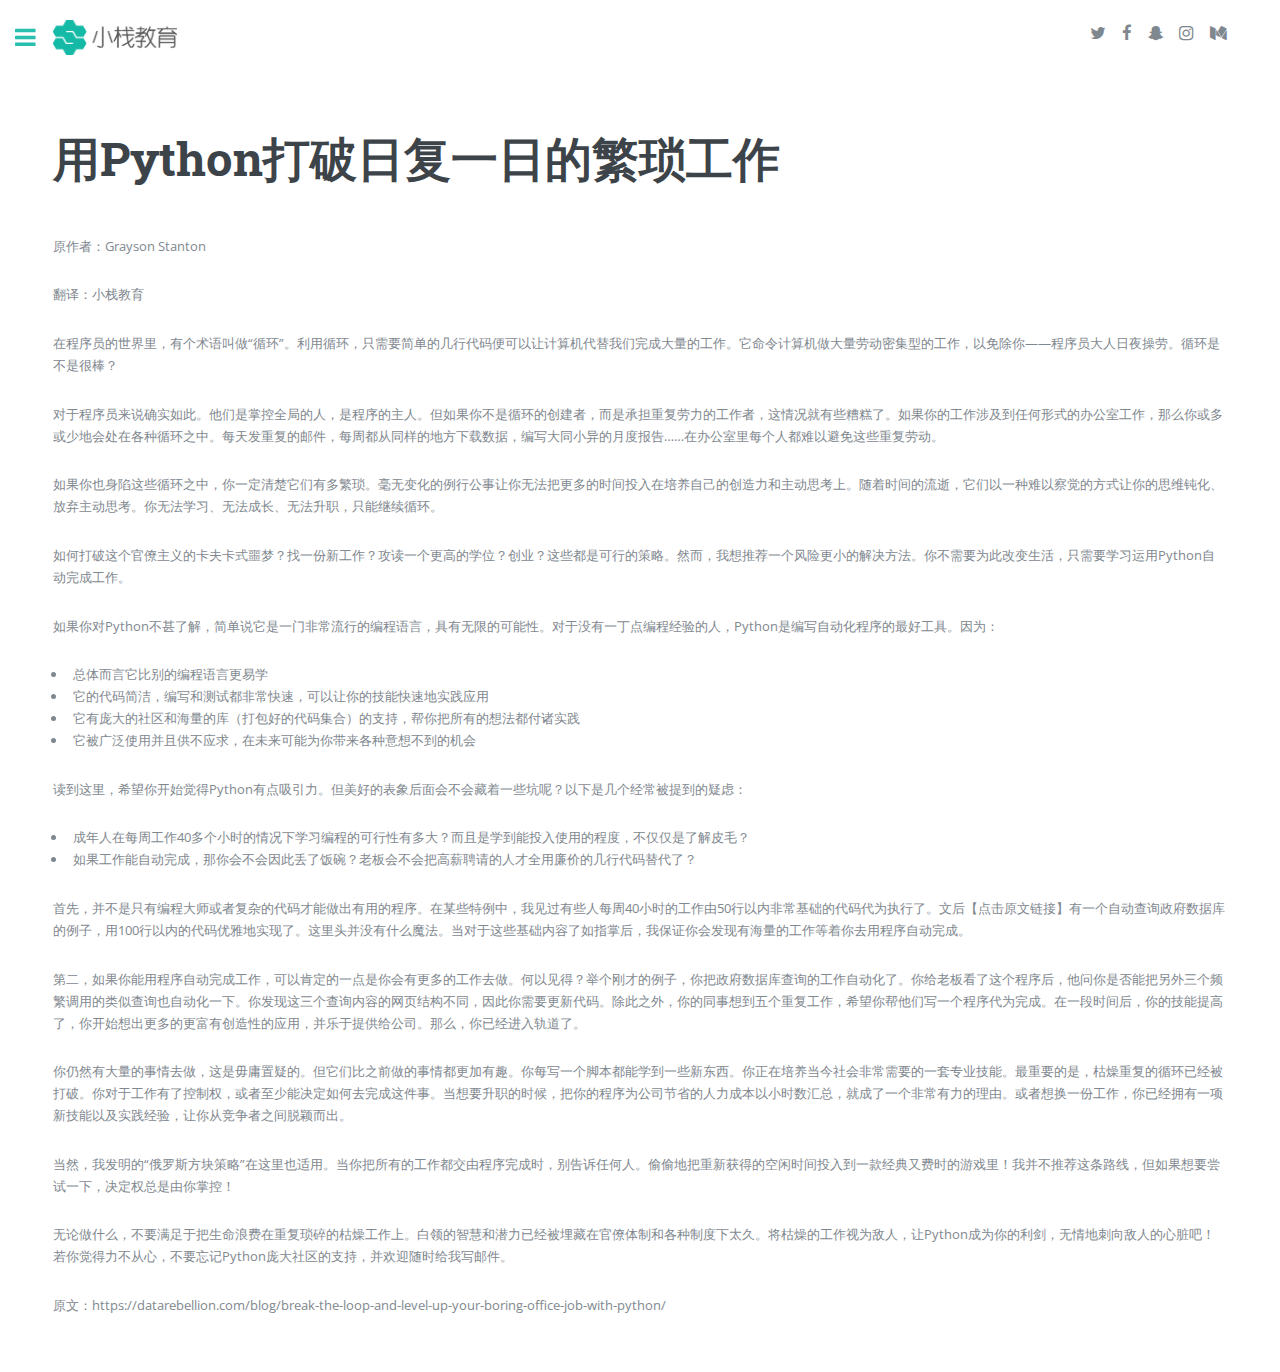
<file: article1.html>
<!DOCTYPE HTML>
<!--
	Editorial by HTML5 UP
	html5up.net | @ajlkn
	Free for personal and commercial use under the CCA 3.0 license (html5up.net/license)
-->
<html>
	<head>
		<title>博客文章-小栈教育</title>
		<meta charset="utf-8" />
		<meta name="viewport" content="width=device-width, initial-scale=1, user-scalable=no" />
		<!--[if lte IE 8]><script src="assets/js/ie/html5shiv.js"></script><![endif]-->
		<link rel="stylesheet" href="assets/css/main.css" />
		<!--[if lte IE 9]><link rel="stylesheet" href="assets/css/ie9.css" /><![endif]-->
		<!--[if lte IE 8]><link rel="stylesheet" href="assets/css/ie8.css" /><![endif]-->
	</head>
	<body>

		<!-- Wrapper -->
			<div id="wrapper">

				<!-- Main -->
					<div id="main">
						<div class="inner">

							<!-- Header -->
								<header id="header">
									<a href="index.html" class="logo"><img src='images/logo.png'></a>
									<ul class="icons">
										<li><a href="#" class="icon fa-twitter"><span class="label">Twitter</span></a></li>
										<li><a href="#" class="icon fa-facebook"><span class="label">Facebook</span></a></li>
										<li><a href="#" class="icon fa-snapchat-ghost"><span class="label">Snapchat</span></a></li>
										<li><a href="#" class="icon fa-instagram"><span class="label">Instagram</span></a></li>
										<li><a href="#" class="icon fa-medium"><span class="label">Medium</span></a></li>
									</ul>
								</header>

							<!-- Content -->
								<section>
									<header class="main">
										<h1>用Python打破日复一日的繁琐工作</h1>
									</header>

									<p>原作者：Grayson Stanton</p>

									<p>翻译：小栈教育</p>

									<p>在程序员的世界里，有个术语叫做“循环”。利用循环，只需要简单的几行代码便可以让计算机代替我们完成大量的工作。它命令计算机做大量劳动密集型的工作，以免除你——程序员大人日夜操劳。循环是不是很棒？</p>

									<p>对于程序员来说确实如此。他们是掌控全局的人，是程序的主人。但如果你不是循环的创建者，而是承担重复劳力的工作者，这情况就有些糟糕了。如果你的工作涉及到任何形式的办公室工作，那么你或多或少地会处在各种循环之中。每天发重复的邮件，每周都从同样的地方下载数据，编写大同小异的月度报告……在办公室里每个人都难以避免这些重复劳动。</p>

									<p>如果你也身陷这些循环之中，你一定清楚它们有多繁琐。毫无变化的例行公事让你无法把更多的时间投入在培养自己的创造力和主动思考上。随着时间的流逝，它们以一种难以察觉的方式让你的思维钝化、放弃主动思考。你无法学习、无法成长、无法升职，只能继续循环。</p>
									<p>如何打破这个官僚主义的卡夫卡式噩梦？找一份新工作？攻读一个更高的学位？创业？这些都是可行的策略。然而，我想推荐一个风险更小的解决方法。你不需要为此改变生活，只需要学习运用Python自动完成工作。</p>
									<p>如果你对Python不甚了解，简单说它是一门非常流行的编程语言，具有无限的可能性。对于没有一丁点编程经验的人，Python是编写自动化程序的最好工具。因为：</p>
									<ul>
										<li>总体而言它比别的编程语言更易学</li>
										<li>它的代码简洁，编写和测试都非常快速，可以让你的技能快速地实践应用</li>
										<li>它有庞大的社区和海量的库（打包好的代码集合）的支持，帮你把所有的想法都付诸实践</li>
										<li>它被广泛使用并且供不应求，在未来可能为你带来各种意想不到的机会</li>
									</ul>
									<p>读到这里，希望你开始觉得Python有点吸引力。但美好的表象后面会不会藏着一些坑呢？以下是几个经常被提到的疑虑：</p>
									<ul>
										<li>成年人在每周工作40多个小时的情况下学习编程的可行性有多大？而且是学到能投入使用的程度，不仅仅是了解皮毛？</li>
										<li>如果工作能自动完成，那你会不会因此丢了饭碗？老板会不会把高薪聘请的人才全用廉价的几行代码替代了？</li>
									</ul>
									<p>首先，并不是只有编程大师或者复杂的代码才能做出有用的程序。在某些特例中，我见过有些人每周40小时的工作由50行以内非常基础的代码代为执行了。文后【点击原文链接】有一个自动查询政府数据库的例子，用100行以内的代码优雅地实现了。这里头并没有什么魔法。当对于这些基础内容了如指掌后，我保证你会发现有海量的工作等着你去用程序自动完成。</p>
									<p>第二，如果你能用程序自动完成工作，可以肯定的一点是你会有更多的工作去做。何以见得？举个刚才的例子，你把政府数据库查询的工作自动化了。你给老板看了这个程序后，他问你是否能把另外三个频繁调用的类似查询也自动化一下。你发现这三个查询内容的网页结构不同，因此你需要更新代码。除此之外，你的同事想到五个重复工作，希望你帮他们写一个程序代为完成。在一段时间后，你的技能提高了，你开始想出更多的更富有创造性的应用，并乐于提供给公司。那么，你已经进入轨道了。</p>
									<p>你仍然有大量的事情去做，这是毋庸置疑的。但它们比之前做的事情都更加有趣。你每写一个脚本都能学到一些新东西。你正在培养当今社会非常需要的一套专业技能。最重要的是，枯燥重复的循环已经被打破。你对于工作有了控制权，或者至少能决定如何去完成这件事。当想要升职的时候，把你的程序为公司节省的人力成本以小时数汇总，就成了一个非常有力的理由。或者想换一份工作，你已经拥有一项新技能以及实践经验，让你从竞争者之间脱颖而出。</p>
									<p>当然，我发明的“俄罗斯方块策略”在这里也适用。当你把所有的工作都交由程序完成时，别告诉任何人。偷偷地把重新获得的空闲时间投入到一款经典又费时的游戏里！我并不推荐这条路线，但如果想要尝试一下，决定权总是由你掌控！</p>
									<p>无论做什么，不要满足于把生命浪费在重复琐碎的枯燥工作上。白领的智慧和潜力已经被埋藏在官僚体制和各种制度下太久。将枯燥的工作视为敌人，让Python成为你的利剑，无情地刺向敌人的心脏吧！若你觉得力不从心，不要忘记Python庞大社区的支持，并欢迎随时给我写邮件。</p>
									<p>原文：https://datarebellion.com/blog/break-the-loop-and-level-up-your-boring-office-job-with-python/</p>
									

								</section>

						</div>
					</div>

				<!-- Sidebar -->
					<div id="sidebar">
						<div class="inner">

							<!-- Search -->
								<section id="search" class="alt">
									<form method="post" action="#">
										<input type="text" name="query" id="query" placeholder="Search" />
									</form>
								</section>

							<!-- Menu -->
								<nav id="menu">
									<header class="major">
										<h2><a href='index.html'>小栈教育</a></h2>
									</header>
									<ul>
										<li><a href="index.html">回到主页</a></li>
										<li><a href="aboutus.html">关于我们</a></li>
										
										<li>
											<span class="opener">课程一览</span>
											<ul>
												<li><a href="javascript.html">JavaScript精品班</a></li>
												<li><a href="python.html">Python少年班</a></li>
												<li><a href="new_course.html">iOS应用</a></li>
												<li><a href="new_course.html">乐高MindStorm</a></li>
												<li><a href="new_course.html">网络课程</a></li>
											</ul>
										<li><a href="index-blog.html">小栈博客</a></li>
										<li><a href="job.html">企业招聘</a></li>
									</ul>
								</nav>

							<!-- Section -->
								<!--<section>
									<header class="major">
										<h2>Ante interdum</h2>
									</header>
									<div class="mini-posts">
										<article>
											<a href="#" class="image"><img src="images/pic07.jpg" alt="" /></a>
											<p>Aenean ornare velit lacus, ac varius enim lorem ullamcorper dolore aliquam.</p>
										</article>
										<article>
											<a href="#" class="image"><img src="images/pic08.jpg" alt="" /></a>
											<p>Aenean ornare velit lacus, ac varius enim lorem ullamcorper dolore aliquam.</p>
										</article>
										<article>
											<a href="#" class="image"><img src="images/pic09.jpg" alt="" /></a>
											<p>Aenean ornare velit lacus, ac varius enim lorem ullamcorper dolore aliquam.</p>
										</article>
									</div>
									<ul class="actions">
										<li><a href="#" class="button">More</a></li>
									</ul>
								</section>

							<!-- Section -->
								<section>
									<header class="major">
										<h2>联系我们</h2>
									</header>
									<p>工作时间：周一到周五 9:00-18:00</p>
									<ul class="contact" width=100%>
										<li class="fa-envelope-o"><a href="#">info@stackedu.com</a></li>
										<li class="fa-phone">（010）5713-7023</li>
										<li class="fa-home">北京东城区东四九条88号 共享际<br />
										100020</li>
									</ul>
									<img src='images/map.png'>
								</section>

						</div>
					</div>

			</div>

		<!-- Scripts -->
			<script src="assets/js/jquery.min.js"></script>
			<script src="assets/js/skel.min.js"></script>
			<script src="assets/js/util.js"></script>
			<!--[if lte IE 8]><script src="assets/js/ie/respond.min.js"></script><![endif]-->
			<script src="assets/js/main.js"></script>
			<script>
			  (function(i,s,o,g,r,a,m){i['GoogleAnalyticsObject']=r;i[r]=i[r]||function(){
			  (i[r].q=i[r].q||[]).push(arguments)},i[r].l=1*new Date();a=s.createElement(o),
			  m=s.getElementsByTagName(o)[0];a.async=1;a.src=g;m.parentNode.insertBefore(a,m)
			  })(window,document,'script','https://www.google-analytics.com/analytics.js','ga');

			  ga('create', 'UA-93675513-1', 'auto');
			  ga('send', 'pageview');

			</script>

	</body>
</html>
</file>
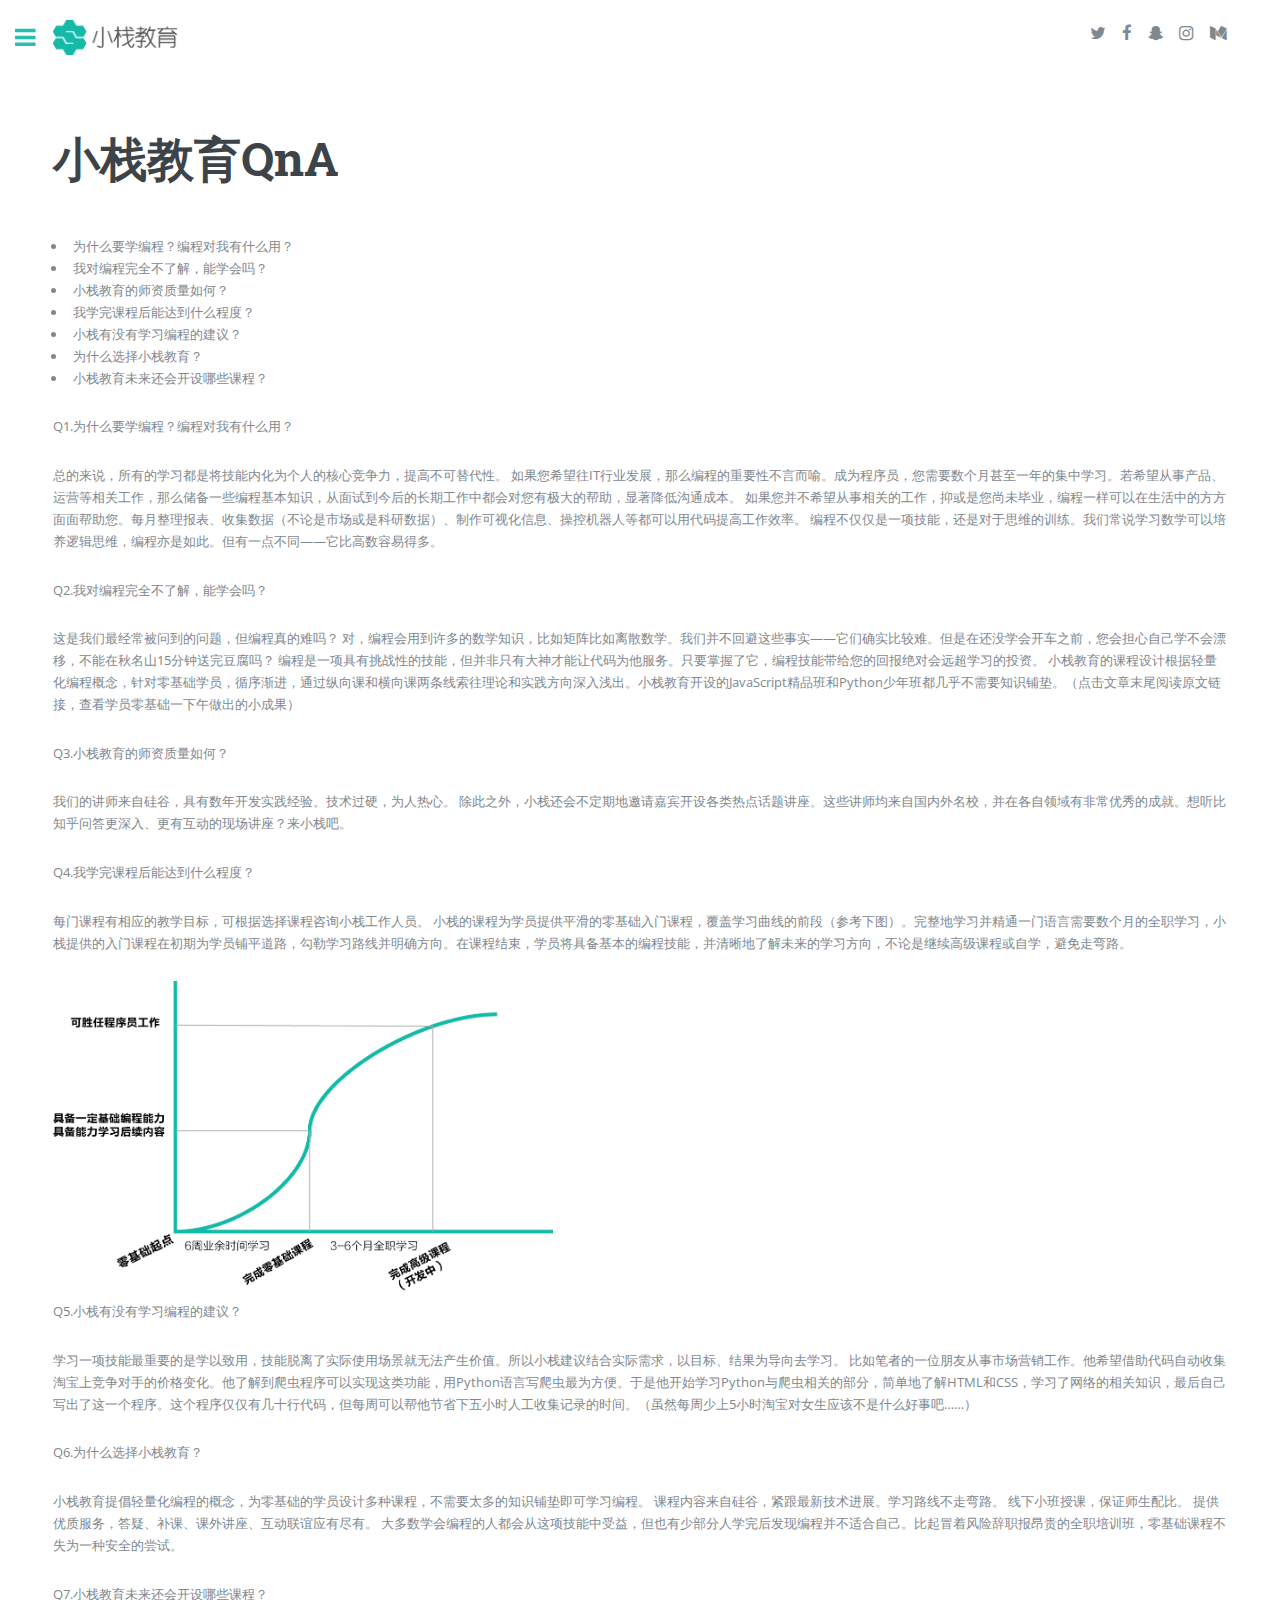
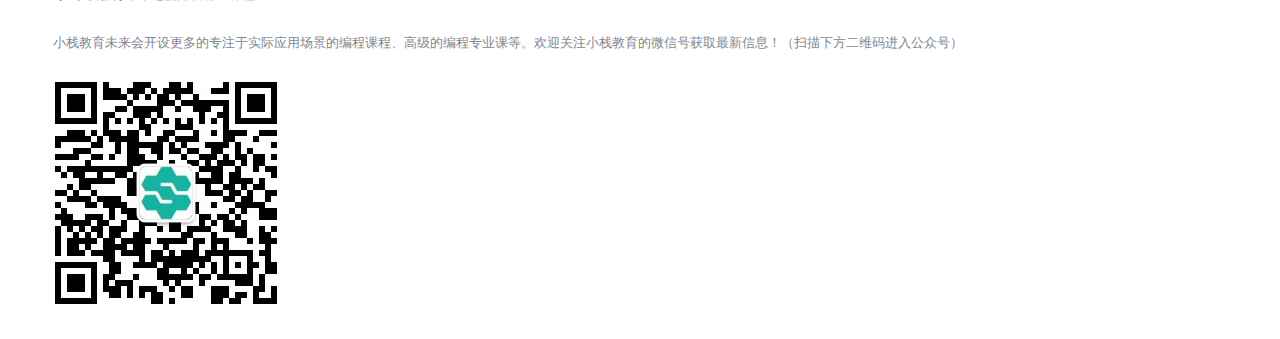
<file: article2.html>
<!DOCTYPE HTML>
<!--
	Editorial by HTML5 UP
	html5up.net | @ajlkn
	Free for personal and commercial use under the CCA 3.0 license (html5up.net/license)
-->
<html>
	<head>
		<title>博客文章-小栈教育</title>
		<meta charset="utf-8" />
		<meta name="viewport" content="width=device-width, initial-scale=1, user-scalable=no" />
		<!--[if lte IE 8]><script src="assets/js/ie/html5shiv.js"></script><![endif]-->
		<link rel="stylesheet" href="assets/css/main.css" />
		<!--[if lte IE 9]><link rel="stylesheet" href="assets/css/ie9.css" /><![endif]-->
		<!--[if lte IE 8]><link rel="stylesheet" href="assets/css/ie8.css" /><![endif]-->
	</head>
	<body>

		<!-- Wrapper -->
			<div id="wrapper">

				<!-- Main -->
					<div id="main">
						<div class="inner">

							<!-- Header -->
								<header id="header">
									<a href="index.html" class="logo"><img src='images/logo.png'></a>
									<ul class="icons">
										<li><a href="#" class="icon fa-twitter"><span class="label">Twitter</span></a></li>
										<li><a href="#" class="icon fa-facebook"><span class="label">Facebook</span></a></li>
										<li><a href="#" class="icon fa-snapchat-ghost"><span class="label">Snapchat</span></a></li>
										<li><a href="#" class="icon fa-instagram"><span class="label">Instagram</span></a></li>
										<li><a href="#" class="icon fa-medium"><span class="label">Medium</span></a></li>
									</ul>
								</header>

							<!-- Content -->
								<section>
									<header class="main">
										<h1>小栈教育QnA</h1>
									</header>

									<ul>
										<li>为什么要学编程？编程对我有什么用？</li>
										<li>我对编程完全不了解，能学会吗？</li>
										<li>小栈教育的师资质量如何？</li>
										<li>我学完课程后能达到什么程度？</li>
										<li>小栈有没有学习编程的建议？</li>
										<li>为什么选择小栈教育？</li>
										<li>小栈教育未来还会开设哪些课程？</li>
									</ul>

									<p>Q1.为什么要学编程？编程对我有什么用？</p>

									<p>总的来说，所有的学习都是将技能内化为个人的核心竞争力，提高不可替代性。
									如果您希望往IT行业发展，那么编程的重要性不言而喻。成为程序员，您需要数个月甚至一年的集中学习。若希望从事产品、运营等相关工作，那么储备一些编程基本知识，从面试到今后的长期工作中都会对您有极大的帮助，显著降低沟通成本。
									如果您并不希望从事相关的工作，抑或是您尚未毕业，编程一样可以在生活中的方方面面帮助您。每月整理报表、收集数据（不论是市场或是科研数据）、制作可视化信息、操控机器人等都可以用代码提高工作效率。
									编程不仅仅是一项技能，还是对于思维的训练。我们常说学习数学可以培养逻辑思维，编程亦是如此。但有一点不同——它比高数容易得多。</p>

									<p>Q2.我对编程完全不了解，能学会吗？</p>

									<p>这是我们最经常被问到的问题，但编程真的难吗？
									对，编程会用到许多的数学知识，比如矩阵比如离散数学。我们并不回避这些事实——它们确实比较难。但是在还没学会开车之前，您会担心自己学不会漂移，不能在秋名山15分钟送完豆腐吗？
									编程是一项具有挑战性的技能，但并非只有大神才能让代码为他服务。只要掌握了它，编程技能带给您的回报绝对会远超学习的投资。
									小栈教育的课程设计根据轻量化编程概念，针对零基础学员，循序渐进，通过纵向课和横向课两条线索往理论和实践方向深入浅出。小栈教育开设的JavaScript精品班和Python少年班都几乎不需要知识铺垫。（点击文章末尾阅读原文链接，查看学员零基础一下午做出的小成果）</p>
									<p>Q3.小栈教育的师资质量如何？</p>
									<p>我们的讲师来自硅谷，具有数年开发实践经验。技术过硬，为人热心。
									除此之外，小栈还会不定期地邀请嘉宾开设各类热点话题讲座。这些讲师均来自国内外名校，并在各自领域有非常优秀的成就。想听比知乎问答更深入、更有互动的现场讲座？来小栈吧。</p>

									<p>Q4.我学完课程后能达到什么程度？</p>
									
									<p>每门课程有相应的教学目标，可根据选择课程咨询小栈工作人员。
									小栈的课程为学员提供平滑的零基础入门课程，覆盖学习曲线的前段（参考下图）。完整地学习并精通一门语言需要数个月的全职学习，小栈提供的入门课程在初期为学员铺平道路，勾勒学习路线并明确方向。在课程结束，学员将具备基本的编程技能，并清晰地了解未来的学习方向，不论是继续高级课程或自学，避免走弯路。</p>

									<img style="max-width:500px" src='images/learning_curve.png'>
									
									<p>Q5.小栈有没有学习编程的建议？</p>
									<p>学习一项技能最重要的是学以致用，技能脱离了实际使用场景就无法产生价值。所以小栈建议结合实际需求，以目标、结果为导向去学习。
									比如笔者的一位朋友从事市场营销工作。他希望借助代码自动收集淘宝上竞争对手的价格变化。他了解到爬虫程序可以实现这类功能，用Python语言写爬虫最为方便。于是他开始学习Python与爬虫相关的部分，简单地了解HTML和CSS，学习了网络的相关知识，最后自己写出了这一个程序。这个程序仅仅有几十行代码，但每周可以帮他节省下五小时人工收集记录的时间。（虽然每周少上5小时淘宝对女生应该不是什么好事吧……）</p>

									<p>Q6.为什么选择小栈教育？</p>
									<p>小栈教育提倡轻量化编程的概念，为零基础的学员设计多种课程，不需要太多的知识铺垫即可学习编程。
									课程内容来自硅谷，紧跟最新技术进展。学习路线不走弯路。
									线下小班授课，保证师生配比。
									提供优质服务，答疑、补课、课外讲座、互动联谊应有尽有。
									大多数学会编程的人都会从这项技能中受益，但也有少部分人学完后发现编程并不适合自己。比起冒着风险辞职报昂贵的全职培训班，零基础课程不失为一种安全的尝试。</p>
									<p>Q7.小栈教育未来还会开设哪些课程？</p>
									<p>小栈教育未来会开设更多的专注于实际应用场景的编程课程、高级的编程专业课等。欢迎关注小栈教育的微信号获取最新信息！（扫描下方二维码进入公众号）</p>
									<img src='images/qrcode-tailored.png'>
									

								</section>

						</div>
					</div>

				<!-- Sidebar -->
					<div id="sidebar">
						<div class="inner">

							<!-- Search -->
								<section id="search" class="alt">
									<form method="post" action="#">
										<input type="text" name="query" id="query" placeholder="Search" />
									</form>
								</section>

							<!-- Menu -->
								<nav id="menu">
									<header class="major">
										<h2><a href='index.html'>小栈教育</a></h2>
									</header>
									<ul>
										<li><a href="index.html">回到主页</a></li>
										<li><a href="aboutus.html">关于我们</a></li>
										
										<li>
											<span class="opener">课程一览</span>
											<ul>
												<li><a href="javascript.html">JavaScript精品班</a></li>
												<li><a href="python.html">Python少年班</a></li>
												<li><a href="new_course.html">iOS应用</a></li>
												<li><a href="new_course.html">乐高MindStorm</a></li>
												<li><a href="new_course.html">网络课程</a></li>
											</ul>
										<li><a href="index-blog.html">小栈博客</a></li>
										<li><a href="job.html">企业招聘</a></li>
									</ul>
								</nav>

							<!-- Section -->
								<!--<section>
									<header class="major">
										<h2>Ante interdum</h2>
									</header>
									<div class="mini-posts">
										<article>
											<a href="#" class="image"><img src="images/pic07.jpg" alt="" /></a>
											<p>Aenean ornare velit lacus, ac varius enim lorem ullamcorper dolore aliquam.</p>
										</article>
										<article>
											<a href="#" class="image"><img src="images/pic08.jpg" alt="" /></a>
											<p>Aenean ornare velit lacus, ac varius enim lorem ullamcorper dolore aliquam.</p>
										</article>
										<article>
											<a href="#" class="image"><img src="images/pic09.jpg" alt="" /></a>
											<p>Aenean ornare velit lacus, ac varius enim lorem ullamcorper dolore aliquam.</p>
										</article>
									</div>
									<ul class="actions">
										<li><a href="#" class="button">More</a></li>
									</ul>
								</section>

							<!-- Section -->
								<section>
									<header class="major">
										<h2>联系我们</h2>
									</header>
									<p>工作时间：周一到周五 9:00-18:00</p>
									<ul class="contact" width=100%>
										<li class="fa-envelope-o"><a href="#">info@stackedu.com</a></li>
										<li class="fa-phone">（010）5713-7023</li>
										<li class="fa-home">北京东城区东四九条88号 共享际<br />
										100020</li>
									</ul>
									<img src='images/map.png'>
								</section>

						</div>
					</div>

			</div>

		<!-- Scripts -->
			<script src="assets/js/jquery.min.js"></script>
			<script src="assets/js/skel.min.js"></script>
			<script src="assets/js/util.js"></script>
			<!--[if lte IE 8]><script src="assets/js/ie/respond.min.js"></script><![endif]-->
			<script src="assets/js/main.js"></script>
			<script>
			  (function(i,s,o,g,r,a,m){i['GoogleAnalyticsObject']=r;i[r]=i[r]||function(){
			  (i[r].q=i[r].q||[]).push(arguments)},i[r].l=1*new Date();a=s.createElement(o),
			  m=s.getElementsByTagName(o)[0];a.async=1;a.src=g;m.parentNode.insertBefore(a,m)
			  })(window,document,'script','https://www.google-analytics.com/analytics.js','ga');

			  ga('create', 'UA-93675513-1', 'auto');
			  ga('send', 'pageview');

			</script>

	</body>
</html>
</file>
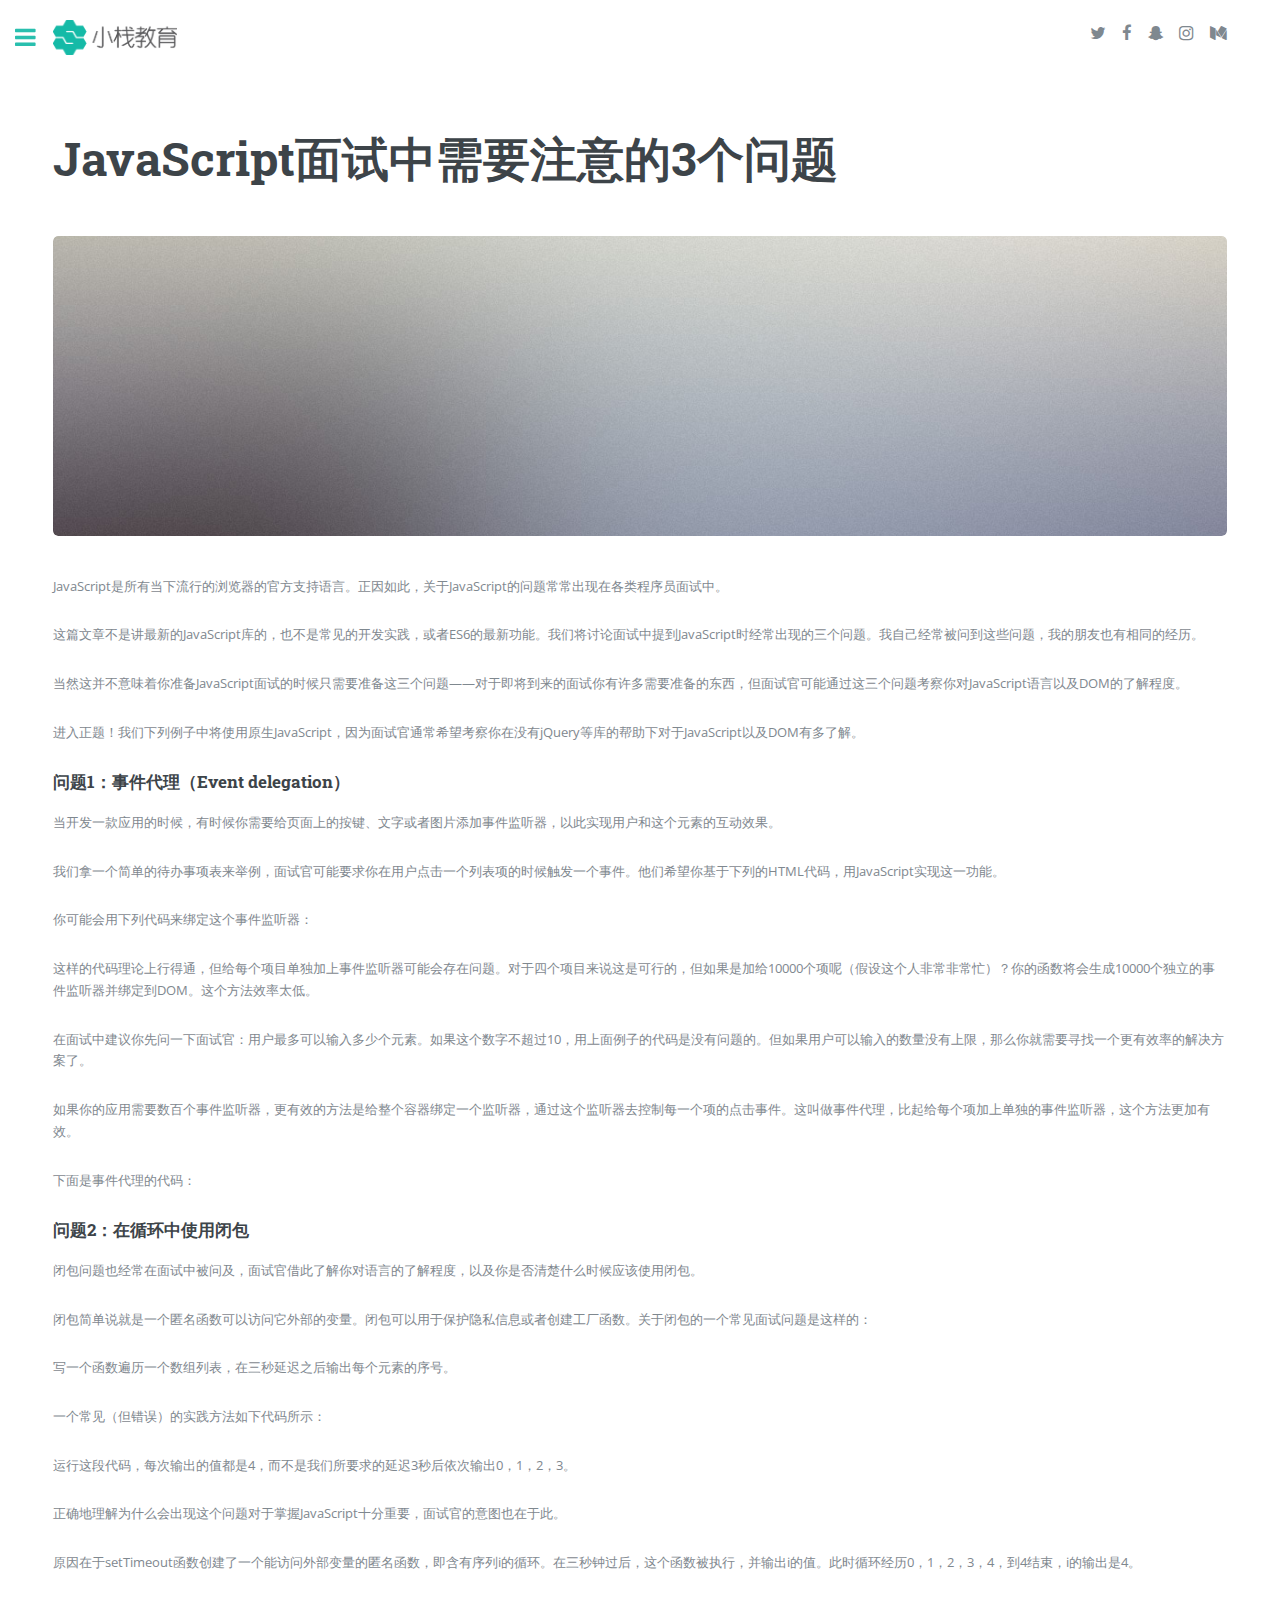
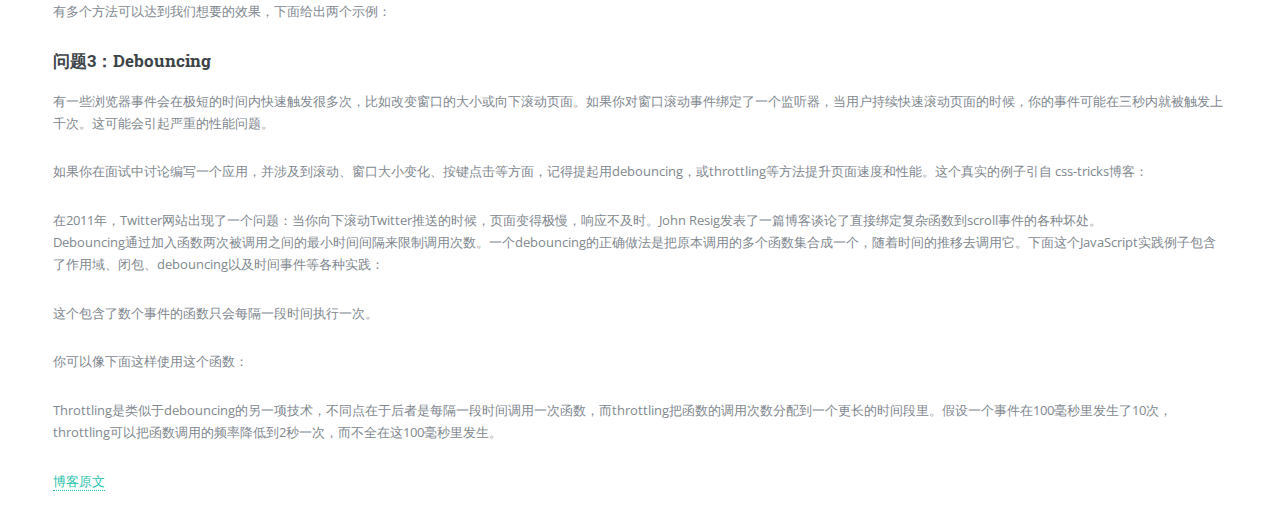
<file: article3.html>
<!DOCTYPE HTML>
<!--
	Editorial by HTML5 UP
	html5up.net | @ajlkn
	Free for personal and commercial use under the CCA 3.0 license (html5up.net/license)
-->
<html>
	<head>
		<title>博客文章-小栈教育</title>
		<meta charset="utf-8" />
		<meta name="viewport" content="width=device-width, initial-scale=1, user-scalable=no" />
		<!--[if lte IE 8]><script src="assets/js/ie/html5shiv.js"></script><![endif]-->
		<link rel="stylesheet" href="assets/css/main.css" />
		<!--[if lte IE 9]><link rel="stylesheet" href="assets/css/ie9.css" /><![endif]-->
		<!--[if lte IE 8]><link rel="stylesheet" href="assets/css/ie8.css" /><![endif]-->
	</head>
	<body>

		<!-- Wrapper -->
			<div id="wrapper">

				<!-- Main -->
					<div id="main">
						<div class="inner">

							<!-- Header -->
								<header id="header">
									<a href="index.html" class="logo"><img src='images/logo.png'></a>
									<ul class="icons">
										<li><a href="#" class="icon fa-twitter"><span class="label">Twitter</span></a></li>
										<li><a href="#" class="icon fa-facebook"><span class="label">Facebook</span></a></li>
										<li><a href="#" class="icon fa-snapchat-ghost"><span class="label">Snapchat</span></a></li>
										<li><a href="#" class="icon fa-instagram"><span class="label">Instagram</span></a></li>
										<li><a href="#" class="icon fa-medium"><span class="label">Medium</span></a></li>
									</ul>
								</header>

							<!-- Content -->
								<section>
									<header class="main">
										<h1>JavaScript面试中需要注意的3个问题</h1>
									</header>

									<span class="image main"><img src="images/pic11.jpg" alt="" /></span>

									<p>JavaScript是所有当下流行的浏览器的官方支持语言。正因如此，关于JavaScript的问题常常出现在各类程序员面试中。</p>

									<p>这篇文章不是讲最新的JavaScript库的，也不是常见的开发实践，或者ES6的最新功能。我们将讨论面试中提到JavaScript时经常出现的三个问题。我自己经常被问到这些问题，我的朋友也有相同的经历。</p>

									<p>当然这并不意味着你准备JavaScript面试的时候只需要准备这三个问题——对于即将到来的面试你有许多需要准备的东西，但面试官可能通过这三个问题考察你对JavaScript语言以及DOM的了解程度。</p>

									<p>进入正题！我们下列例子中将使用原生JavaScript，因为面试官通常希望考察你在没有jQuery等库的帮助下对于JavaScript以及DOM有多了解。</p>

									<h3>问题1：事件代理（Event delegation）</h3>

									<p>当开发一款应用的时候，有时候你需要给页面上的按键、文字或者图片添加事件监听器，以此实现用户和这个元素的互动效果。</p>

									<p>我们拿一个简单的待办事项表来举例，面试官可能要求你在用户点击一个列表项的时候触发一个事件。他们希望你基于下列的HTML代码，用JavaScript实现这一功能。</p>

									<script src="https://gist.github.com/danielborowski/5ecc889f1324b69ef6668cff5470c92c.js"></script>

									<p>你可能会用下列代码来绑定这个事件监听器：</p>

									<script src="https://gist.github.com/danielborowski/23f8a5e5a12248654ba345bcdf7ba6fe.js"></script>

									<p>这样的代码理论上行得通，但给每个项目单独加上事件监听器可能会存在问题。对于四个项目来说这是可行的，但如果是加给10000个项呢（假设这个人非常非常忙）？你的函数将会生成10000个独立的事件监听器并绑定到DOM。这个方法效率太低。</p>

									<p>在面试中建议你先问一下面试官：用户最多可以输入多少个元素。如果这个数字不超过10，用上面例子的代码是没有问题的。但如果用户可以输入的数量没有上限，那么你就需要寻找一个更有效率的解决方案了。</p>

									<p>如果你的应用需要数百个事件监听器，更有效的方法是给整个容器绑定一个监听器，通过这个监听器去控制每一个项的点击事件。这叫做事件代理，比起给每个项加上单独的事件监听器，这个方法更加有效。</p>

									<p>下面是事件代理的代码：</p>

									<script src="https://gist.github.com/danielborowski/80179ee1b361b9c792e49f6453ce276f.js"></script>

									<h3>问题2：在循环中使用闭包</h3>

									<p>闭包问题也经常在面试中被问及，面试官借此了解你对语言的了解程度，以及你是否清楚什么时候应该使用闭包。</p>

									<p>闭包简单说就是一个匿名函数可以访问它外部的变量。闭包可以用于保护隐私信息或者创建工厂函数。关于闭包的一个常见面试问题是这样的：</p>

									<p>写一个函数遍历一个数组列表，在三秒延迟之后输出每个元素的序号。</p>

									<p>一个常见（但错误）的实践方法如下代码所示：</p>

									<script src="https://gist.github.com/danielborowski/2979deaab5a7d3b5bd9e7d3794c21cd7.js"></script>

									<p>运行这段代码，每次输出的值都是4，而不是我们所要求的延迟3秒后依次输出0，1，2，3。</p>

									<p>正确地理解为什么会出现这个问题对于掌握JavaScript十分重要，面试官的意图也在于此。</p>

									<p>原因在于setTimeout函数创建了一个能访问外部变量的匿名函数，即含有序列i的循环。在三秒钟过后，这个函数被执行，并输出i的值。此时循环经历0，1，2，3，4，到4结束，i的输出是4。</p>

									<p>有多个方法可以达到我们想要的效果，下面给出两个示例：</p>

									<script src="https://gist.github.com/danielborowski/19ac92cc8e985e4bded2dd445f925345.js"></script>

									<script src="https://gist.github.com/danielborowski/9ff069c35c8210bd3f4d9ff27f800b61.js"></script>

									<h3>问题3：Debouncing</h3>

									<p>有一些浏览器事件会在极短的时间内快速触发很多次，比如改变窗口的大小或向下滚动页面。如果你对窗口滚动事件绑定了一个监听器，当用户持续快速滚动页面的时候，你的事件可能在三秒内就被触发上千次。这可能会引起严重的性能问题。</p>

									<p>如果你在面试中讨论编写一个应用，并涉及到滚动、窗口大小变化、按键点击等方面，记得提起用debouncing，或throttling等方法提升页面速度和性能。这个真实的例子引自 css-tricks博客：</p>

									<q>在2011年，Twitter网站出现了一个问题：当你向下滚动Twitter推送的时候，页面变得极慢，响应不及时。John Resig发表了一篇博客谈论了直接绑定复杂函数到scroll事件的各种坏处。</q>

									<p>Debouncing通过加入函数两次被调用之间的最小时间间隔来限制调用次数。一个debouncing的正确做法是把原本调用的多个函数集合成一个，随着时间的推移去调用它。下面这个JavaScript实践例子包含了作用域、闭包、debouncing以及时间事件等各种实践：</p>

									<script src="https://gist.github.com/danielborowski/8e86606949158164724f3d73da5d9ff2.js"></script>

									<p>这个包含了数个事件的函数只会每隔一段时间执行一次。</p>

									<p>你可以像下面这样使用这个函数：</p>

									<script src="https://gist.github.com/danielborowski/5b35fdcdff8d02ecf29dc386b6bf2797.js"></script>

									<p>Throttling是类似于debouncing的另一项技术，不同点在于后者是每隔一段时间调用一次函数，而throttling把函数的调用次数分配到一个更长的时间段里。假设一个事件在100毫秒里发生了10次，throttling可以把函数调用的频率降低到2秒一次，而不全在这100毫秒里发生。</p>

									<a href='https://medium.freecodecamp.com/3-questions-to-watch-out-for-in-a-javascript-interview-725012834ccb#.ea35bcf1b'>博客原文</a>

									
									

								</section>

						</div>
					</div>

				<!-- Sidebar -->
					<div id="sidebar">
						<div class="inner">

							<!-- Search -->
								<section id="search" class="alt">
									<form method="post" action="#">
										<input type="text" name="query" id="query" placeholder="Search" />
									</form>
								</section>

							<!-- Menu -->
								<nav id="menu">
									<header class="major">
										<h2><a href='index.html'>小栈教育</a></h2>
									</header>
									<ul>
										<li><a href="index.html">回到主页</a></li>
										<li><a href="aboutus.html">关于我们</a></li>
										
										<li>
											<span class="opener">课程一览</span>
											<ul>
												<li><a href="javascript.html">JavaScript精品班</a></li>
												<li><a href="python.html">Python少年班</a></li>
												<li><a href="new_course.html">iOS应用</a></li>
												<li><a href="new_course.html">乐高MindStorm</a></li>
												<li><a href="new_course.html">网络课程</a></li>
											</ul>
										<li><a href="index-blog.html">小栈博客</a></li>
										<li><a href="job.html">企业招聘</a></li>
									</ul>
								</nav>

							<!-- Section -->
								<!--<section>
									<header class="major">
										<h2>Ante interdum</h2>
									</header>
									<div class="mini-posts">
										<article>
											<a href="#" class="image"><img src="images/pic07.jpg" alt="" /></a>
											<p>Aenean ornare velit lacus, ac varius enim lorem ullamcorper dolore aliquam.</p>
										</article>
										<article>
											<a href="#" class="image"><img src="images/pic08.jpg" alt="" /></a>
											<p>Aenean ornare velit lacus, ac varius enim lorem ullamcorper dolore aliquam.</p>
										</article>
										<article>
											<a href="#" class="image"><img src="images/pic09.jpg" alt="" /></a>
											<p>Aenean ornare velit lacus, ac varius enim lorem ullamcorper dolore aliquam.</p>
										</article>
									</div>
									<ul class="actions">
										<li><a href="#" class="button">More</a></li>
									</ul>
								</section>

							<!-- Section -->
								<section>
									<header class="major">
										<h2>联系我们</h2>
									</header>
									<p>工作时间：周一到周五 9:00-18:00</p>
									<ul class="contact" width=100%>
										<li class="fa-envelope-o"><a href="#">info@stackedu.com</a></li>
										<li class="fa-phone">（010）5713-7023</li>
										<li class="fa-home">北京东城区东四九条88号 共享际<br />
										100020</li>
									</ul>
									<img src='images/map.png'>
								</section>

						</div>
					</div>

			</div>

		<!-- Scripts -->
			<script src="assets/js/jquery.min.js"></script>
			<script src="assets/js/skel.min.js"></script>
			<script src="assets/js/util.js"></script>
			<!--[if lte IE 8]><script src="assets/js/ie/respond.min.js"></script><![endif]-->
			<script src="assets/js/main.js"></script>
			<script>
			  (function(i,s,o,g,r,a,m){i['GoogleAnalyticsObject']=r;i[r]=i[r]||function(){
			  (i[r].q=i[r].q||[]).push(arguments)},i[r].l=1*new Date();a=s.createElement(o),
			  m=s.getElementsByTagName(o)[0];a.async=1;a.src=g;m.parentNode.insertBefore(a,m)
			  })(window,document,'script','https://www.google-analytics.com/analytics.js','ga');

			  ga('create', 'UA-93675513-1', 'auto');
			  ga('send', 'pageview');

			</script>

	</body>
</html>
</file>
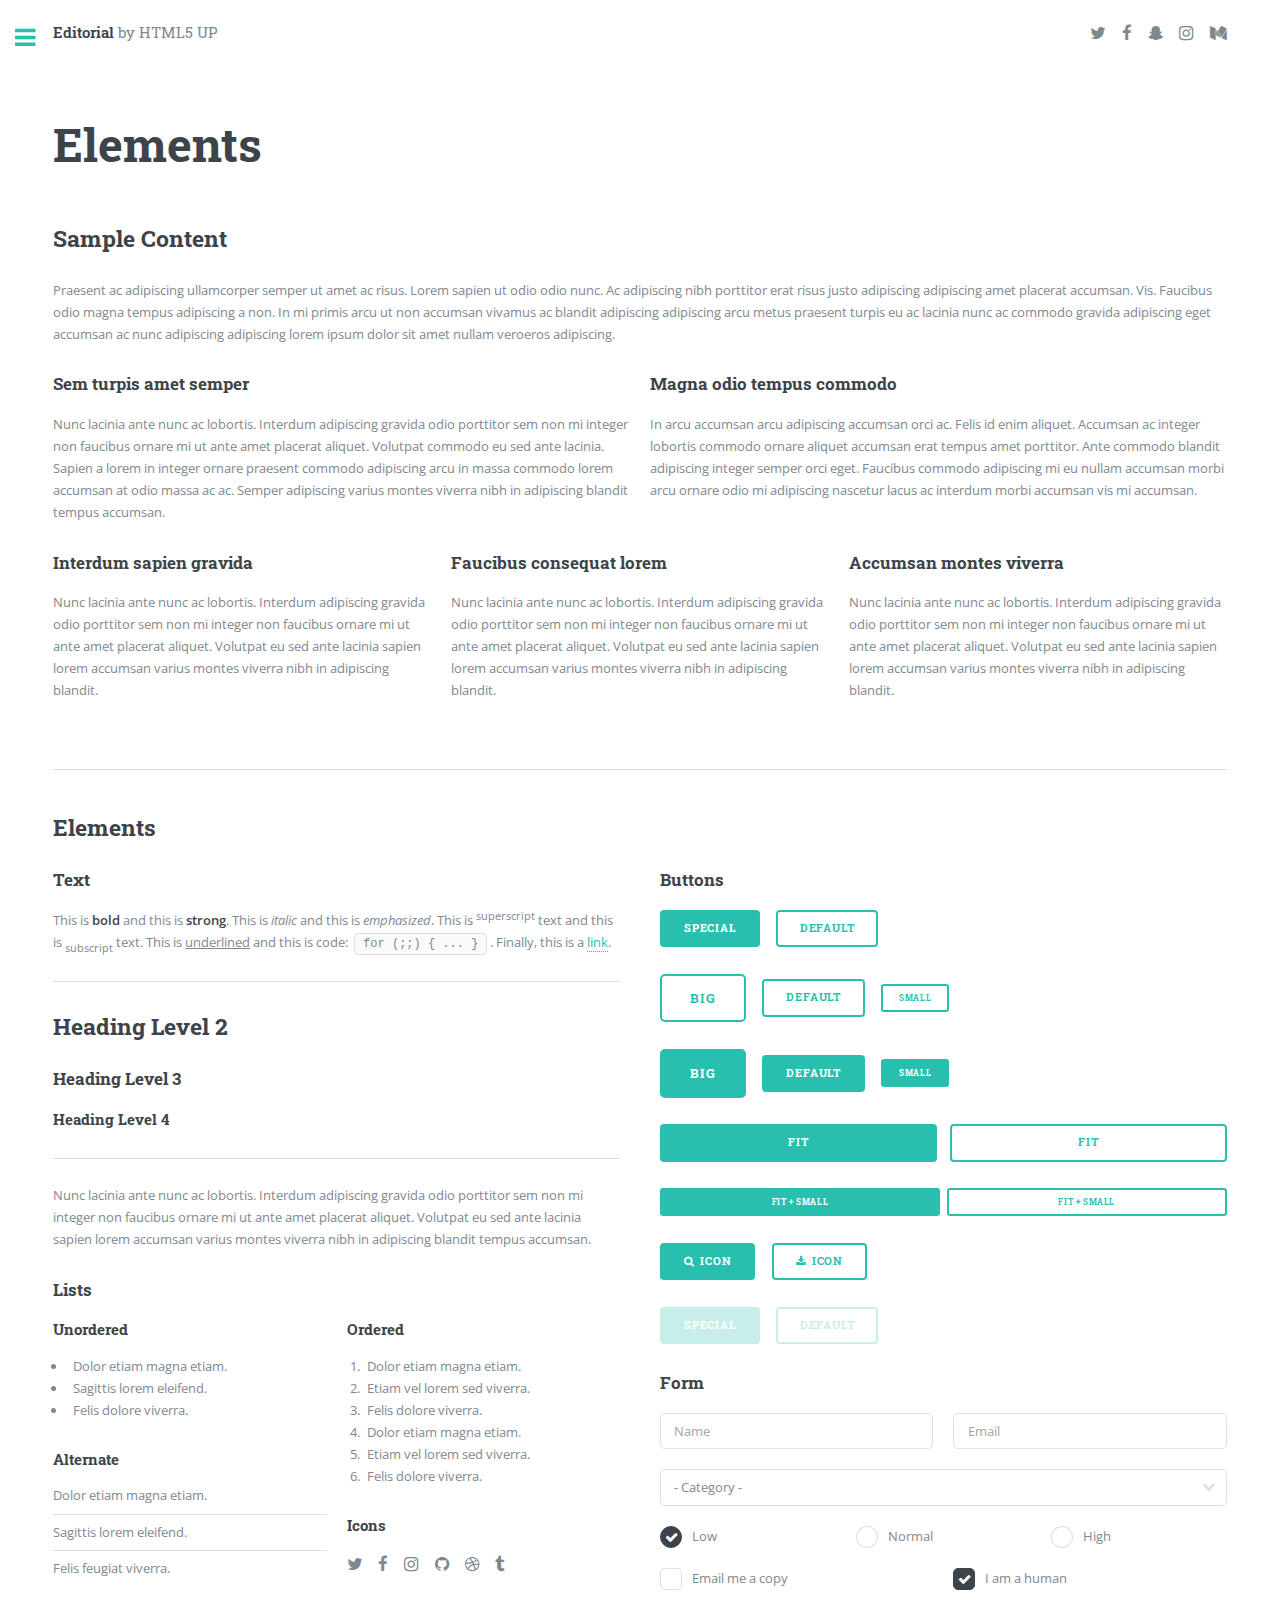
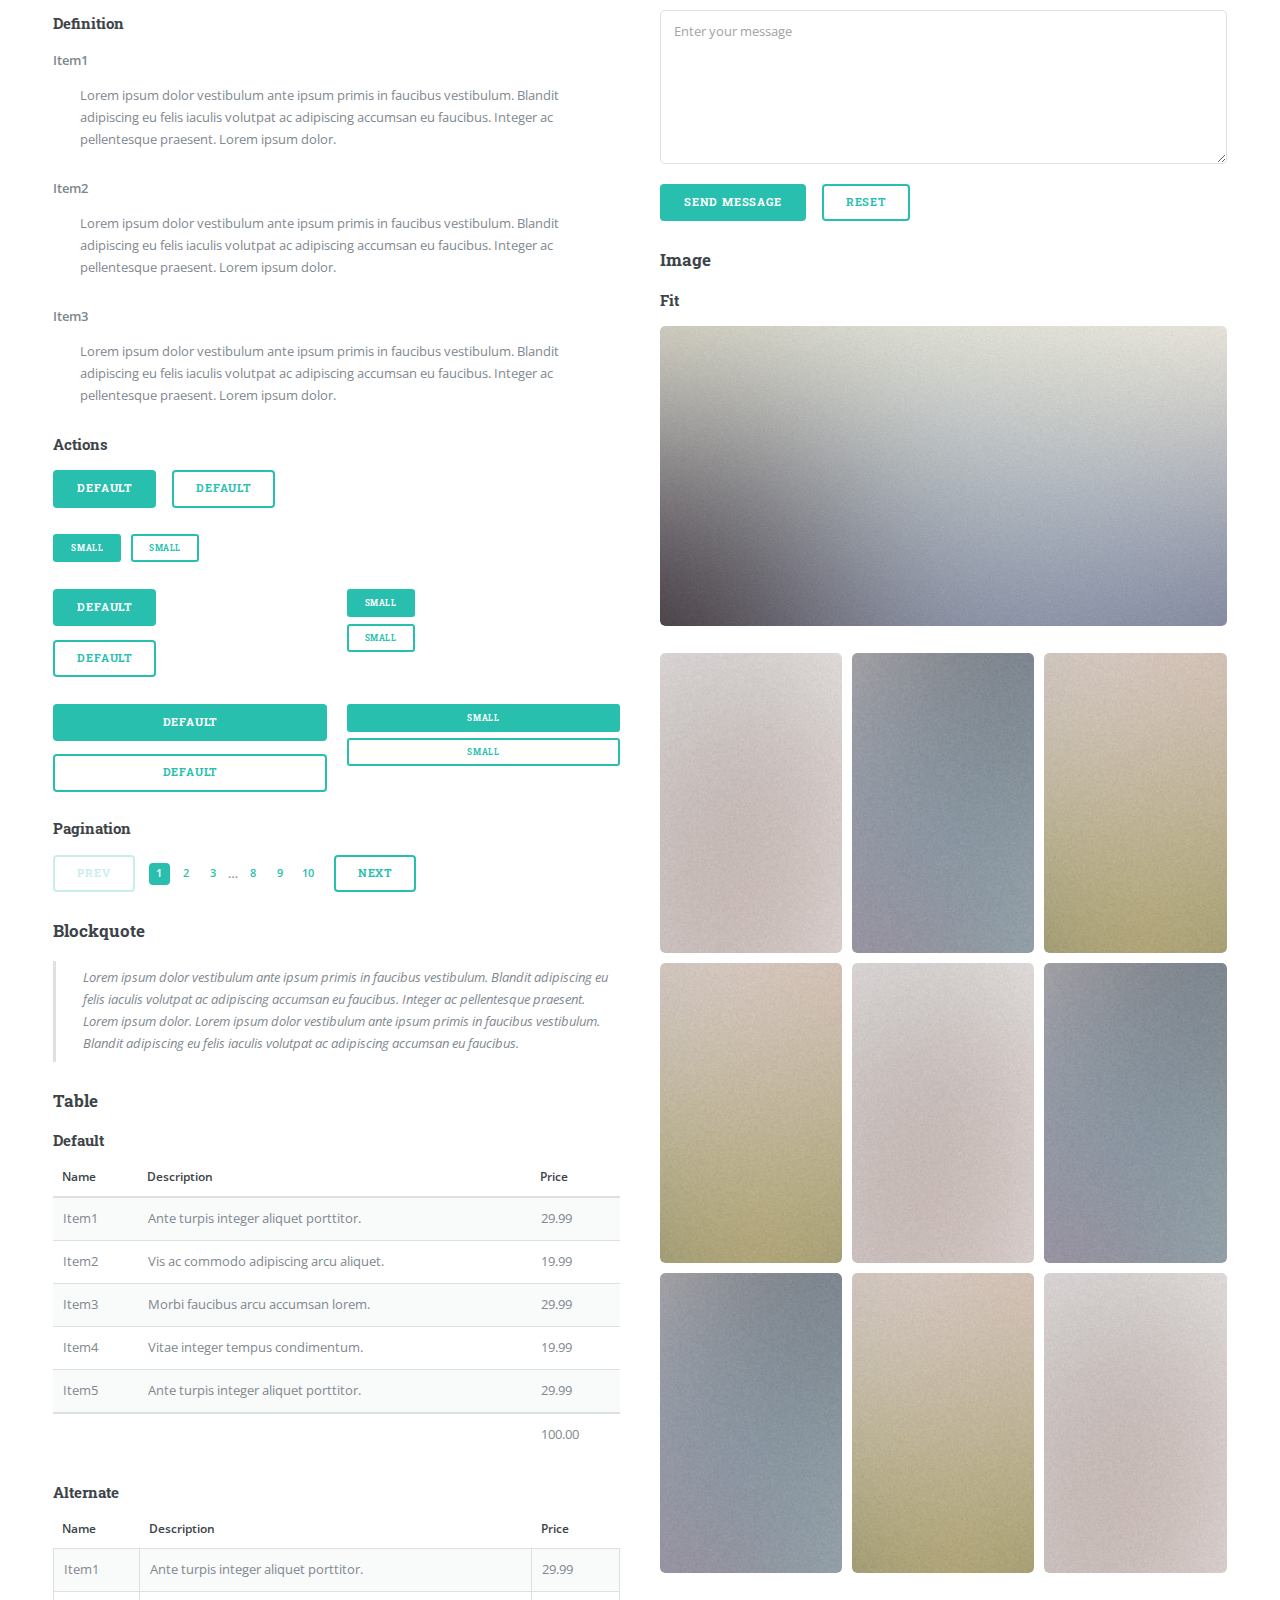
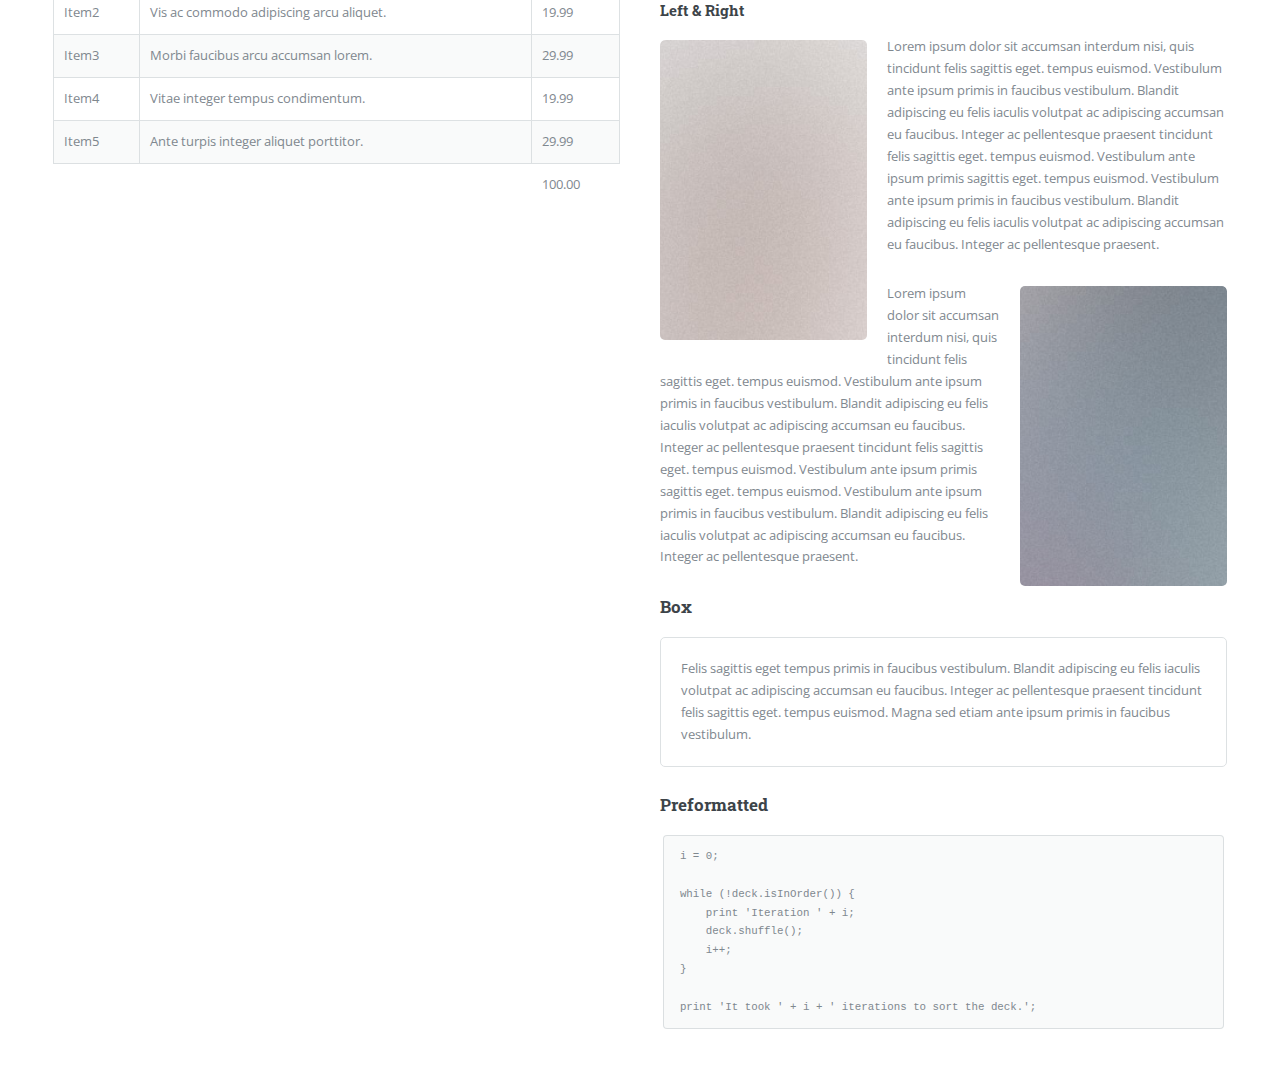
<file: elements.html>
<!DOCTYPE HTML>
<!--
	Editorial by HTML5 UP
	html5up.net | @ajlkn
	Free for personal and commercial use under the CCA 3.0 license (html5up.net/license)
-->
<html>
	<head>
		<title>Elements - Editorial by HTML5 UP</title>
		<meta charset="utf-8" />
		<meta name="viewport" content="width=device-width, initial-scale=1, user-scalable=no" />
		<!--[if lte IE 8]><script src="assets/js/ie/html5shiv.js"></script><![endif]-->
		<link rel="stylesheet" href="assets/css/main.css" />
		<!--[if lte IE 9]><link rel="stylesheet" href="assets/css/ie9.css" /><![endif]-->
		<!--[if lte IE 8]><link rel="stylesheet" href="assets/css/ie8.css" /><![endif]-->
	</head>
	<body>

		<!-- Wrapper -->
			<div id="wrapper">

				<!-- Main -->
					<div id="main">
						<div class="inner">

							<!-- Header -->
								<header id="header">
									<a href="index.html" class="logo"><strong>Editorial</strong> by HTML5 UP</a>
									<ul class="icons">
										<li><a href="#" class="icon fa-twitter"><span class="label">Twitter</span></a></li>
										<li><a href="#" class="icon fa-facebook"><span class="label">Facebook</span></a></li>
										<li><a href="#" class="icon fa-snapchat-ghost"><span class="label">Snapchat</span></a></li>
										<li><a href="#" class="icon fa-instagram"><span class="label">Instagram</span></a></li>
										<li><a href="#" class="icon fa-medium"><span class="label">Medium</span></a></li>
									</ul>
								</header>

							<!-- Content -->
								<section>
									<header class="main">
										<h1>Elements</h1>
									</header>

									<!-- Content -->
										<h2 id="content">Sample Content</h2>
										<p>Praesent ac adipiscing ullamcorper semper ut amet ac risus. Lorem sapien ut odio odio nunc. Ac adipiscing nibh porttitor erat risus justo adipiscing adipiscing amet placerat accumsan. Vis. Faucibus odio magna tempus adipiscing a non. In mi primis arcu ut non accumsan vivamus ac blandit adipiscing adipiscing arcu metus praesent turpis eu ac lacinia nunc ac commodo gravida adipiscing eget accumsan ac nunc adipiscing adipiscing lorem ipsum dolor sit amet nullam veroeros adipiscing.</p>
										<div class="row">
											<div class="6u 12u$(small)">
												<h3>Sem turpis amet semper</h3>
												<p>Nunc lacinia ante nunc ac lobortis. Interdum adipiscing gravida odio porttitor sem non mi integer non faucibus ornare mi ut ante amet placerat aliquet. Volutpat commodo eu sed ante lacinia. Sapien a lorem in integer ornare praesent commodo adipiscing arcu in massa commodo lorem accumsan at odio massa ac ac. Semper adipiscing varius montes viverra nibh in adipiscing blandit tempus accumsan.</p>
											</div>
											<div class="6u$ 12u$(small)">
												<h3>Magna odio tempus commodo</h3>
												<p>In arcu accumsan arcu adipiscing accumsan orci ac. Felis id enim aliquet. Accumsan ac integer lobortis commodo ornare aliquet accumsan erat tempus amet porttitor. Ante commodo blandit adipiscing integer semper orci eget. Faucibus commodo adipiscing mi eu nullam accumsan morbi arcu ornare odio mi adipiscing nascetur lacus ac interdum morbi accumsan vis mi accumsan.</p>
											</div>
											<!-- Break -->
											<div class="4u 12u$(medium)">
												<h3>Interdum sapien gravida</h3>
												<p>Nunc lacinia ante nunc ac lobortis. Interdum adipiscing gravida odio porttitor sem non mi integer non faucibus ornare mi ut ante amet placerat aliquet. Volutpat eu sed ante lacinia sapien lorem accumsan varius montes viverra nibh in adipiscing blandit.</p>
											</div>
											<div class="4u 12u$(medium)">
												<h3>Faucibus consequat lorem</h3>
												<p>Nunc lacinia ante nunc ac lobortis. Interdum adipiscing gravida odio porttitor sem non mi integer non faucibus ornare mi ut ante amet placerat aliquet. Volutpat eu sed ante lacinia sapien lorem accumsan varius montes viverra nibh in adipiscing blandit.</p>
											</div>
											<div class="4u$ 12u$(medium)">
												<h3>Accumsan montes viverra</h3>
												<p>Nunc lacinia ante nunc ac lobortis. Interdum adipiscing gravida odio porttitor sem non mi integer non faucibus ornare mi ut ante amet placerat aliquet. Volutpat eu sed ante lacinia sapien lorem accumsan varius montes viverra nibh in adipiscing blandit.</p>
											</div>
										</div>

									<hr class="major" />

									<!-- Elements -->
										<h2 id="elements">Elements</h2>
										<div class="row 200%">
											<div class="6u 12u$(medium)">

												<!-- Text stuff -->
													<h3>Text</h3>
													<p>This is <b>bold</b> and this is <strong>strong</strong>. This is <i>italic</i> and this is <em>emphasized</em>.
													This is <sup>superscript</sup> text and this is <sub>subscript</sub> text.
													This is <u>underlined</u> and this is code: <code>for (;;) { ... }</code>.
													Finally, this is a <a href="#">link</a>.</p>
													<hr />
													<h2>Heading Level 2</h2>
													<h3>Heading Level 3</h3>
													<h4>Heading Level 4</h4>
													<hr />
													<p>Nunc lacinia ante nunc ac lobortis. Interdum adipiscing gravida odio porttitor sem non mi integer non faucibus ornare mi ut ante amet placerat aliquet. Volutpat eu sed ante lacinia sapien lorem accumsan varius montes viverra nibh in adipiscing blandit tempus accumsan.</p>

												<!-- Lists -->
													<h3>Lists</h3>
													<div class="row">
														<div class="6u 12u$(small)">

															<h4>Unordered</h4>
															<ul>
																<li>Dolor etiam magna etiam.</li>
																<li>Sagittis lorem eleifend.</li>
																<li>Felis dolore viverra.</li>
															</ul>

															<h4>Alternate</h4>
															<ul class="alt">
																<li>Dolor etiam magna etiam.</li>
																<li>Sagittis lorem eleifend.</li>
																<li>Felis feugiat viverra.</li>
															</ul>

														</div>
														<div class="6u$ 12u$(small)">

															<h4>Ordered</h4>
															<ol>
																<li>Dolor etiam magna etiam.</li>
																<li>Etiam vel lorem sed viverra.</li>
																<li>Felis dolore viverra.</li>
																<li>Dolor etiam magna etiam.</li>
																<li>Etiam vel lorem sed viverra.</li>
																<li>Felis dolore viverra.</li>
															</ol>

															<h4>Icons</h4>
															<ul class="icons">
																<li><a href="#" class="icon fa-twitter"><span class="label">Twitter</span></a></li>
																<li><a href="#" class="icon fa-facebook"><span class="label">Facebook</span></a></li>
																<li><a href="#" class="icon fa-instagram"><span class="label">Instagram</span></a></li>
																<li><a href="#" class="icon fa-github"><span class="label">Github</span></a></li>
																<li><a href="#" class="icon fa-dribbble"><span class="label">Dribbble</span></a></li>
																<li><a href="#" class="icon fa-tumblr"><span class="label">Tumblr</span></a></li>
															</ul>

														</div>
													</div>
													<h4>Definition</h4>
													<dl>
														<dt>Item1</dt>
														<dd>
															<p>Lorem ipsum dolor vestibulum ante ipsum primis in faucibus vestibulum. Blandit adipiscing eu felis iaculis volutpat ac adipiscing accumsan eu faucibus. Integer ac pellentesque praesent. Lorem ipsum dolor.</p>
														</dd>
														<dt>Item2</dt>
														<dd>
															<p>Lorem ipsum dolor vestibulum ante ipsum primis in faucibus vestibulum. Blandit adipiscing eu felis iaculis volutpat ac adipiscing accumsan eu faucibus. Integer ac pellentesque praesent. Lorem ipsum dolor.</p>
														</dd>
														<dt>Item3</dt>
														<dd>
															<p>Lorem ipsum dolor vestibulum ante ipsum primis in faucibus vestibulum. Blandit adipiscing eu felis iaculis volutpat ac adipiscing accumsan eu faucibus. Integer ac pellentesque praesent. Lorem ipsum dolor.</p>
														</dd>
													</dl>

													<h4>Actions</h4>
													<ul class="actions">
														<li><a href="#" class="button special">Default</a></li>
														<li><a href="#" class="button">Default</a></li>
													</ul>
													<ul class="actions small">
														<li><a href="#" class="button special small">Small</a></li>
														<li><a href="#" class="button small">Small</a></li>
													</ul>
													<div class="row">
														<div class="6u 12u$(small)">
															<ul class="actions vertical">
																<li><a href="#" class="button special">Default</a></li>
																<li><a href="#" class="button">Default</a></li>
															</ul>
														</div>
														<div class="6u$ 12u$(small)">
															<ul class="actions vertical small">
																<li><a href="#" class="button special small">Small</a></li>
																<li><a href="#" class="button small">Small</a></li>
															</ul>
														</div>
														<div class="6u 12u$(small)">
															<ul class="actions vertical">
																<li><a href="#" class="button special fit">Default</a></li>
																<li><a href="#" class="button fit">Default</a></li>
															</ul>
														</div>
														<div class="6u$ 12u$(small)">
															<ul class="actions vertical small">
																<li><a href="#" class="button special small fit">Small</a></li>
																<li><a href="#" class="button small fit">Small</a></li>
															</ul>
														</div>
													</div>

													<h4>Pagination</h4>
													<ul class="pagination">
														<li><span class="button disabled">Prev</span></li>
														<li><a href="#" class="page active">1</a></li>
														<li><a href="#" class="page">2</a></li>
														<li><a href="#" class="page">3</a></li>
														<li><span>&hellip;</span></li>
														<li><a href="#" class="page">8</a></li>
														<li><a href="#" class="page">9</a></li>
														<li><a href="#" class="page">10</a></li>
														<li><a href="#" class="button">Next</a></li>
													</ul>

												<!-- Blockquote -->
													<h3>Blockquote</h3>
													<blockquote>Lorem ipsum dolor vestibulum ante ipsum primis in faucibus vestibulum. Blandit adipiscing eu felis iaculis volutpat ac adipiscing accumsan eu faucibus. Integer ac pellentesque praesent. Lorem ipsum dolor. Lorem ipsum dolor vestibulum ante ipsum primis in faucibus vestibulum. Blandit adipiscing eu felis iaculis volutpat ac adipiscing accumsan eu faucibus.</blockquote>

												<!-- Table -->
													<h3>Table</h3>

													<h4>Default</h4>
													<div class="table-wrapper">
														<table>
															<thead>
																<tr>
																	<th>Name</th>
																	<th>Description</th>
																	<th>Price</th>
																</tr>
															</thead>
															<tbody>
																<tr>
																	<td>Item1</td>
																	<td>Ante turpis integer aliquet porttitor.</td>
																	<td>29.99</td>
																</tr>
																<tr>
																	<td>Item2</td>
																	<td>Vis ac commodo adipiscing arcu aliquet.</td>
																	<td>19.99</td>
																</tr>
																<tr>
																	<td>Item3</td>
																	<td> Morbi faucibus arcu accumsan lorem.</td>
																	<td>29.99</td>
																</tr>
																<tr>
																	<td>Item4</td>
																	<td>Vitae integer tempus condimentum.</td>
																	<td>19.99</td>
																</tr>
																<tr>
																	<td>Item5</td>
																	<td>Ante turpis integer aliquet porttitor.</td>
																	<td>29.99</td>
																</tr>
															</tbody>
															<tfoot>
																<tr>
																	<td colspan="2"></td>
																	<td>100.00</td>
																</tr>
															</tfoot>
														</table>
													</div>

													<h4>Alternate</h4>
													<div class="table-wrapper">
														<table class="alt">
															<thead>
																<tr>
																	<th>Name</th>
																	<th>Description</th>
																	<th>Price</th>
																</tr>
															</thead>
															<tbody>
																<tr>
																	<td>Item1</td>
																	<td>Ante turpis integer aliquet porttitor.</td>
																	<td>29.99</td>
																</tr>
																<tr>
																	<td>Item2</td>
																	<td>Vis ac commodo adipiscing arcu aliquet.</td>
																	<td>19.99</td>
																</tr>
																<tr>
																	<td>Item3</td>
																	<td> Morbi faucibus arcu accumsan lorem.</td>
																	<td>29.99</td>
																</tr>
																<tr>
																	<td>Item4</td>
																	<td>Vitae integer tempus condimentum.</td>
																	<td>19.99</td>
																</tr>
																<tr>
																	<td>Item5</td>
																	<td>Ante turpis integer aliquet porttitor.</td>
																	<td>29.99</td>
																</tr>
															</tbody>
															<tfoot>
																<tr>
																	<td colspan="2"></td>
																	<td>100.00</td>
																</tr>
															</tfoot>
														</table>
													</div>

											</div>
											<div class="6u$ 12u$(medium)">

												<!-- Buttons -->
													<h3>Buttons</h3>
													<ul class="actions">
														<li><a href="#" class="button special">Special</a></li>
														<li><a href="#" class="button">Default</a></li>
													</ul>
													<ul class="actions">
														<li><a href="#" class="button big">Big</a></li>
														<li><a href="#" class="button">Default</a></li>
														<li><a href="#" class="button small">Small</a></li>
													</ul>
													<ul class="actions">
														<li><a href="#" class="button special big">Big</a></li>
														<li><a href="#" class="button special">Default</a></li>
														<li><a href="#" class="button special small">Small</a></li>
													</ul>
													<ul class="actions fit">
														<li><a href="#" class="button special fit">Fit</a></li>
														<li><a href="#" class="button fit">Fit</a></li>
													</ul>
													<ul class="actions fit small">
														<li><a href="#" class="button special fit small">Fit + Small</a></li>
														<li><a href="#" class="button fit small">Fit + Small</a></li>
													</ul>
													<ul class="actions">
														<li><a href="#" class="button special icon fa-search">Icon</a></li>
														<li><a href="#" class="button icon fa-download">Icon</a></li>
													</ul>
													<ul class="actions">
														<li><span class="button special disabled">Special</span></li>
														<li><span class="button disabled">Default</span></li>
													</ul>

												<!-- Form -->
													<h3>Form</h3>

													<form method="post" action="#">
														<div class="row uniform">
															<div class="6u 12u$(xsmall)">
																<input type="text" name="demo-name" id="demo-name" value="" placeholder="Name" />
															</div>
															<div class="6u$ 12u$(xsmall)">
																<input type="email" name="demo-email" id="demo-email" value="" placeholder="Email" />
															</div>
															<!-- Break -->
															<div class="12u$">
																<div class="select-wrapper">
																	<select name="demo-category" id="demo-category">
																		<option value="">- Category -</option>
																		<option value="1">Manufacturing</option>
																		<option value="1">Shipping</option>
																		<option value="1">Administration</option>
																		<option value="1">Human Resources</option>
																	</select>
																</div>
															</div>
															<!-- Break -->
															<div class="4u 12u$(small)">
																<input type="radio" id="demo-priority-low" name="demo-priority" checked>
																<label for="demo-priority-low">Low</label>
															</div>
															<div class="4u 12u$(small)">
																<input type="radio" id="demo-priority-normal" name="demo-priority">
																<label for="demo-priority-normal">Normal</label>
															</div>
															<div class="4u$ 12u$(small)">
																<input type="radio" id="demo-priority-high" name="demo-priority">
																<label for="demo-priority-high">High</label>
															</div>
															<!-- Break -->
															<div class="6u 12u$(small)">
																<input type="checkbox" id="demo-copy" name="demo-copy">
																<label for="demo-copy">Email me a copy</label>
															</div>
															<div class="6u$ 12u$(small)">
																<input type="checkbox" id="demo-human" name="demo-human" checked>
																<label for="demo-human">I am a human</label>
															</div>
															<!-- Break -->
															<div class="12u$">
																<textarea name="demo-message" id="demo-message" placeholder="Enter your message" rows="6"></textarea>
															</div>
															<!-- Break -->
															<div class="12u$">
																<ul class="actions">
																	<li><input type="submit" value="Send Message" class="special" /></li>
																	<li><input type="reset" value="Reset" /></li>
																</ul>
															</div>
														</div>
													</form>

												<!-- Image -->
													<h3>Image</h3>

													<h4>Fit</h4>
													<span class="image fit"><img src="images/pic11.jpg" alt="" /></span>
													<div class="box alt">
														<div class="row 50% uniform">
															<div class="4u"><span class="image fit"><img src="images/pic01.jpg" alt="" /></span></div>
															<div class="4u"><span class="image fit"><img src="images/pic02.jpg" alt="" /></span></div>
															<div class="4u$"><span class="image fit"><img src="images/pic03.jpg" alt="" /></span></div>
															<!-- Break -->
															<div class="4u"><span class="image fit"><img src="images/pic03.jpg" alt="" /></span></div>
															<div class="4u"><span class="image fit"><img src="images/pic01.jpg" alt="" /></span></div>
															<div class="4u$"><span class="image fit"><img src="images/pic02.jpg" alt="" /></span></div>
															<!-- Break -->
															<div class="4u"><span class="image fit"><img src="images/pic02.jpg" alt="" /></span></div>
															<div class="4u"><span class="image fit"><img src="images/pic03.jpg" alt="" /></span></div>
															<div class="4u$"><span class="image fit"><img src="images/pic01.jpg" alt="" /></span></div>
														</div>
													</div>

													<h4>Left &amp; Right</h4>
													<p><span class="image left"><img src="images/pic01.jpg" alt="" /></span>Lorem ipsum dolor sit accumsan interdum nisi, quis tincidunt felis sagittis eget. tempus euismod. Vestibulum ante ipsum primis in faucibus vestibulum. Blandit adipiscing eu felis iaculis volutpat ac adipiscing accumsan eu faucibus. Integer ac pellentesque praesent tincidunt felis sagittis eget. tempus euismod. Vestibulum ante ipsum primis sagittis eget. tempus euismod. Vestibulum ante ipsum primis in faucibus vestibulum. Blandit adipiscing eu felis iaculis volutpat ac adipiscing accumsan eu faucibus. Integer ac pellentesque praesent.</p>
													<p><span class="image right"><img src="images/pic02.jpg" alt="" /></span>Lorem ipsum dolor sit accumsan interdum nisi, quis tincidunt felis sagittis eget. tempus euismod. Vestibulum ante ipsum primis in faucibus vestibulum. Blandit adipiscing eu felis iaculis volutpat ac adipiscing accumsan eu faucibus. Integer ac pellentesque praesent tincidunt felis sagittis eget. tempus euismod. Vestibulum ante ipsum primis sagittis eget. tempus euismod. Vestibulum ante ipsum primis in faucibus vestibulum. Blandit adipiscing eu felis iaculis volutpat ac adipiscing accumsan eu faucibus. Integer ac pellentesque praesent.</p>

												<!-- Box -->
													<h3>Box</h3>
													<div class="box">
														<p>Felis sagittis eget tempus primis in faucibus vestibulum. Blandit adipiscing eu felis iaculis volutpat ac adipiscing accumsan eu faucibus. Integer ac pellentesque praesent tincidunt felis sagittis eget. tempus euismod. Magna sed etiam ante ipsum primis in faucibus vestibulum.</p>
													</div>

												<!-- Preformatted Code -->
													<h3>Preformatted</h3>
													<pre><code>i = 0;

while (!deck.isInOrder()) {
    print 'Iteration ' + i;
    deck.shuffle();
    i++;
}

print 'It took ' + i + ' iterations to sort the deck.';
</code></pre>

											</div>
										</div>

								</section>

						</div>
					</div>

				<!-- Sidebar -->
					<div id="sidebar">
						<div class="inner">

							<!-- Search -->
								<section id="search" class="alt">
									<form method="post" action="#">
										<input type="text" name="query" id="query" placeholder="Search" />
									</form>
								</section>

							<!-- Menu -->
								<nav id="menu">
									<header class="major">
										<h2>Menu</h2>
									</header>
									<ul>
										<li><a href="index.html">Homepage</a></li>
										<li><a href="generic.html">Generic</a></li>
										<li><a href="elements.html">Elements</a></li>
										<li>
											<span class="opener">Submenu</span>
											<ul>
												<li><a href="#">Lorem Dolor</a></li>
												<li><a href="#">Ipsum Adipiscing</a></li>
												<li><a href="#">Tempus Magna</a></li>
												<li><a href="#">Feugiat Veroeros</a></li>
											</ul>
										</li>
										<li><a href="#">Etiam Dolore</a></li>
										<li><a href="#">Adipiscing</a></li>
										<li>
											<span class="opener">Another Submenu</span>
											<ul>
												<li><a href="#">Lorem Dolor</a></li>
												<li><a href="#">Ipsum Adipiscing</a></li>
												<li><a href="#">Tempus Magna</a></li>
												<li><a href="#">Feugiat Veroeros</a></li>
											</ul>
										</li>
										<li><a href="#">Maximus Erat</a></li>
										<li><a href="#">Sapien Mauris</a></li>
										<li><a href="#">Amet Lacinia</a></li>
									</ul>
								</nav>

							<!-- Section -->
								<section>
									<header class="major">
										<h2>Ante interdum</h2>
									</header>
									<div class="mini-posts">
										<article>
											<a href="#" class="image"><img src="images/pic07.jpg" alt="" /></a>
											<p>Aenean ornare velit lacus, ac varius enim lorem ullamcorper dolore aliquam.</p>
										</article>
										<article>
											<a href="#" class="image"><img src="images/pic08.jpg" alt="" /></a>
											<p>Aenean ornare velit lacus, ac varius enim lorem ullamcorper dolore aliquam.</p>
										</article>
										<article>
											<a href="#" class="image"><img src="images/pic09.jpg" alt="" /></a>
											<p>Aenean ornare velit lacus, ac varius enim lorem ullamcorper dolore aliquam.</p>
										</article>
									</div>
									<ul class="actions">
										<li><a href="#" class="button">More</a></li>
									</ul>
								</section>

							<!-- Section -->
								<section>
									<header class="major">
										<h2>Get in touch</h2>
									</header>
									<p>Sed varius enim lorem ullamcorper dolore aliquam aenean ornare velit lacus, ac varius enim lorem ullamcorper dolore. Proin sed aliquam facilisis ante interdum. Sed nulla amet lorem feugiat tempus aliquam.</p>
									<ul class="contact">
										<li class="fa-envelope-o"><a href="#">information@untitled.tld</a></li>
										<li class="fa-phone">(000) 000-0000</li>
										<li class="fa-home">1234 Somewhere Road #8254<br />
										Nashville, TN 00000-0000</li>
									</ul>
								</section>

							<!-- Footer -->
								<footer id="footer">
									<p class="copyright">&copy; Untitled. All rights reserved. Demo Images: <a href="https://unsplash.com">Unsplash</a>. Design: <a href="https://html5up.net">HTML5 UP</a>.</p>
								</footer>

						</div>
					</div>

			</div>

		<!-- Scripts -->
			<script src="assets/js/jquery.min.js"></script>
			<script src="assets/js/skel.min.js"></script>
			<script src="assets/js/util.js"></script>
			<!--[if lte IE 8]><script src="assets/js/ie/respond.min.js"></script><![endif]-->
			<script src="assets/js/main.js"></script>
			<script>
			  (function(i,s,o,g,r,a,m){i['GoogleAnalyticsObject']=r;i[r]=i[r]||function(){
			  (i[r].q=i[r].q||[]).push(arguments)},i[r].l=1*new Date();a=s.createElement(o),
			  m=s.getElementsByTagName(o)[0];a.async=1;a.src=g;m.parentNode.insertBefore(a,m)
			  })(window,document,'script','https://www.google-analytics.com/analytics.js','ga');

			  ga('create', 'UA-93675513-1', 'auto');
			  ga('send', 'pageview');

			</script>

	</body>
</html>
</file>
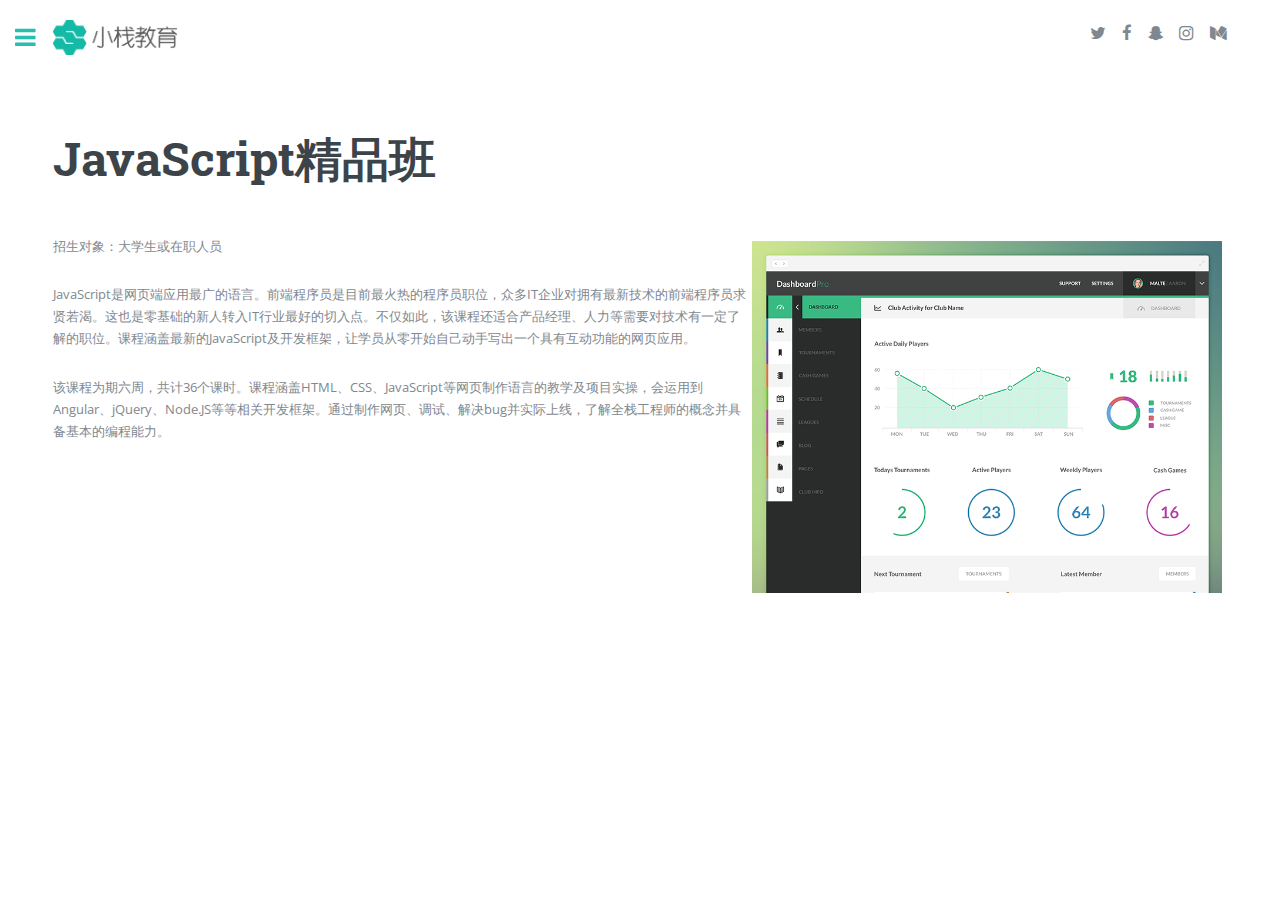
<file: javascript.html>
<!DOCTYPE HTML>
<!--
	Editorial by HTML5 UP
	html5up.net | @ajlkn
	Free for personal and commercial use under the CCA 3.0 license (html5up.net/license)
-->
<html>
	<head>
		<title>JavaScript精品班-小栈教育</title>
		<meta charset="utf-8" />
		<meta name="viewport" content="width=device-width, initial-scale=1, user-scalable=no" />
		<!--[if lte IE 8]><script src="assets/js/ie/html5shiv.js"></script><![endif]-->
		<link rel="stylesheet" href="assets/css/main.css" />
		<!--[if lte IE 9]><link rel="stylesheet" href="assets/css/ie9.css" /><![endif]-->
		<!--[if lte IE 8]><link rel="stylesheet" href="assets/css/ie8.css" /><![endif]-->
	</head>
	<body>

		<!-- Wrapper -->
			<div id="wrapper">

				<!-- Main -->
					<div id="main">
						<div class="inner">

							<!-- Header -->
								<header id="header">
									<a href="index.html" class="logo"><img src='images/logo.png'></a>
									<ul class="icons">
										<li><a href="#" class="icon fa-twitter"><span class="label">Twitter</span></a></li>
										<li><a href="#" class="icon fa-facebook"><span class="label">Facebook</span></a></li>
										<li><a href="#" class="icon fa-snapchat-ghost"><span class="label">Snapchat</span></a></li>
										<li><a href="#" class="icon fa-instagram"><span class="label">Instagram</span></a></li>
										<li><a href="#" class="icon fa-medium"><span class="label">Medium</span></a></li>
									</ul>
								</header>

							<!-- Content -->
								<section>
									<header class="main">
										<h1>JavaScript精品班</h1>
									</header>

									<img class="image-side" src="images/web_app.png">

									<p>招生对象：大学生或在职人员</p>

									<p>JavaScript是网页端应用最广的语言。前端程序员是目前最火热的程序员职位，众多IT企业对拥有最新技术的前端程序员求贤若渴。这也是零基础的新人转入IT行业最好的切入点。不仅如此，该课程还适合产品经理、人力等需要对技术有一定了解的职位。课程涵盖最新的JavaScript及开发框架，让学员从零开始自己动手写出一个具有互动功能的网页应用。</p>

									<p>该课程为期六周，共计36个课时。课程涵盖HTML、CSS、JavaScript等网页制作语言的教学及项目实操，会运用到Angular、jQuery、Node.JS等等相关开发框架。通过制作网页、调试、解决bug并实际上线，了解全栈工程师的概念并具备基本的编程能力。</p>

									
									

									

								</section>

						</div>
					</div>

				<!-- Sidebar -->
					<div id="sidebar">
						<div class="inner">

							<!-- Search -->
								<section id="search" class="alt">
									<form method="post" action="#">
										<input type="text" name="query" id="query" placeholder="Search" />
									</form>
								</section>

							<!-- Menu -->
								<nav id="menu">
									<header class="major">
										<h2><a href='index.html'>小栈教育</a></h2>
									</header>
									<ul>
										<li><a href="index.html">回到主页</a></li>
										<li><a href="aboutus.html">关于我们</a></li>
										
										<li>
											<span class="opener">课程一览</span>
											<ul>
												<li><a href="javascript.html">JavaScript精品班</a></li>
												<li><a href="python.html">Python少年班</a></li>
												<li><a href="new_course.html">iOS应用</a></li>
												<li><a href="new_course.html">乐高MindStorm</a></li>
												<li><a href="new_course.html">网络课程</a></li>
											</ul>
										<li><a href="index-blog.html">小栈博客</a></li>
										<li><a href="job.html">企业招聘</a></li>
									</ul>
								</nav>

							<!-- Section -->
								<!--<section>
									<header class="major">
										<h2>Ante interdum</h2>
									</header>
									<div class="mini-posts">
										<article>
											<a href="#" class="image"><img src="images/pic07.jpg" alt="" /></a>
											<p>Aenean ornare velit lacus, ac varius enim lorem ullamcorper dolore aliquam.</p>
										</article>
										<article>
											<a href="#" class="image"><img src="images/pic08.jpg" alt="" /></a>
											<p>Aenean ornare velit lacus, ac varius enim lorem ullamcorper dolore aliquam.</p>
										</article>
										<article>
											<a href="#" class="image"><img src="images/pic09.jpg" alt="" /></a>
											<p>Aenean ornare velit lacus, ac varius enim lorem ullamcorper dolore aliquam.</p>
										</article>
									</div>
									<ul class="actions">
										<li><a href="#" class="button">More</a></li>
									</ul>
								</section>

							<!-- Section -->
								<section>
									<header class="major">
										<h2>联系我们</h2>
									</header>
									<p>工作时间：周一到周五 9:00-18:00</p>
									<ul class="contact" width=100%>
										<li class="fa-envelope-o"><a href="#">info@stackedu.com</a></li>
										<li class="fa-phone">（010）5713-7023</li>
										<li class="fa-home">北京东城区东四九条88号 共享际<br />
										100020</li>
									</ul>
									<img src='images/map.png'>
								</section>

						</div>
					</div>

			</div>

		<!-- Scripts -->
			<script src="assets/js/jquery.min.js"></script>
			<script src="assets/js/skel.min.js"></script>
			<script src="assets/js/util.js"></script>
			<!--[if lte IE 8]><script src="assets/js/ie/respond.min.js"></script><![endif]-->
			<script src="assets/js/main.js"></script>
			<script>
			  (function(i,s,o,g,r,a,m){i['GoogleAnalyticsObject']=r;i[r]=i[r]||function(){
			  (i[r].q=i[r].q||[]).push(arguments)},i[r].l=1*new Date();a=s.createElement(o),
			  m=s.getElementsByTagName(o)[0];a.async=1;a.src=g;m.parentNode.insertBefore(a,m)
			  })(window,document,'script','https://www.google-analytics.com/analytics.js','ga');

			  ga('create', 'UA-93675513-1', 'auto');
			  ga('send', 'pageview');

			</script>

	</body>
</html>
</file>
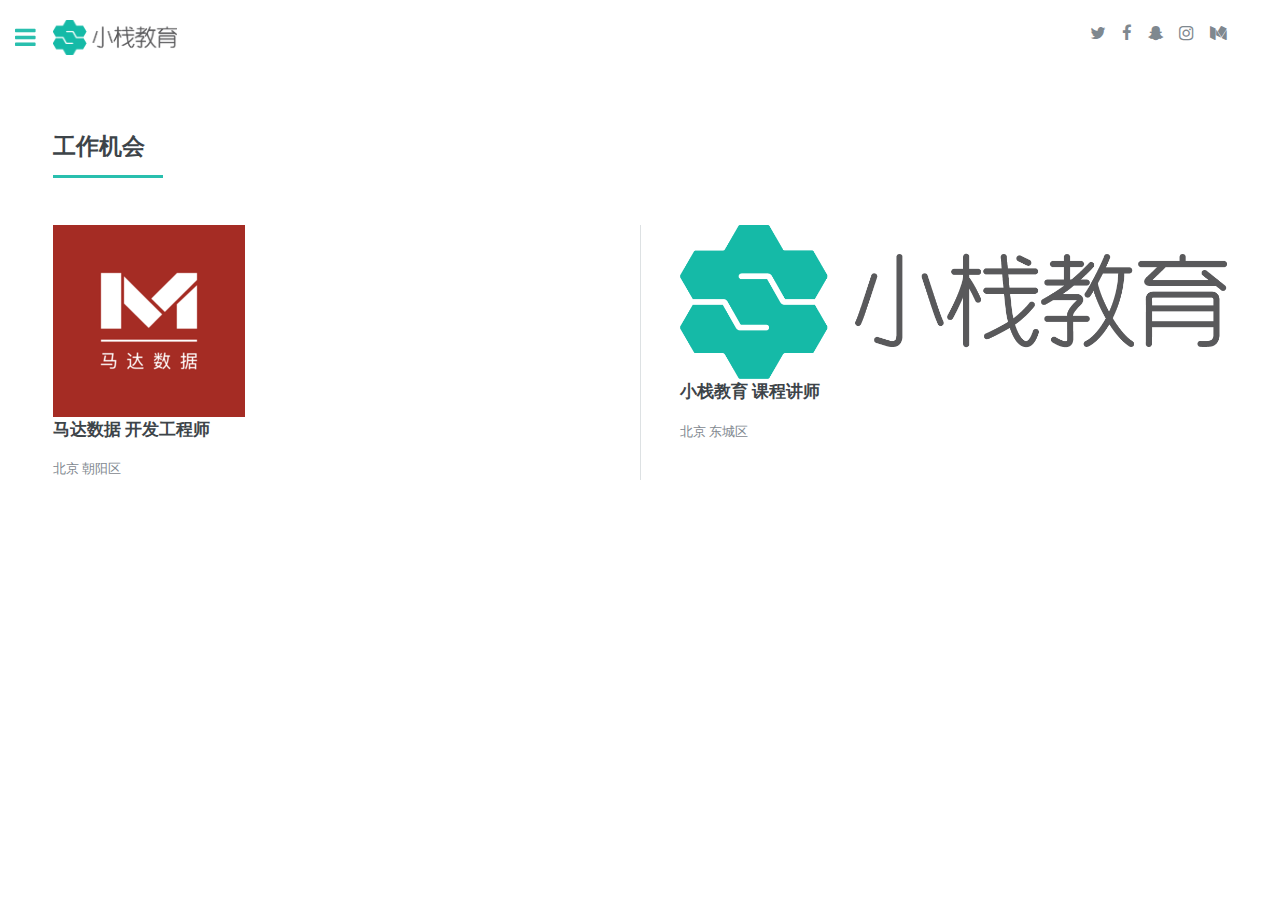
<file: job.html>
<!DOCTYPE HTML>
<!--
	Editorial by HTML5 UP
	html5up.net | @ajlkn
	Free for personal and commercial use under the CCA 3.0 license (html5up.net/license)
-->
<html>
	<head>
		<title>招聘信息-小栈教育</title>
		<meta charset="utf-8" />
		<meta name="viewport" content="width=device-width, initial-scale=1, user-scalable=no" />
		<!--[if lte IE 8]><script src="assets/js/ie/html5shiv.js"></script><![endif]-->
		<link rel="stylesheet" href="assets/css/main.css" />
		<!--[if lte IE 9]><link rel="stylesheet" href="assets/css/ie9.css" /><![endif]-->
		<!--[if lte IE 8]><link rel="stylesheet" href="assets/css/ie8.css" /><![endif]-->
	</head>
	<body>

		<!-- Wrapper -->
			<div id="wrapper">

				<!-- Main -->
					<div id="main">
						<div class="inner">

							<!-- Header -->
								<header id="header">
									<a href="index.html" class="logo"><img src='images/logo.png'></a>
									<ul class="icons">
										<li><a href="#" class="icon fa-twitter"><span class="label">Twitter</span></a></li>
										<li><a href="#" class="icon fa-facebook"><span class="label">Facebook</span></a></li>
										<li><a href="#" class="icon fa-snapchat-ghost"><span class="label">Snapchat</span></a></li>
										<li><a href="#" class="icon fa-instagram"><span class="label">Instagram</span></a></li>
										<li><a href="#" class="icon fa-medium"><span class="label">Medium</span></a></li>
									</ul>
								</header>

							

							
								<!-- Section -->
								<section>
									<header class="major2">
										<h2>工作机会</h2>
									</header>
									
									<div class="posts">
										<article>
											<a href="#" class="image2"><img src="images/madalogo.png" alt="" /></a>
											<h3>马达数据 开发工程师</h3>
											<p>北京 朝阳区</p>
											
										</article>
										<article>
											<a href="#" class="image2"><img src="images/logo.png" alt="" /></a>
											<h3>小栈教育 课程讲师</h3>
											<p>北京 东城区</p>
										</article>
										

									</div>
								</section>

							

						</div>
					</div>

				<!-- Sidebar -->
					<div id="sidebar">
						<div class="inner">

							<!-- Search -->
								<section id="search" class="alt">
									<form method="post" action="#">
										<input type="text" name="query" id="query" placeholder="Search" />
									</form>
								</section>

							<!-- Menu -->
								<nav id="menu">
									<header class="major">
										<h2>小栈教育</h2>
									</header>
									<ul>
										<li><a href="index.html">回到主页</a></li>
										<li><a href="aboutus.html">关于我们</a></li>
										
										<li>
											<span class="opener">课程一览</span>
											<ul>
												<li><a href="javascript.html">JavaScript精品班</a></li>
												<li><a href="python.html">Python少年班</a></li>
												<li><a href="new_course.html">iOS应用</a></li>
												<li><a href="new_course.html">乐高MindStorm</a></li>
												<li><a href="new_course.html">网络课程</a></li>
											</ul>
										<li><a href="index-blog.html">小栈博客</a></li>
										<li><a href="#">企业招聘</a></li>
									</ul>
								</nav>

							<!-- Section -->
								<!--<section>
									<header class="major">
										<h2>Ante interdum</h2>
									</header>
									<div class="mini-posts">
										<article>
											<a href="#" class="image"><img src="images/pic07.jpg" alt="" /></a>
											<p>Aenean ornare velit lacus, ac varius enim lorem ullamcorper dolore aliquam.</p>
										</article>
										<article>
											<a href="#" class="image"><img src="images/pic08.jpg" alt="" /></a>
											<p>Aenean ornare velit lacus, ac varius enim lorem ullamcorper dolore aliquam.</p>
										</article>
										<article>
											<a href="#" class="image"><img src="images/pic09.jpg" alt="" /></a>
											<p>Aenean ornare velit lacus, ac varius enim lorem ullamcorper dolore aliquam.</p>
										</article>
									</div>
									<ul class="actions">
										<li><a href="#" class="button">More</a></li>
									</ul>
								</section>

							<!-- Section -->
								<section>
									<header class="major">
										<h2>联系我们</h2>
									</header>
									<p>工作时间：周一到周五 9:00-18:00</p>
									<ul class="contact" width=100%>
										<li class="fa-envelope-o"><a href="#">info@stackedu.com</a></li>
										<li class="fa-phone">（010）5713-7023</li>
										<li class="fa-home">北京东城区东四九条88号 共享际<br />
										100020</li>
									</ul>
									<img src='images/map.png'>
								</section>

							

							<!-- Footer -->
								

						</div>
					</div>

			</div>

		<!-- Scripts -->
			<script src="assets/js/jquery.min.js"></script>
			<script src="assets/js/skel.min.js"></script>
			<script src="assets/js/util.js"></script>
			<!--[if lte IE 8]><script src="assets/js/ie/respond.min.js"></script><![endif]-->
			<script src="assets/js/main.js"></script>
			<script>
			  (function(i,s,o,g,r,a,m){i['GoogleAnalyticsObject']=r;i[r]=i[r]||function(){
			  (i[r].q=i[r].q||[]).push(arguments)},i[r].l=1*new Date();a=s.createElement(o),
			  m=s.getElementsByTagName(o)[0];a.async=1;a.src=g;m.parentNode.insertBefore(a,m)
			  })(window,document,'script','https://www.google-analytics.com/analytics.js','ga');

			  ga('create', 'UA-93675513-1', 'auto');
			  ga('send', 'pageview');

			</script>

	</body>
</html>
</file>
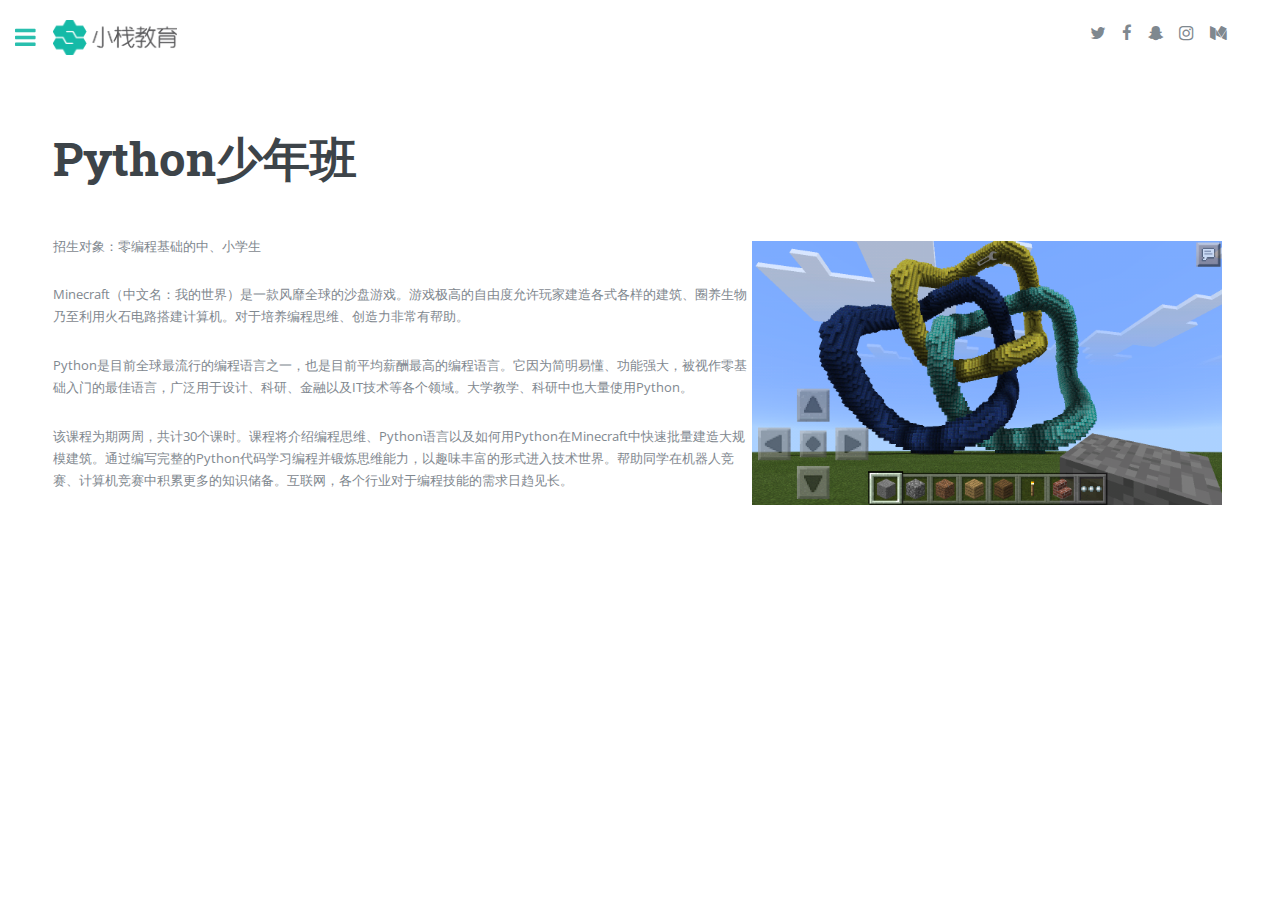
<file: python.html>
<!DOCTYPE HTML>
<!--
	Editorial by HTML5 UP
	html5up.net | @ajlkn
	Free for personal and commercial use under the CCA 3.0 license (html5up.net/license)
-->
<html>
	<head>
		<title>Python少年班-小栈教育</title>
		<meta charset="utf-8" />
		<meta name="viewport" content="width=device-width, initial-scale=1, user-scalable=no" />
		<!--[if lte IE 8]><script src="assets/js/ie/html5shiv.js"></script><![endif]-->
		<link rel="stylesheet" href="assets/css/main.css" />
		<!--[if lte IE 9]><link rel="stylesheet" href="assets/css/ie9.css" /><![endif]-->
		<!--[if lte IE 8]><link rel="stylesheet" href="assets/css/ie8.css" /><![endif]-->
	</head>
	<body>

		<!-- Wrapper -->
			<div id="wrapper">

				<!-- Main -->
					<div id="main">
						<div class="inner">

							<!-- Header -->
								<header id="header">
									<a href="index.html" class="logo"><img src='images/logo.png'></a>
									<ul class="icons">
										<li><a href="#" class="icon fa-twitter"><span class="label">Twitter</span></a></li>
										<li><a href="#" class="icon fa-facebook"><span class="label">Facebook</span></a></li>
										<li><a href="#" class="icon fa-snapchat-ghost"><span class="label">Snapchat</span></a></li>
										<li><a href="#" class="icon fa-instagram"><span class="label">Instagram</span></a></li>
										<li><a href="#" class="icon fa-medium"><span class="label">Medium</span></a></li>
									</ul>
								</header>

							<!-- Content -->
								<section>
									<header class="main">
										<h1>Python少年班</h1>
									</header>

									<img class="image-side" src="images/minecraft_python.png">

									<p>招生对象：零编程基础的中、小学生</p>

									<p>Minecraft（中文名：我的世界）是一款风靡全球的沙盘游戏。游戏极高的自由度允许玩家建造各式各样的建筑、圈养生物乃至利用火石电路搭建计算机。对于培养编程思维、创造力非常有帮助。</p>

									<p>Python是目前全球最流行的编程语言之一，也是目前平均薪酬最高的编程语言。它因为简明易懂、功能强大，被视作零基础入门的最佳语言，广泛用于设计、科研、金融以及IT技术等各个领域。大学教学、科研中也大量使用Python。</p>

									<p>该课程为期两周，共计30个课时。课程将介绍编程思维、Python语言以及如何用Python在Minecraft中快速批量建造大规模建筑。通过编写完整的Python代码学习编程并锻炼思维能力，以趣味丰富的形式进入技术世界。帮助同学在机器人竞赛、计算机竞赛中积累更多的知识储备。互联网，各个行业对于编程技能的需求日趋见长。</p>
									

								</section>

						</div>
					</div>

				<!-- Sidebar -->
					<div id="sidebar">
						<div class="inner">

							<!-- Search -->
								<section id="search" class="alt">
									<form method="post" action="#">
										<input type="text" name="query" id="query" placeholder="Search" />
									</form>
								</section>

							<!-- Menu -->
								<nav id="menu">
									<header class="major">
										<h2><a href='index.html'>小栈教育</a></h2>
									</header>
									<ul>
										<li><a href="index.html">回到主页</a></li>
										<li><a href="aboutus.html">关于我们</a></li>
										
										<li>
											<span class="opener">课程一览</span>
											<ul>
												<li><a href="javascript.html">JavaScript精品班</a></li>
												<li><a href="python.html">Python少年班</a></li>
												<li><a href="new_course.html">iOS应用</a></li>
												<li><a href="new_course.html">乐高MindStorm</a></li>
												<li><a href="new_course.html">网络课程</a></li>
											</ul>
										<li><a href="index-blog.html">小栈博客</a></li>
										<li><a href="job.html">企业招聘</a></li>
									</ul>
								</nav>

							<!-- Section -->
								<!--<section>
									<header class="major">
										<h2>Ante interdum</h2>
									</header>
									<div class="mini-posts">
										<article>
											<a href="#" class="image"><img src="images/pic07.jpg" alt="" /></a>
											<p>Aenean ornare velit lacus, ac varius enim lorem ullamcorper dolore aliquam.</p>
										</article>
										<article>
											<a href="#" class="image"><img src="images/pic08.jpg" alt="" /></a>
											<p>Aenean ornare velit lacus, ac varius enim lorem ullamcorper dolore aliquam.</p>
										</article>
										<article>
											<a href="#" class="image"><img src="images/pic09.jpg" alt="" /></a>
											<p>Aenean ornare velit lacus, ac varius enim lorem ullamcorper dolore aliquam.</p>
										</article>
									</div>
									<ul class="actions">
										<li><a href="#" class="button">More</a></li>
									</ul>
								</section>

							<!-- Section -->
								<section>
									<header class="major">
										<h2>联系我们</h2>
									</header>
									<p>工作时间：周一到周五 9:00-18:00</p>
									<ul class="contact" width=100%>
										<li class="fa-envelope-o"><a href="#">info@stackedu.com</a></li>
										<li class="fa-phone">（010）5713-7023</li>
										<li class="fa-home">北京东城区东四九条88号 共享际<br />
										100020</li>
									</ul>
									<img src='images/map.png'>
								</section>

						</div>
					</div>

			</div>

		<!-- Scripts -->
			<script src="assets/js/jquery.min.js"></script>
			<script src="assets/js/skel.min.js"></script>
			<script src="assets/js/util.js"></script>
			<!--[if lte IE 8]><script src="assets/js/ie/respond.min.js"></script><![endif]-->
			<script src="assets/js/main.js"></script>
			<script>
			  (function(i,s,o,g,r,a,m){i['GoogleAnalyticsObject']=r;i[r]=i[r]||function(){
			  (i[r].q=i[r].q||[]).push(arguments)},i[r].l=1*new Date();a=s.createElement(o),
			  m=s.getElementsByTagName(o)[0];a.async=1;a.src=g;m.parentNode.insertBefore(a,m)
			  })(window,document,'script','https://www.google-analytics.com/analytics.js','ga');

			  ga('create', 'UA-93675513-1', 'auto');
			  ga('send', 'pageview');

			</script>

	</body>
</html>
</file>
<file: assets/css/ie9.css>
/*
	Editorial by HTML5 UP
	html5up.net | @ajlkn
	Free for personal and commercial use under the CCA 3.0 license (html5up.net/license)
*/

/* Features */

	.features:after {
		clear: both;
		content: '';
		display: block;
	}

	.features article {
		float: left;
	}

		.features article:after {
			clear: both;
			content: '';
			display: block;
		}

		.features article .icon {
			float: left;
		}

/* Posts */

	.posts:after {
		clear: both;
		content: '';
		display: block;
	}

	.posts article {
		float: left;
	}

/* Main */

	#main {
		padding-left: 24em;
	}

/* Sidebar */

	#sidebar {
		position: absolute;
		top: 0;
		left: 0;
		min-height: 100%;
		width: 24em;
	}

/* Banner */

	#banner:after {
		clear: both;
		content: '';
		display: block;
	}

	#banner .content {
		float: left;
		padding-right: 4em;
	}

	#banner .image {
		float: left;
		margin-left: 0;
	}
</file>
<file: assets/css/main.css>
@import url(font-awesome.min.css);
@import url("https://fonts.googleapis.com/css?family=Open+Sans:400,600,400italic,600italic|Roboto+Slab:400,700");


/*
	Editorial by HTML5 UP
	html5up.net | @ajlkn
	Free for personal and commercial use under the CCA 3.0 license (html5up.net/license)
*/

/* Reset */

	html, body, div, span, applet, object, iframe, h1, h2, h3, h4, h5, h6, p, blockquote, pre, a, abbr, acronym, address, big, cite, code, del, dfn, em, img, ins, kbd, q, s, samp, small, strike, strong, sub, sup, tt, var, b, u, i, center, dl, dt, dd, ol, ul, li, fieldset, form, label, legend, table, caption, tbody, tfoot, thead, tr, th, td, article, aside, canvas, details, embed, figure, figcaption, footer, header, hgroup, menu, nav, output, ruby, section, summary, time, mark, audio, video {
		margin: 0;
		padding: 0;
		border: 0;
		font-size: 100%;
		font: inherit;
		vertical-align: baseline;
	}

	article, aside, details, figcaption, figure, footer, header, hgroup, menu, nav, section {
		display: block;
	}

	body {
		line-height: 1;
	}

	ol, ul {
		list-style: none;
	}

	blockquote, q {
		quotes: none;
	}

	blockquote:before, blockquote:after, q:before, q:after {
		content: '';
		content: none;
	}

	table {
		border-collapse: collapse;
		border-spacing: 0;
	}

	body {
		-webkit-text-size-adjust: none;
	}

/* Box Model */

	*, *:before, *:after {
		-moz-box-sizing: border-box;
		-webkit-box-sizing: border-box;
		box-sizing: border-box;
	}

/* Grid */

	.row {
		border-bottom: solid 1px transparent;
		-moz-box-sizing: border-box;
		-webkit-box-sizing: border-box;
		box-sizing: border-box;
	}

	.row > * {
		float: left;
		-moz-box-sizing: border-box;
		-webkit-box-sizing: border-box;
		box-sizing: border-box;
	}

	.row:after, .row:before {
		content: '';
		display: block;
		clear: both;
		height: 0;
	}

	.row.uniform > * > :first-child {
		margin-top: 0;
	}

	.row.uniform > * > :last-child {
		margin-bottom: 0;
	}

	.row.\30 \25 > * {
		padding: 0 0 0 0em;
	}

	.row.\30 \25 {
		margin: 0 0 -1px 0em;
	}

	.row.uniform.\30 \25 > * {
		padding: 0em 0 0 0em;
	}

	.row.uniform.\30 \25 {
		margin: 0em 0 -1px 0em;
	}

	.row > * {
		padding: 0 0 0 1.5em;
	}

	.row {
		margin: 0 0 -1px -1.5em;
	}

	.row.uniform > * {
		padding: 1.5em 0 0 1.5em;
	}

	.row.uniform {
		margin: -1.5em 0 -1px -1.5em;
	}

	.row.\32 00\25 > * {
		padding: 0 0 0 3em;
	}

	.row.\32 00\25 {
		margin: 0 0 -1px -3em;
	}

	.row.uniform.\32 00\25 > * {
		padding: 3em 0 0 3em;
	}

	.row.uniform.\32 00\25 {
		margin: -3em 0 -1px -3em;
	}

	.row.\31 50\25 > * {
		padding: 0 0 0 2.25em;
	}

	.row.\31 50\25 {
		margin: 0 0 -1px -2.25em;
	}

	.row.uniform.\31 50\25 > * {
		padding: 2.25em 0 0 2.25em;
	}

	.row.uniform.\31 50\25 {
		margin: -2.25em 0 -1px -2.25em;
	}

	.row.\35 0\25 > * {
		padding: 0 0 0 0.75em;
	}

	.row.\35 0\25 {
		margin: 0 0 -1px -0.75em;
	}

	.row.uniform.\35 0\25 > * {
		padding: 0.75em 0 0 0.75em;
	}

	.row.uniform.\35 0\25 {
		margin: -0.75em 0 -1px -0.75em;
	}

	.row.\32 5\25 > * {
		padding: 0 0 0 0.375em;
	}

	.row.\32 5\25 {
		margin: 0 0 -1px -0.375em;
	}

	.row.uniform.\32 5\25 > * {
		padding: 0.375em 0 0 0.375em;
	}

	.row.uniform.\32 5\25 {
		margin: -0.375em 0 -1px -0.375em;
	}

	.\31 2u, .\31 2u\24 {
		width: 100%;
		clear: none;
		margin-left: 0;
	}

	.\31 1u, .\31 1u\24 {
		width: 91.6666666667%;
		clear: none;
		margin-left: 0;
	}

	.\31 0u, .\31 0u\24 {
		width: 83.3333333333%;
		clear: none;
		margin-left: 0;
	}

	.\39 u, .\39 u\24 {
		width: 75%;
		clear: none;
		margin-left: 0;
	}

	.\38 u, .\38 u\24 {
		width: 66.6666666667%;
		clear: none;
		margin-left: 0;
	}

	.\37 u, .\37 u\24 {
		width: 58.3333333333%;
		clear: none;
		margin-left: 0;
	}

	.\36 u, .\36 u\24 {
		width: 50%;
		clear: none;
		margin-left: 0;
	}

	.\35 u, .\35 u\24 {
		width: 41.6666666667%;
		clear: none;
		margin-left: 0;
	}

	.\34 u, .\34 u\24 {
		width: 33.3333333333%;
		clear: none;
		margin-left: 0;
	}

	.\33 u, .\33 u\24 {
		width: 25%;
		clear: none;
		margin-left: 0;
	}

	.\32 u, .\32 u\24 {
		width: 16.6666666667%;
		clear: none;
		margin-left: 0;
	}

	.\31 u, .\31 u\24 {
		width: 8.3333333333%;
		clear: none;
		margin-left: 0;
	}

	.\31 2u\24 + *,
	.\31 1u\24 + *,
	.\31 0u\24 + *,
	.\39 u\24 + *,
	.\38 u\24 + *,
	.\37 u\24 + *,
	.\36 u\24 + *,
	.\35 u\24 + *,
	.\34 u\24 + *,
	.\33 u\24 + *,
	.\32 u\24 + *,
	.\31 u\24 + * {
		clear: left;
	}

	.\-11u {
		margin-left: 91.66667%;
	}

	.\-10u {
		margin-left: 83.33333%;
	}

	.\-9u {
		margin-left: 75%;
	}

	.\-8u {
		margin-left: 66.66667%;
	}

	.\-7u {
		margin-left: 58.33333%;
	}

	.\-6u {
		margin-left: 50%;
	}

	.\-5u {
		margin-left: 41.66667%;
	}

	.\-4u {
		margin-left: 33.33333%;
	}

	.\-3u {
		margin-left: 25%;
	}

	.\-2u {
		margin-left: 16.66667%;
	}

	.\-1u {
		margin-left: 8.33333%;
	}

	@media screen and (max-width: 1680px) {

		.row > * {
			padding: 0 0 0 1.5em;
		}

		.row {
			margin: 0 0 -1px -1.5em;
		}

		.row.uniform > * {
			padding: 1.5em 0 0 1.5em;
		}

		.row.uniform {
			margin: -1.5em 0 -1px -1.5em;
		}

		.row.\32 00\25 > * {
			padding: 0 0 0 3em;
		}

		.row.\32 00\25 {
			margin: 0 0 -1px -3em;
		}

		.row.uniform.\32 00\25 > * {
			padding: 3em 0 0 3em;
		}

		.row.uniform.\32 00\25 {
			margin: -3em 0 -1px -3em;
		}

		.row.\31 50\25 > * {
			padding: 0 0 0 2.25em;
		}

		.row.\31 50\25 {
			margin: 0 0 -1px -2.25em;
		}

		.row.uniform.\31 50\25 > * {
			padding: 2.25em 0 0 2.25em;
		}

		.row.uniform.\31 50\25 {
			margin: -2.25em 0 -1px -2.25em;
		}

		.row.\35 0\25 > * {
			padding: 0 0 0 0.75em;
		}

		.row.\35 0\25 {
			margin: 0 0 -1px -0.75em;
		}

		.row.uniform.\35 0\25 > * {
			padding: 0.75em 0 0 0.75em;
		}

		.row.uniform.\35 0\25 {
			margin: -0.75em 0 -1px -0.75em;
		}

		.row.\32 5\25 > * {
			padding: 0 0 0 0.375em;
		}

		.row.\32 5\25 {
			margin: 0 0 -1px -0.375em;
		}

		.row.uniform.\32 5\25 > * {
			padding: 0.375em 0 0 0.375em;
		}

		.row.uniform.\32 5\25 {
			margin: -0.375em 0 -1px -0.375em;
		}

		.\31 2u\28xlarge\29, .\31 2u\24\28xlarge\29 {
			width: 100%;
			clear: none;
			margin-left: 0;
		}

		.\31 1u\28xlarge\29, .\31 1u\24\28xlarge\29 {
			width: 91.6666666667%;
			clear: none;
			margin-left: 0;
		}

		.\31 0u\28xlarge\29, .\31 0u\24\28xlarge\29 {
			width: 83.3333333333%;
			clear: none;
			margin-left: 0;
		}

		.\39 u\28xlarge\29, .\39 u\24\28xlarge\29 {
			width: 75%;
			clear: none;
			margin-left: 0;
		}

		.\38 u\28xlarge\29, .\38 u\24\28xlarge\29 {
			width: 66.6666666667%;
			clear: none;
			margin-left: 0;
		}

		.\37 u\28xlarge\29, .\37 u\24\28xlarge\29 {
			width: 58.3333333333%;
			clear: none;
			margin-left: 0;
		}

		.\36 u\28xlarge\29, .\36 u\24\28xlarge\29 {
			width: 50%;
			clear: none;
			margin-left: 0;
		}

		.\35 u\28xlarge\29, .\35 u\24\28xlarge\29 {
			width: 41.6666666667%;
			clear: none;
			margin-left: 0;
		}

		.\34 u\28xlarge\29, .\34 u\24\28xlarge\29 {
			width: 33.3333333333%;
			clear: none;
			margin-left: 0;
		}

		.\33 u\28xlarge\29, .\33 u\24\28xlarge\29 {
			width: 25%;
			clear: none;
			margin-left: 0;
		}

		.\32 u\28xlarge\29, .\32 u\24\28xlarge\29 {
			width: 16.6666666667%;
			clear: none;
			margin-left: 0;
		}

		.\31 u\28xlarge\29, .\31 u\24\28xlarge\29 {
			width: 8.3333333333%;
			clear: none;
			margin-left: 0;
		}

		.\31 2u\24\28xlarge\29 + *,
		.\31 1u\24\28xlarge\29 + *,
		.\31 0u\24\28xlarge\29 + *,
		.\39 u\24\28xlarge\29 + *,
		.\38 u\24\28xlarge\29 + *,
		.\37 u\24\28xlarge\29 + *,
		.\36 u\24\28xlarge\29 + *,
		.\35 u\24\28xlarge\29 + *,
		.\34 u\24\28xlarge\29 + *,
		.\33 u\24\28xlarge\29 + *,
		.\32 u\24\28xlarge\29 + *,
		.\31 u\24\28xlarge\29 + * {
			clear: left;
		}

		.\-11u\28xlarge\29 {
			margin-left: 91.66667%;
		}

		.\-10u\28xlarge\29 {
			margin-left: 83.33333%;
		}

		.\-9u\28xlarge\29 {
			margin-left: 75%;
		}

		.\-8u\28xlarge\29 {
			margin-left: 66.66667%;
		}

		.\-7u\28xlarge\29 {
			margin-left: 58.33333%;
		}

		.\-6u\28xlarge\29 {
			margin-left: 50%;
		}

		.\-5u\28xlarge\29 {
			margin-left: 41.66667%;
		}

		.\-4u\28xlarge\29 {
			margin-left: 33.33333%;
		}

		.\-3u\28xlarge\29 {
			margin-left: 25%;
		}

		.\-2u\28xlarge\29 {
			margin-left: 16.66667%;
		}

		.\-1u\28xlarge\29 {
			margin-left: 8.33333%;
		}

	}

	@media screen and (max-width: 1280px) {

		.row > * {
			padding: 0 0 0 1.5em;
		}

		.row {
			margin: 0 0 -1px -1.5em;
		}

		.row.uniform > * {
			padding: 1.5em 0 0 1.5em;
		}

		.row.uniform {
			margin: -1.5em 0 -1px -1.5em;
		}

		.row.\32 00\25 > * {
			padding: 0 0 0 3em;
		}

		.row.\32 00\25 {
			margin: 0 0 -1px -3em;
		}

		.row.uniform.\32 00\25 > * {
			padding: 3em 0 0 3em;
		}

		.row.uniform.\32 00\25 {
			margin: -3em 0 -1px -3em;
		}

		.row.\31 50\25 > * {
			padding: 0 0 0 2.25em;
		}

		.row.\31 50\25 {
			margin: 0 0 -1px -2.25em;
		}

		.row.uniform.\31 50\25 > * {
			padding: 2.25em 0 0 2.25em;
		}

		.row.uniform.\31 50\25 {
			margin: -2.25em 0 -1px -2.25em;
		}

		.row.\35 0\25 > * {
			padding: 0 0 0 0.75em;
		}

		.row.\35 0\25 {
			margin: 0 0 -1px -0.75em;
		}

		.row.uniform.\35 0\25 > * {
			padding: 0.75em 0 0 0.75em;
		}

		.row.uniform.\35 0\25 {
			margin: -0.75em 0 -1px -0.75em;
		}

		.row.\32 5\25 > * {
			padding: 0 0 0 0.375em;
		}

		.row.\32 5\25 {
			margin: 0 0 -1px -0.375em;
		}

		.row.uniform.\32 5\25 > * {
			padding: 0.375em 0 0 0.375em;
		}

		.row.uniform.\32 5\25 {
			margin: -0.375em 0 -1px -0.375em;
		}

		.\31 2u\28large\29, .\31 2u\24\28large\29 {
			width: 100%;
			clear: none;
			margin-left: 0;
		}

		.\31 1u\28large\29, .\31 1u\24\28large\29 {
			width: 91.6666666667%;
			clear: none;
			margin-left: 0;
		}

		.\31 0u\28large\29, .\31 0u\24\28large\29 {
			width: 83.3333333333%;
			clear: none;
			margin-left: 0;
		}

		.\39 u\28large\29, .\39 u\24\28large\29 {
			width: 75%;
			clear: none;
			margin-left: 0;
		}

		.\38 u\28large\29, .\38 u\24\28large\29 {
			width: 66.6666666667%;
			clear: none;
			margin-left: 0;
		}

		.\37 u\28large\29, .\37 u\24\28large\29 {
			width: 58.3333333333%;
			clear: none;
			margin-left: 0;
		}

		.\36 u\28large\29, .\36 u\24\28large\29 {
			width: 50%;
			clear: none;
			margin-left: 0;
		}

		.\35 u\28large\29, .\35 u\24\28large\29 {
			width: 41.6666666667%;
			clear: none;
			margin-left: 0;
		}

		.\34 u\28large\29, .\34 u\24\28large\29 {
			width: 33.3333333333%;
			clear: none;
			margin-left: 0;
		}

		.\33 u\28large\29, .\33 u\24\28large\29 {
			width: 25%;
			clear: none;
			margin-left: 0;
		}

		.\32 u\28large\29, .\32 u\24\28large\29 {
			width: 16.6666666667%;
			clear: none;
			margin-left: 0;
		}

		.\31 u\28large\29, .\31 u\24\28large\29 {
			width: 8.3333333333%;
			clear: none;
			margin-left: 0;
		}

		.\31 2u\24\28large\29 + *,
		.\31 1u\24\28large\29 + *,
		.\31 0u\24\28large\29 + *,
		.\39 u\24\28large\29 + *,
		.\38 u\24\28large\29 + *,
		.\37 u\24\28large\29 + *,
		.\36 u\24\28large\29 + *,
		.\35 u\24\28large\29 + *,
		.\34 u\24\28large\29 + *,
		.\33 u\24\28large\29 + *,
		.\32 u\24\28large\29 + *,
		.\31 u\24\28large\29 + * {
			clear: left;
		}

		.\-11u\28large\29 {
			margin-left: 91.66667%;
		}

		.\-10u\28large\29 {
			margin-left: 83.33333%;
		}

		.\-9u\28large\29 {
			margin-left: 75%;
		}

		.\-8u\28large\29 {
			margin-left: 66.66667%;
		}

		.\-7u\28large\29 {
			margin-left: 58.33333%;
		}

		.\-6u\28large\29 {
			margin-left: 50%;
		}

		.\-5u\28large\29 {
			margin-left: 41.66667%;
		}

		.\-4u\28large\29 {
			margin-left: 33.33333%;
		}

		.\-3u\28large\29 {
			margin-left: 25%;
		}

		.\-2u\28large\29 {
			margin-left: 16.66667%;
		}

		.\-1u\28large\29 {
			margin-left: 8.33333%;
		}

	}

	@media screen and (max-width: 980px) {

		.row > * {
			padding: 0 0 0 1.5em;
		}

		.row {
			margin: 0 0 -1px -1.5em;
		}

		.row.uniform > * {
			padding: 1.5em 0 0 1.5em;
		}

		.row.uniform {
			margin: -1.5em 0 -1px -1.5em;
		}

		.row.\32 00\25 > * {
			padding: 0 0 0 3em;
		}

		.row.\32 00\25 {
			margin: 0 0 -1px -3em;
		}

		.row.uniform.\32 00\25 > * {
			padding: 3em 0 0 3em;
		}

		.row.uniform.\32 00\25 {
			margin: -3em 0 -1px -3em;
		}

		.row.\31 50\25 > * {
			padding: 0 0 0 2.25em;
		}

		.row.\31 50\25 {
			margin: 0 0 -1px -2.25em;
		}

		.row.uniform.\31 50\25 > * {
			padding: 2.25em 0 0 2.25em;
		}

		.row.uniform.\31 50\25 {
			margin: -2.25em 0 -1px -2.25em;
		}

		.row.\35 0\25 > * {
			padding: 0 0 0 0.75em;
		}

		.row.\35 0\25 {
			margin: 0 0 -1px -0.75em;
		}

		.row.uniform.\35 0\25 > * {
			padding: 0.75em 0 0 0.75em;
		}

		.row.uniform.\35 0\25 {
			margin: -0.75em 0 -1px -0.75em;
		}

		.row.\32 5\25 > * {
			padding: 0 0 0 0.375em;
		}

		.row.\32 5\25 {
			margin: 0 0 -1px -0.375em;
		}

		.row.uniform.\32 5\25 > * {
			padding: 0.375em 0 0 0.375em;
		}

		.row.uniform.\32 5\25 {
			margin: -0.375em 0 -1px -0.375em;
		}

		.\31 2u\28medium\29, .\31 2u\24\28medium\29 {
			width: 100%;
			clear: none;
			margin-left: 0;
		}

		.\31 1u\28medium\29, .\31 1u\24\28medium\29 {
			width: 91.6666666667%;
			clear: none;
			margin-left: 0;
		}

		.\31 0u\28medium\29, .\31 0u\24\28medium\29 {
			width: 83.3333333333%;
			clear: none;
			margin-left: 0;
		}

		.\39 u\28medium\29, .\39 u\24\28medium\29 {
			width: 75%;
			clear: none;
			margin-left: 0;
		}

		.\38 u\28medium\29, .\38 u\24\28medium\29 {
			width: 66.6666666667%;
			clear: none;
			margin-left: 0;
		}

		.\37 u\28medium\29, .\37 u\24\28medium\29 {
			width: 58.3333333333%;
			clear: none;
			margin-left: 0;
		}

		.\36 u\28medium\29, .\36 u\24\28medium\29 {
			width: 50%;
			clear: none;
			margin-left: 0;
		}

		.\35 u\28medium\29, .\35 u\24\28medium\29 {
			width: 41.6666666667%;
			clear: none;
			margin-left: 0;
		}

		.\34 u\28medium\29, .\34 u\24\28medium\29 {
			width: 33.3333333333%;
			clear: none;
			margin-left: 0;
		}

		.\33 u\28medium\29, .\33 u\24\28medium\29 {
			width: 25%;
			clear: none;
			margin-left: 0;
		}

		.\32 u\28medium\29, .\32 u\24\28medium\29 {
			width: 16.6666666667%;
			clear: none;
			margin-left: 0;
		}

		.\31 u\28medium\29, .\31 u\24\28medium\29 {
			width: 8.3333333333%;
			clear: none;
			margin-left: 0;
		}

		.\31 2u\24\28medium\29 + *,
		.\31 1u\24\28medium\29 + *,
		.\31 0u\24\28medium\29 + *,
		.\39 u\24\28medium\29 + *,
		.\38 u\24\28medium\29 + *,
		.\37 u\24\28medium\29 + *,
		.\36 u\24\28medium\29 + *,
		.\35 u\24\28medium\29 + *,
		.\34 u\24\28medium\29 + *,
		.\33 u\24\28medium\29 + *,
		.\32 u\24\28medium\29 + *,
		.\31 u\24\28medium\29 + * {
			clear: left;
		}

		.\-11u\28medium\29 {
			margin-left: 91.66667%;
		}

		.\-10u\28medium\29 {
			margin-left: 83.33333%;
		}

		.\-9u\28medium\29 {
			margin-left: 75%;
		}

		.\-8u\28medium\29 {
			margin-left: 66.66667%;
		}

		.\-7u\28medium\29 {
			margin-left: 58.33333%;
		}

		.\-6u\28medium\29 {
			margin-left: 50%;
		}

		.\-5u\28medium\29 {
			margin-left: 41.66667%;
		}

		.\-4u\28medium\29 {
			margin-left: 33.33333%;
		}

		.\-3u\28medium\29 {
			margin-left: 25%;
		}

		.\-2u\28medium\29 {
			margin-left: 16.66667%;
		}

		.\-1u\28medium\29 {
			margin-left: 8.33333%;
		}

	}

	@media screen and (max-width: 736px) {

		.row > * {
			padding: 0 0 0 1.5em;
		}

		.row {
			margin: 0 0 -1px -1.5em;
		}

		.row.uniform > * {
			padding: 1.5em 0 0 1.5em;
		}

		.row.uniform {
			margin: -1.5em 0 -1px -1.5em;
		}

		.row.\32 00\25 > * {
			padding: 0 0 0 3em;
		}

		.row.\32 00\25 {
			margin: 0 0 -1px -3em;
		}

		.row.uniform.\32 00\25 > * {
			padding: 3em 0 0 3em;
		}

		.row.uniform.\32 00\25 {
			margin: -3em 0 -1px -3em;
		}

		.row.\31 50\25 > * {
			padding: 0 0 0 2.25em;
		}

		.row.\31 50\25 {
			margin: 0 0 -1px -2.25em;
		}

		.row.uniform.\31 50\25 > * {
			padding: 2.25em 0 0 2.25em;
		}

		.row.uniform.\31 50\25 {
			margin: -2.25em 0 -1px -2.25em;
		}

		.row.\35 0\25 > * {
			padding: 0 0 0 0.75em;
		}

		.row.\35 0\25 {
			margin: 0 0 -1px -0.75em;
		}

		.row.uniform.\35 0\25 > * {
			padding: 0.75em 0 0 0.75em;
		}

		.row.uniform.\35 0\25 {
			margin: -0.75em 0 -1px -0.75em;
		}

		.row.\32 5\25 > * {
			padding: 0 0 0 0.375em;
		}

		.row.\32 5\25 {
			margin: 0 0 -1px -0.375em;
		}

		.row.uniform.\32 5\25 > * {
			padding: 0.375em 0 0 0.375em;
		}

		.row.uniform.\32 5\25 {
			margin: -0.375em 0 -1px -0.375em;
		}

		.\31 2u\28small\29, .\31 2u\24\28small\29 {
			width: 100%;
			clear: none;
			margin-left: 0;
		}

		.\31 1u\28small\29, .\31 1u\24\28small\29 {
			width: 91.6666666667%;
			clear: none;
			margin-left: 0;
		}

		.\31 0u\28small\29, .\31 0u\24\28small\29 {
			width: 83.3333333333%;
			clear: none;
			margin-left: 0;
		}

		.\39 u\28small\29, .\39 u\24\28small\29 {
			width: 75%;
			clear: none;
			margin-left: 0;
		}

		.\38 u\28small\29, .\38 u\24\28small\29 {
			width: 66.6666666667%;
			clear: none;
			margin-left: 0;
		}

		.\37 u\28small\29, .\37 u\24\28small\29 {
			width: 58.3333333333%;
			clear: none;
			margin-left: 0;
		}

		.\36 u\28small\29, .\36 u\24\28small\29 {
			width: 50%;
			clear: none;
			margin-left: 0;
		}

		.\35 u\28small\29, .\35 u\24\28small\29 {
			width: 41.6666666667%;
			clear: none;
			margin-left: 0;
		}

		.\34 u\28small\29, .\34 u\24\28small\29 {
			width: 33.3333333333%;
			clear: none;
			margin-left: 0;
		}

		.\33 u\28small\29, .\33 u\24\28small\29 {
			width: 25%;
			clear: none;
			margin-left: 0;
		}

		.\32 u\28small\29, .\32 u\24\28small\29 {
			width: 16.6666666667%;
			clear: none;
			margin-left: 0;
		}

		.\31 u\28small\29, .\31 u\24\28small\29 {
			width: 8.3333333333%;
			clear: none;
			margin-left: 0;
		}

		.\31 2u\24\28small\29 + *,
		.\31 1u\24\28small\29 + *,
		.\31 0u\24\28small\29 + *,
		.\39 u\24\28small\29 + *,
		.\38 u\24\28small\29 + *,
		.\37 u\24\28small\29 + *,
		.\36 u\24\28small\29 + *,
		.\35 u\24\28small\29 + *,
		.\34 u\24\28small\29 + *,
		.\33 u\24\28small\29 + *,
		.\32 u\24\28small\29 + *,
		.\31 u\24\28small\29 + * {
			clear: left;
		}

		.\-11u\28small\29 {
			margin-left: 91.66667%;
		}

		.\-10u\28small\29 {
			margin-left: 83.33333%;
		}

		.\-9u\28small\29 {
			margin-left: 75%;
		}

		.\-8u\28small\29 {
			margin-left: 66.66667%;
		}

		.\-7u\28small\29 {
			margin-left: 58.33333%;
		}

		.\-6u\28small\29 {
			margin-left: 50%;
		}

		.\-5u\28small\29 {
			margin-left: 41.66667%;
		}

		.\-4u\28small\29 {
			margin-left: 33.33333%;
		}

		.\-3u\28small\29 {
			margin-left: 25%;
		}

		.\-2u\28small\29 {
			margin-left: 16.66667%;
		}

		.\-1u\28small\29 {
			margin-left: 8.33333%;
		}

	}

	@media screen and (max-width: 480px) {

		.row > * {
			padding: 0 0 0 1.5em;
		}

		.row {
			margin: 0 0 -1px -1.5em;
		}

		.row.uniform > * {
			padding: 1.5em 0 0 1.5em;
		}

		.row.uniform {
			margin: -1.5em 0 -1px -1.5em;
		}

		.row.\32 00\25 > * {
			padding: 0 0 0 3em;
		}

		.row.\32 00\25 {
			margin: 0 0 -1px -3em;
		}

		.row.uniform.\32 00\25 > * {
			padding: 3em 0 0 3em;
		}

		.row.uniform.\32 00\25 {
			margin: -3em 0 -1px -3em;
		}

		.row.\31 50\25 > * {
			padding: 0 0 0 2.25em;
		}

		.row.\31 50\25 {
			margin: 0 0 -1px -2.25em;
		}

		.row.uniform.\31 50\25 > * {
			padding: 2.25em 0 0 2.25em;
		}

		.row.uniform.\31 50\25 {
			margin: -2.25em 0 -1px -2.25em;
		}

		.row.\35 0\25 > * {
			padding: 0 0 0 0.75em;
		}

		.row.\35 0\25 {
			margin: 0 0 -1px -0.75em;
		}

		.row.uniform.\35 0\25 > * {
			padding: 0.75em 0 0 0.75em;
		}

		.row.uniform.\35 0\25 {
			margin: -0.75em 0 -1px -0.75em;
		}

		.row.\32 5\25 > * {
			padding: 0 0 0 0.375em;
		}

		.row.\32 5\25 {
			margin: 0 0 -1px -0.375em;
		}

		.row.uniform.\32 5\25 > * {
			padding: 0.375em 0 0 0.375em;
		}

		.row.uniform.\32 5\25 {
			margin: -0.375em 0 -1px -0.375em;
		}

		.\31 2u\28xsmall\29, .\31 2u\24\28xsmall\29 {
			width: 100%;
			clear: none;
			margin-left: 0;
		}

		.\31 1u\28xsmall\29, .\31 1u\24\28xsmall\29 {
			width: 91.6666666667%;
			clear: none;
			margin-left: 0;
		}

		.\31 0u\28xsmall\29, .\31 0u\24\28xsmall\29 {
			width: 83.3333333333%;
			clear: none;
			margin-left: 0;
		}

		.\39 u\28xsmall\29, .\39 u\24\28xsmall\29 {
			width: 75%;
			clear: none;
			margin-left: 0;
		}

		.\38 u\28xsmall\29, .\38 u\24\28xsmall\29 {
			width: 66.6666666667%;
			clear: none;
			margin-left: 0;
		}

		.\37 u\28xsmall\29, .\37 u\24\28xsmall\29 {
			width: 58.3333333333%;
			clear: none;
			margin-left: 0;
		}

		.\36 u\28xsmall\29, .\36 u\24\28xsmall\29 {
			width: 50%;
			clear: none;
			margin-left: 0;
		}

		.\35 u\28xsmall\29, .\35 u\24\28xsmall\29 {
			width: 41.6666666667%;
			clear: none;
			margin-left: 0;
		}

		.\34 u\28xsmall\29, .\34 u\24\28xsmall\29 {
			width: 33.3333333333%;
			clear: none;
			margin-left: 0;
		}

		.\33 u\28xsmall\29, .\33 u\24\28xsmall\29 {
			width: 25%;
			clear: none;
			margin-left: 0;
		}

		.\32 u\28xsmall\29, .\32 u\24\28xsmall\29 {
			width: 16.6666666667%;
			clear: none;
			margin-left: 0;
		}

		.\31 u\28xsmall\29, .\31 u\24\28xsmall\29 {
			width: 8.3333333333%;
			clear: none;
			margin-left: 0;
		}

		.\31 2u\24\28xsmall\29 + *,
		.\31 1u\24\28xsmall\29 + *,
		.\31 0u\24\28xsmall\29 + *,
		.\39 u\24\28xsmall\29 + *,
		.\38 u\24\28xsmall\29 + *,
		.\37 u\24\28xsmall\29 + *,
		.\36 u\24\28xsmall\29 + *,
		.\35 u\24\28xsmall\29 + *,
		.\34 u\24\28xsmall\29 + *,
		.\33 u\24\28xsmall\29 + *,
		.\32 u\24\28xsmall\29 + *,
		.\31 u\24\28xsmall\29 + * {
			clear: left;
		}

		.\-11u\28xsmall\29 {
			margin-left: 91.66667%;
		}

		.\-10u\28xsmall\29 {
			margin-left: 83.33333%;
		}

		.\-9u\28xsmall\29 {
			margin-left: 75%;
		}

		.\-8u\28xsmall\29 {
			margin-left: 66.66667%;
		}

		.\-7u\28xsmall\29 {
			margin-left: 58.33333%;
		}

		.\-6u\28xsmall\29 {
			margin-left: 50%;
		}

		.\-5u\28xsmall\29 {
			margin-left: 41.66667%;
		}

		.\-4u\28xsmall\29 {
			margin-left: 33.33333%;
		}

		.\-3u\28xsmall\29 {
			margin-left: 25%;
		}

		.\-2u\28xsmall\29 {
			margin-left: 16.66667%;
		}

		.\-1u\28xsmall\29 {
			margin-left: 8.33333%;
		}

	}

	@media screen and (max-width: 360px) {

		.row > * {
			padding: 0 0 0 1.5em;
		}

		.row {
			margin: 0 0 -1px -1.5em;
		}

		.row.uniform > * {
			padding: 1.5em 0 0 1.5em;
		}

		.row.uniform {
			margin: -1.5em 0 -1px -1.5em;
		}

		.row.\32 00\25 > * {
			padding: 0 0 0 3em;
		}

		.row.\32 00\25 {
			margin: 0 0 -1px -3em;
		}

		.row.uniform.\32 00\25 > * {
			padding: 3em 0 0 3em;
		}

		.row.uniform.\32 00\25 {
			margin: -3em 0 -1px -3em;
		}

		.row.\31 50\25 > * {
			padding: 0 0 0 2.25em;
		}

		.row.\31 50\25 {
			margin: 0 0 -1px -2.25em;
		}

		.row.uniform.\31 50\25 > * {
			padding: 2.25em 0 0 2.25em;
		}

		.row.uniform.\31 50\25 {
			margin: -2.25em 0 -1px -2.25em;
		}

		.row.\35 0\25 > * {
			padding: 0 0 0 0.75em;
		}

		.row.\35 0\25 {
			margin: 0 0 -1px -0.75em;
		}

		.row.uniform.\35 0\25 > * {
			padding: 0.75em 0 0 0.75em;
		}

		.row.uniform.\35 0\25 {
			margin: -0.75em 0 -1px -0.75em;
		}

		.row.\32 5\25 > * {
			padding: 0 0 0 0.375em;
		}

		.row.\32 5\25 {
			margin: 0 0 -1px -0.375em;
		}

		.row.uniform.\32 5\25 > * {
			padding: 0.375em 0 0 0.375em;
		}

		.row.uniform.\32 5\25 {
			margin: -0.375em 0 -1px -0.375em;
		}

		.\31 2u\28xxsmall\29, .\31 2u\24\28xxsmall\29 {
			width: 100%;
			clear: none;
			margin-left: 0;
		}

		.\31 1u\28xxsmall\29, .\31 1u\24\28xxsmall\29 {
			width: 91.6666666667%;
			clear: none;
			margin-left: 0;
		}

		.\31 0u\28xxsmall\29, .\31 0u\24\28xxsmall\29 {
			width: 83.3333333333%;
			clear: none;
			margin-left: 0;
		}

		.\39 u\28xxsmall\29, .\39 u\24\28xxsmall\29 {
			width: 75%;
			clear: none;
			margin-left: 0;
		}

		.\38 u\28xxsmall\29, .\38 u\24\28xxsmall\29 {
			width: 66.6666666667%;
			clear: none;
			margin-left: 0;
		}

		.\37 u\28xxsmall\29, .\37 u\24\28xxsmall\29 {
			width: 58.3333333333%;
			clear: none;
			margin-left: 0;
		}

		.\36 u\28xxsmall\29, .\36 u\24\28xxsmall\29 {
			width: 50%;
			clear: none;
			margin-left: 0;
		}

		.\35 u\28xxsmall\29, .\35 u\24\28xxsmall\29 {
			width: 41.6666666667%;
			clear: none;
			margin-left: 0;
		}

		.\34 u\28xxsmall\29, .\34 u\24\28xxsmall\29 {
			width: 33.3333333333%;
			clear: none;
			margin-left: 0;
		}

		.\33 u\28xxsmall\29, .\33 u\24\28xxsmall\29 {
			width: 25%;
			clear: none;
			margin-left: 0;
		}

		.\32 u\28xxsmall\29, .\32 u\24\28xxsmall\29 {
			width: 16.6666666667%;
			clear: none;
			margin-left: 0;
		}

		.\31 u\28xxsmall\29, .\31 u\24\28xxsmall\29 {
			width: 8.3333333333%;
			clear: none;
			margin-left: 0;
		}

		.\31 2u\24\28xxsmall\29 + *,
		.\31 1u\24\28xxsmall\29 + *,
		.\31 0u\24\28xxsmall\29 + *,
		.\39 u\24\28xxsmall\29 + *,
		.\38 u\24\28xxsmall\29 + *,
		.\37 u\24\28xxsmall\29 + *,
		.\36 u\24\28xxsmall\29 + *,
		.\35 u\24\28xxsmall\29 + *,
		.\34 u\24\28xxsmall\29 + *,
		.\33 u\24\28xxsmall\29 + *,
		.\32 u\24\28xxsmall\29 + *,
		.\31 u\24\28xxsmall\29 + * {
			clear: left;
		}

		.\-11u\28xxsmall\29 {
			margin-left: 91.66667%;
		}

		.\-10u\28xxsmall\29 {
			margin-left: 83.33333%;
		}

		.\-9u\28xxsmall\29 {
			margin-left: 75%;
		}

		.\-8u\28xxsmall\29 {
			margin-left: 66.66667%;
		}

		.\-7u\28xxsmall\29 {
			margin-left: 58.33333%;
		}

		.\-6u\28xxsmall\29 {
			margin-left: 50%;
		}

		.\-5u\28xxsmall\29 {
			margin-left: 41.66667%;
		}

		.\-4u\28xxsmall\29 {
			margin-left: 33.33333%;
		}

		.\-3u\28xxsmall\29 {
			margin-left: 25%;
		}

		.\-2u\28xxsmall\29 {
			margin-left: 16.66667%;
		}

		.\-1u\28xxsmall\29 {
			margin-left: 8.33333%;
		}

	}

	@media screen and (min-width: 1681px) {

		.row > * {
			padding: 0 0 0 1.5em;
		}

		.row {
			margin: 0 0 -1px -1.5em;
		}

		.row.uniform > * {
			padding: 1.5em 0 0 1.5em;
		}

		.row.uniform {
			margin: -1.5em 0 -1px -1.5em;
		}

		.row.\32 00\25 > * {
			padding: 0 0 0 3em;
		}

		.row.\32 00\25 {
			margin: 0 0 -1px -3em;
		}

		.row.uniform.\32 00\25 > * {
			padding: 3em 0 0 3em;
		}

		.row.uniform.\32 00\25 {
			margin: -3em 0 -1px -3em;
		}

		.row.\31 50\25 > * {
			padding: 0 0 0 2.25em;
		}

		.row.\31 50\25 {
			margin: 0 0 -1px -2.25em;
		}

		.row.uniform.\31 50\25 > * {
			padding: 2.25em 0 0 2.25em;
		}

		.row.uniform.\31 50\25 {
			margin: -2.25em 0 -1px -2.25em;
		}

		.row.\35 0\25 > * {
			padding: 0 0 0 0.75em;
		}

		.row.\35 0\25 {
			margin: 0 0 -1px -0.75em;
		}

		.row.uniform.\35 0\25 > * {
			padding: 0.75em 0 0 0.75em;
		}

		.row.uniform.\35 0\25 {
			margin: -0.75em 0 -1px -0.75em;
		}

		.row.\32 5\25 > * {
			padding: 0 0 0 0.375em;
		}

		.row.\32 5\25 {
			margin: 0 0 -1px -0.375em;
		}

		.row.uniform.\32 5\25 > * {
			padding: 0.375em 0 0 0.375em;
		}

		.row.uniform.\32 5\25 {
			margin: -0.375em 0 -1px -0.375em;
		}

		.\31 2u\28xlarge-to-max\29, .\31 2u\24\28xlarge-to-max\29 {
			width: 100%;
			clear: none;
			margin-left: 0;
		}

		.\31 1u\28xlarge-to-max\29, .\31 1u\24\28xlarge-to-max\29 {
			width: 91.6666666667%;
			clear: none;
			margin-left: 0;
		}

		.\31 0u\28xlarge-to-max\29, .\31 0u\24\28xlarge-to-max\29 {
			width: 83.3333333333%;
			clear: none;
			margin-left: 0;
		}

		.\39 u\28xlarge-to-max\29, .\39 u\24\28xlarge-to-max\29 {
			width: 75%;
			clear: none;
			margin-left: 0;
		}

		.\38 u\28xlarge-to-max\29, .\38 u\24\28xlarge-to-max\29 {
			width: 66.6666666667%;
			clear: none;
			margin-left: 0;
		}

		.\37 u\28xlarge-to-max\29, .\37 u\24\28xlarge-to-max\29 {
			width: 58.3333333333%;
			clear: none;
			margin-left: 0;
		}

		.\36 u\28xlarge-to-max\29, .\36 u\24\28xlarge-to-max\29 {
			width: 50%;
			clear: none;
			margin-left: 0;
		}

		.\35 u\28xlarge-to-max\29, .\35 u\24\28xlarge-to-max\29 {
			width: 41.6666666667%;
			clear: none;
			margin-left: 0;
		}

		.\34 u\28xlarge-to-max\29, .\34 u\24\28xlarge-to-max\29 {
			width: 33.3333333333%;
			clear: none;
			margin-left: 0;
		}

		.\33 u\28xlarge-to-max\29, .\33 u\24\28xlarge-to-max\29 {
			width: 25%;
			clear: none;
			margin-left: 0;
		}

		.\32 u\28xlarge-to-max\29, .\32 u\24\28xlarge-to-max\29 {
			width: 16.6666666667%;
			clear: none;
			margin-left: 0;
		}

		.\31 u\28xlarge-to-max\29, .\31 u\24\28xlarge-to-max\29 {
			width: 8.3333333333%;
			clear: none;
			margin-left: 0;
		}

		.\31 2u\24\28xlarge-to-max\29 + *,
		.\31 1u\24\28xlarge-to-max\29 + *,
		.\31 0u\24\28xlarge-to-max\29 + *,
		.\39 u\24\28xlarge-to-max\29 + *,
		.\38 u\24\28xlarge-to-max\29 + *,
		.\37 u\24\28xlarge-to-max\29 + *,
		.\36 u\24\28xlarge-to-max\29 + *,
		.\35 u\24\28xlarge-to-max\29 + *,
		.\34 u\24\28xlarge-to-max\29 + *,
		.\33 u\24\28xlarge-to-max\29 + *,
		.\32 u\24\28xlarge-to-max\29 + *,
		.\31 u\24\28xlarge-to-max\29 + * {
			clear: left;
		}

		.\-11u\28xlarge-to-max\29 {
			margin-left: 91.66667%;
		}

		.\-10u\28xlarge-to-max\29 {
			margin-left: 83.33333%;
		}

		.\-9u\28xlarge-to-max\29 {
			margin-left: 75%;
		}

		.\-8u\28xlarge-to-max\29 {
			margin-left: 66.66667%;
		}

		.\-7u\28xlarge-to-max\29 {
			margin-left: 58.33333%;
		}

		.\-6u\28xlarge-to-max\29 {
			margin-left: 50%;
		}

		.\-5u\28xlarge-to-max\29 {
			margin-left: 41.66667%;
		}

		.\-4u\28xlarge-to-max\29 {
			margin-left: 33.33333%;
		}

		.\-3u\28xlarge-to-max\29 {
			margin-left: 25%;
		}

		.\-2u\28xlarge-to-max\29 {
			margin-left: 16.66667%;
		}

		.\-1u\28xlarge-to-max\29 {
			margin-left: 8.33333%;
		}

	}

	@media screen and (min-width: 481px) and (max-width: 1680px) {

		.row > * {
			padding: 0 0 0 1.5em;
		}

		.row {
			margin: 0 0 -1px -1.5em;
		}

		.row.uniform > * {
			padding: 1.5em 0 0 1.5em;
		}

		.row.uniform {
			margin: -1.5em 0 -1px -1.5em;
		}

		.row.\32 00\25 > * {
			padding: 0 0 0 3em;
		}

		.row.\32 00\25 {
			margin: 0 0 -1px -3em;
		}

		.row.uniform.\32 00\25 > * {
			padding: 3em 0 0 3em;
		}

		.row.uniform.\32 00\25 {
			margin: -3em 0 -1px -3em;
		}

		.row.\31 50\25 > * {
			padding: 0 0 0 2.25em;
		}

		.row.\31 50\25 {
			margin: 0 0 -1px -2.25em;
		}

		.row.uniform.\31 50\25 > * {
			padding: 2.25em 0 0 2.25em;
		}

		.row.uniform.\31 50\25 {
			margin: -2.25em 0 -1px -2.25em;
		}

		.row.\35 0\25 > * {
			padding: 0 0 0 0.75em;
		}

		.row.\35 0\25 {
			margin: 0 0 -1px -0.75em;
		}

		.row.uniform.\35 0\25 > * {
			padding: 0.75em 0 0 0.75em;
		}

		.row.uniform.\35 0\25 {
			margin: -0.75em 0 -1px -0.75em;
		}

		.row.\32 5\25 > * {
			padding: 0 0 0 0.375em;
		}

		.row.\32 5\25 {
			margin: 0 0 -1px -0.375em;
		}

		.row.uniform.\32 5\25 > * {
			padding: 0.375em 0 0 0.375em;
		}

		.row.uniform.\32 5\25 {
			margin: -0.375em 0 -1px -0.375em;
		}

		.\31 2u\28small-to-xlarge\29, .\31 2u\24\28small-to-xlarge\29 {
			width: 100%;
			clear: none;
			margin-left: 0;
		}

		.\31 1u\28small-to-xlarge\29, .\31 1u\24\28small-to-xlarge\29 {
			width: 91.6666666667%;
			clear: none;
			margin-left: 0;
		}

		.\31 0u\28small-to-xlarge\29, .\31 0u\24\28small-to-xlarge\29 {
			width: 83.3333333333%;
			clear: none;
			margin-left: 0;
		}

		.\39 u\28small-to-xlarge\29, .\39 u\24\28small-to-xlarge\29 {
			width: 75%;
			clear: none;
			margin-left: 0;
		}

		.\38 u\28small-to-xlarge\29, .\38 u\24\28small-to-xlarge\29 {
			width: 66.6666666667%;
			clear: none;
			margin-left: 0;
		}

		.\37 u\28small-to-xlarge\29, .\37 u\24\28small-to-xlarge\29 {
			width: 58.3333333333%;
			clear: none;
			margin-left: 0;
		}

		.\36 u\28small-to-xlarge\29, .\36 u\24\28small-to-xlarge\29 {
			width: 50%;
			clear: none;
			margin-left: 0;
		}

		.\35 u\28small-to-xlarge\29, .\35 u\24\28small-to-xlarge\29 {
			width: 41.6666666667%;
			clear: none;
			margin-left: 0;
		}

		.\34 u\28small-to-xlarge\29, .\34 u\24\28small-to-xlarge\29 {
			width: 33.3333333333%;
			clear: none;
			margin-left: 0;
		}

		.\33 u\28small-to-xlarge\29, .\33 u\24\28small-to-xlarge\29 {
			width: 25%;
			clear: none;
			margin-left: 0;
		}

		.\32 u\28small-to-xlarge\29, .\32 u\24\28small-to-xlarge\29 {
			width: 16.6666666667%;
			clear: none;
			margin-left: 0;
		}

		.\31 u\28small-to-xlarge\29, .\31 u\24\28small-to-xlarge\29 {
			width: 8.3333333333%;
			clear: none;
			margin-left: 0;
		}

		.\31 2u\24\28small-to-xlarge\29 + *,
		.\31 1u\24\28small-to-xlarge\29 + *,
		.\31 0u\24\28small-to-xlarge\29 + *,
		.\39 u\24\28small-to-xlarge\29 + *,
		.\38 u\24\28small-to-xlarge\29 + *,
		.\37 u\24\28small-to-xlarge\29 + *,
		.\36 u\24\28small-to-xlarge\29 + *,
		.\35 u\24\28small-to-xlarge\29 + *,
		.\34 u\24\28small-to-xlarge\29 + *,
		.\33 u\24\28small-to-xlarge\29 + *,
		.\32 u\24\28small-to-xlarge\29 + *,
		.\31 u\24\28small-to-xlarge\29 + * {
			clear: left;
		}

		.\-11u\28small-to-xlarge\29 {
			margin-left: 91.66667%;
		}

		.\-10u\28small-to-xlarge\29 {
			margin-left: 83.33333%;
		}

		.\-9u\28small-to-xlarge\29 {
			margin-left: 75%;
		}

		.\-8u\28small-to-xlarge\29 {
			margin-left: 66.66667%;
		}

		.\-7u\28small-to-xlarge\29 {
			margin-left: 58.33333%;
		}

		.\-6u\28small-to-xlarge\29 {
			margin-left: 50%;
		}

		.\-5u\28small-to-xlarge\29 {
			margin-left: 41.66667%;
		}

		.\-4u\28small-to-xlarge\29 {
			margin-left: 33.33333%;
		}

		.\-3u\28small-to-xlarge\29 {
			margin-left: 25%;
		}

		.\-2u\28small-to-xlarge\29 {
			margin-left: 16.66667%;
		}

		.\-1u\28small-to-xlarge\29 {
			margin-left: 8.33333%;
		}

	}

/* Basic */

	@-ms-viewport {
		width: device-width;
	}

	body {
		-ms-overflow-style: scrollbar;
	}

	@media screen and (max-width: 480px) {

		html, body {
			min-width: 320px;
		}

	}

	body {
		background: #ffffff;
	}

		body.is-loading *, body.is-loading *:before, body.is-loading *:after, body.is-resizing *, body.is-resizing *:before, body.is-resizing *:after {
			-moz-animation: none !important;
			-webkit-animation: none !important;
			-ms-animation: none !important;
			animation: none !important;
			-moz-transition: none !important;
			-webkit-transition: none !important;
			-ms-transition: none !important;
			transition: none !important;
		}

/* Type */

	body, input, select, textarea {
		color: #7f888f;
		font-family: "Open Sans", sans-serif;
		font-size: 13pt;
		font-weight: 400;
		line-height: 1.65;
	}

		@media screen and (max-width: 1680px) {

			body, input, select, textarea {
				font-size: 11pt;
			}

		}

		@media screen and (max-width: 1280px) {

			body, input, select, textarea {
				font-size: 10pt;
			}

		}

		@media screen and (max-width: 360px) {

			body, input, select, textarea {
				font-size: 9pt;
			}

		}

	a {
		-moz-transition: color 0.2s ease-in-out, border-bottom-color 0.2s ease-in-out;
		-webkit-transition: color 0.2s ease-in-out, border-bottom-color 0.2s ease-in-out;
		-ms-transition: color 0.2s ease-in-out, border-bottom-color 0.2s ease-in-out;
		transition: color 0.2s ease-in-out, border-bottom-color 0.2s ease-in-out;
		border-bottom: dotted 1px;
		color: #29bfae;
		text-decoration: none;
	}

		a:hover {
			border-bottom-color: #29bfae;
			color: #29bfae !important;
		}

			a:hover strong {
				color: inherit;
			}

	strong, b {
		color: #3d4449;
		font-weight: 600;
	}

	em, i {
		font-style: italic;
	}

	p {
		margin: 0 0 2em 0;
	}

	h1, h2, h3, h4, h5, h6 {
		color: #3d4449;
		font-family: "Roboto Slab", serif;
		font-weight: 700;
		line-height: 1.5;
		margin: 0 0 1em 0;
	}

		.content h2 {
			color: white;
		}

		h1 a, h2 a, h3 a, h4 a, h5 a, h6 a {
			color: inherit;
			text-decoration: none;
		}

	h1 {
		font-size: 4em;
		margin: 0 0 0.5em 0;
		line-height: 1.3;
	}

	h2 {
		font-size: 1.75em;
	}

	h3 {
		font-size: 1.25em;
	}

	h4 {
		font-size: 1.1em;
	}

	h5 {
		font-size: 0.9em;
	}

	h6 {
		font-size: 0.7em;
	}

	@media screen and (max-width: 1680px) {

		h1 {
			font-size: 3.5em;
		}

	}

	@media screen and (max-width: 980px) {

		h1 {
			font-size: 3.25em;
		}

	}

	@media screen and (max-width: 736px) {

		h1 {
			font-size: 2em;
			line-height: 1.4;
		}

		h2 {
			font-size: 1.5em;
		}

	}

	sub {
		font-size: 0.8em;
		position: relative;
		top: 0.5em;
	}

	sup {
		font-size: 0.8em;
		position: relative;
		top: -0.5em;
	}

	blockquote {
		border-left: solid 3px rgba(210, 215, 217, 0.75);
		font-style: italic;
		margin: 0 0 2em 0;
		padding: 0.5em 0 0.5em 2em;
	}

	code {
		background: rgba(230, 235, 237, 0.25);
		border-radius: 0.375em;
		border: solid 1px rgba(210, 215, 217, 0.75);
		font-family: "Courier New", monospace;
		font-size: 0.9em;
		margin: 0 0.25em;
		padding: 0.25em 0.65em;
	}

	pre {
		-webkit-overflow-scrolling: touch;
		font-family: "Courier New", monospace;
		font-size: 0.9em;
		margin: 0 0 2em 0;
	}

		pre code {
			display: block;
			line-height: 1.75;
			padding: 1em 1.5em;
			overflow-x: auto;
		}

	hr {
		border: 0;
		border-bottom: solid 1px rgba(210, 215, 217, 0.75);
		margin: 2em 0;
	}

		hr.major {
			margin: 3em 0;
		}

	.align-left {
		text-align: left;
	}

	.align-center {
		text-align: center;
	}

	.align-right {
		text-align: right;
	}

/* Section/Article */

	section.special, article.special {
		text-align: center;
	}

	section img {
		max-height: 100%;
	}

	.content img {
		float: inline-block;
		max-height: 150px;
		max-width: 20%;
		float:right;
		margin-left: 2em;
	}

	header p {
		font-family: "Roboto Slab", serif;
		font-size: 1em;
		font-weight: 400;
		letter-spacing: 0.075em;
		margin-top: -0.5em;
		text-transform: uppercase;
	}

	header img {
		height: 35px;
	}

	header.major > :last-child {
		border-bottom: solid 3px #29bfae;
		display: inline-block;
		margin: 0 0 2em 0;
		padding: 0 0.75em 0.5em 0;
	}

	header.major2 > :last-child {
		border-bottom: solid 3px #29bfae;
		display: inline-block;
		margin: 0 0 2em 0;
		padding: 0 0.75em 0.5em 0;
		float: left;
	}

	header.main > :last-child {
		margin: 0 0 1em 0;
	}

/* Form */

	form {
		margin: 0 0 2em 0;
	}

	label {
		color: #3d4449;
		display: block;
		font-size: 0.9em;
		font-weight: 600;
		margin: 0 0 1em 0;
	}

	input[type="text"],
	input[type="password"],
	input[type="email"],
	input[type="tel"],
	input[type="search"],
	input[type="url"],
	select,
	textarea {
		-moz-appearance: none;
		-webkit-appearance: none;
		-ms-appearance: none;
		appearance: none;
		background: #ffffff;
		border-radius: 0.375em;
		border: none;
		border: solid 1px rgba(210, 215, 217, 0.75);
		color: inherit;
		display: block;
		outline: 0;
		padding: 0 1em;
		text-decoration: none;
		width: 100%;
	}

		input[type="text"]:invalid,
		input[type="password"]:invalid,
		input[type="email"]:invalid,
		input[type="tel"]:invalid,
		input[type="search"]:invalid,
		input[type="url"]:invalid,
		select:invalid,
		textarea:invalid {
			box-shadow: none;
		}

		input[type="text"]:focus,
		input[type="password"]:focus,
		input[type="email"]:focus,
		input[type="tel"]:focus,
		input[type="search"]:focus,
		input[type="url"]:focus,
		select:focus,
		textarea:focus {
			border-color: #29bfae;
			box-shadow: 0 0 0 1px #29bfae;
		}

	.select-wrapper {
		text-decoration: none;
		display: block;
		position: relative;
	}

		.select-wrapper:before {
			-moz-osx-font-smoothing: grayscale;
			-webkit-font-smoothing: antialiased;
			font-family: FontAwesome;
			font-style: normal;
			font-weight: normal;
			text-transform: none !important;
		}

		.select-wrapper:before {
			color: rgba(210, 215, 217, 0.75);
			content: '\f078';
			display: block;
			height: 2.75em;
			line-height: 2.75em;
			pointer-events: none;
			position: absolute;
			right: 0;
			text-align: center;
			top: 0;
			width: 2.75em;
		}

		.select-wrapper select::-ms-expand {
			display: none;
		}

	input[type="text"],
	input[type="password"],
	input[type="email"],
	input[type="tel"],
	input[type="search"],
	input[type="url"],
	select {
		height: 2.75em;
	}

	textarea {
		padding: 0.75em 1em;
	}

	input[type="checkbox"],
	input[type="radio"] {
		-moz-appearance: none;
		-webkit-appearance: none;
		-ms-appearance: none;
		appearance: none;
		display: block;
		float: left;
		margin-right: -2em;
		opacity: 0;
		width: 1em;
		z-index: -1;
	}

		input[type="checkbox"] + label,
		input[type="radio"] + label {
			text-decoration: none;
			color: #7f888f;
			cursor: pointer;
			display: inline-block;
			font-size: 1em;
			font-weight: 400;
			padding-left: 2.4em;
			padding-right: 0.75em;
			position: relative;
		}

			input[type="checkbox"] + label:before,
			input[type="radio"] + label:before {
				-moz-osx-font-smoothing: grayscale;
				-webkit-font-smoothing: antialiased;
				font-family: FontAwesome;
				font-style: normal;
				font-weight: normal;
				text-transform: none !important;
			}

			input[type="checkbox"] + label:before,
			input[type="radio"] + label:before {
				background: #ffffff;
				border-radius: 0.375em;
				border: solid 1px rgba(210, 215, 217, 0.75);
				content: '';
				display: inline-block;
				height: 1.65em;
				left: 0;
				line-height: 1.58125em;
				position: absolute;
				text-align: center;
				top: 0;
				width: 1.65em;
			}

		input[type="checkbox"]:checked + label:before,
		input[type="radio"]:checked + label:before {
			background: #3d4449;
			border-color: #3d4449;
			color: #ffffff;
			content: '\f00c';
		}

		input[type="checkbox"]:focus + label:before,
		input[type="radio"]:focus + label:before {
			border-color: #29bfae;
			box-shadow: 0 0 0 1px #29bfae;
		}

	input[type="checkbox"] + label:before {
		border-radius: 0.375em;
	}

	input[type="radio"] + label:before {
		border-radius: 100%;
	}

	::-webkit-input-placeholder {
		color: #9fa3a6 !important;
		opacity: 1.0;
	}

	:-moz-placeholder {
		color: #9fa3a6 !important;
		opacity: 1.0;
	}

	::-moz-placeholder {
		color: #9fa3a6 !important;
		opacity: 1.0;
	}

	:-ms-input-placeholder {
		color: #9fa3a6 !important;
		opacity: 1.0;
	}

	.formerize-placeholder {
		color: #9fa3a6 !important;
		opacity: 1.0;
	}

/* Box */

	.box {
		border-radius: 0.375em;
		border: solid 1px rgba(210, 215, 217, 0.75);
		margin-bottom: 2em;
		padding: 1.5em;
	}

		.box > :last-child,
		.box > :last-child > :last-child,
		.box > :last-child > :last-child > :last-child {
			margin-bottom: 0;
		}

		.box.alt {
			border: 0;
			border-radius: 0;
			padding: 0;
		}

/* Icon */

	.icon {
		text-decoration: none;
		border-bottom: none;
		position: relative;
	}

		.icon:before {
			-moz-osx-font-smoothing: grayscale;
			-webkit-font-smoothing: antialiased;
			font-family: FontAwesome;
			font-style: normal;
			font-weight: normal;
			text-transform: none !important;
		}

		.icon > .label {
			display: none;
		}

/* Image */

	.image-side {
		float:right;
		display: inline-block;
		max-width: 40%;
		margin: 5px;
	}

	.image {
		border-radius: 0.375em;
		border: 0;
		display: inline-block;
		position: relative;
		overflow: hidden;
	}

		.image img {
			border-radius: 0.375em;
			display: block;
			width: 100%;
			height: 300px;
			object-fit: cover;
			
		}

		.image.left, .image.right {
			max-width: 40%;
		}

			.image.left img, .image.right img {
				width: 100%;
			}

		.image.left {
			float: left;
			padding: 0 1.5em 1em 0;
			top: 0.25em;
		}

		.image.right {
			float: right;
			padding: 0 0 1em 1.5em;
			top: 0.25em;
		}

		.image.fit {
			display: block;
			margin: 0 0 2em 0;
			width: 100%;
		}

			.image.fit img {
				width: 100%;
			}

		.image.main {
			display: block;
			margin: 0 0 3em 0;
			width: 100%;
		}

			.image.main img {
				width: 100%;
			}

	a.image {
		overflow: hidden;
	}

		a.image img {
			-moz-transition: -moz-transform 0.2s ease;
			-webkit-transition: -webkit-transform 0.2s ease;
			-ms-transition: -ms-transform 0.2s ease;
			transition: transform 0.2s ease;
		}

		a.image:hover img {
			-moz-transform: scale(1.075);
			-webkit-transform: scale(1.075);
			-ms-transform: scale(1.075);
			transform: scale(1.075);
		}

/* List */

	ol {
		list-style: decimal;
		margin: 0 0 2em 0;
		padding-left: 1.25em;
	}

		ol li {
			padding-left: 0.25em;
		}

	ul {
		list-style: disc;
		margin: 0 0 2em 0;
		padding-left: 1em;
	}

		ul li {
			padding-left: 0.5em;
		}

		ul.alt {
			list-style: none;
			padding-left: 0;
		}

			ul.alt li {
				border-top: solid 1px rgba(210, 215, 217, 0.75);
				padding: 0.5em 0;
			}

				ul.alt li:first-child {
					border-top: 0;
					padding-top: 0;
				}

		ul.icons {
			cursor: default;
			list-style: none;
			padding-left: 0;
		}

			ul.icons li {
				display: inline-block;
				padding: 0 1em 0 0;
			}

				ul.icons li:last-child {
					padding-right: 0;
				}

				ul.icons li .icon {
					color: inherit;
				}

					ul.icons li .icon:before {
						font-size: 1.25em;
					}

		ul.contact {
			list-style: none;
			padding: 0;
			width:35%;
			display: inline-block;
		}

			ul.contact li {
				text-decoration: none;
				border-top: solid 1px rgba(210, 215, 217, 0.75);
				margin: 1.5em 0 0 0;
				padding: 1.5em 0 0 3em;
				position: relative;
			}

			#sidebar .contact , #sidebar img{
				width: 100%;
				max-width: 100%;
			}

				ul.contact li:before {
					-moz-osx-font-smoothing: grayscale;
					-webkit-font-smoothing: antialiased;
					font-family: FontAwesome;
					font-style: normal;
					font-weight: normal;
					text-transform: none !important;
				}

				ul.contact li:before {
					color: #29bfae;
					display: inline-block;
					font-size: 1.5em;
					height: 1.125em;
					left: 0;
					line-height: 1.125em;
					position: absolute;
					text-align: center;
					top: 1em;
					width: 1.5em;
				}

				ul.contact li:first-child {
					border-top: 0;
					margin-top: 0;
					padding-top: 0;
				}

					ul.contact li:first-child:before {
						top: 0;
					}

				ul.contact li a {
					color: inherit;
				}

		ul.actions {
			cursor: default;
			list-style: none;
			padding-left: 0;
		}

			ul.actions li {
				display: inline-block;
				padding: 0 1em 0 0;
				vertical-align: middle;
			}

				ul.actions li:last-child {
					padding-right: 0;
				}

			ul.actions.small li {
				padding: 0 0.5em 0 0;
			}

			ul.actions.vertical li {
				display: block;
				padding: 1em 0 0 0;
			}

				ul.actions.vertical li:first-child {
					padding-top: 0;
				}

				ul.actions.vertical li > * {
					margin-bottom: 0;
				}

			ul.actions.vertical.small li {
				padding: 0.5em 0 0 0;
			}

				ul.actions.vertical.small li:first-child {
					padding-top: 0;
				}

			ul.actions.fit {
				display: table;
				margin-left: -1em;
				padding: 0;
				table-layout: fixed;
				width: calc(100% + 1em);
			}

				ul.actions.fit li {
					display: table-cell;
					padding: 0 0 0 1em;
				}

					ul.actions.fit li > * {
						margin-bottom: 0;
					}

				ul.actions.fit.small {
					margin-left: -0.5em;
					width: calc(100% + 0.5em);
				}

					ul.actions.fit.small li {
						padding: 0 0 0 0.5em;
					}

ul.readmore {
			cursor: default;
			list-style: none;
			padding-left: 0;
			position: relative;
			float:right;
			width: 49%;
		}

			ul.readmore li {
				float:right;
				padding: 0 1em 0 0;
				vertical-align: middle;
			}

				ul.readmore li:last-child {
					padding-right: 0;
				}

			ul.readmore.small li {
				padding: 0 0.5em 0 0;
			}

			ul.readmore.vertical li {
				display: block;
				padding: 1em 0 0 0;
			}

				ul.readmore.vertical li:first-child {
					padding-top: 0;
				}

				ul.readmore.vertical li > * {
					margin-bottom: 0;
				}

			ul.readmore.vertical.small li {
				padding: 0.5em 0 0 0;
			}

				ul.readmore.vertical.small li:first-child {
					padding-top: 0;
				}

			ul.readmore.fit {
				display: table;
				margin-left: -1em;
				padding: 0;
				table-layout: fixed;
				width: calc(100% + 1em);
			}

				ul.readmore.fit li {
					display: table-cell;
					padding: 0 0 0 1em;
				}

					ul.readmore.fit li > * {
						margin-bottom: 0;
					}

				ul.readmore.fit.small {
					margin-left: -0.5em;
					width: calc(100% + 0.5em);
				}

					ul.readmore.fit.small li {
						padding: 0 0 0 0.5em;
					}

				@media screen and (max-width: 480px) {

				ul.pagination li:nth-child(n+2):nth-last-child(n+2) {
					display: none;
				}

				ul.pagination li:first-child {
					padding-right: 0;
				}

			}

		ul.pagination {
			cursor: default;
			list-style: none;
			padding-left: 0;
		}

			ul.pagination li {
				display: inline-block;
				padding-left: 0;
				vertical-align: middle;
			}

				ul.pagination li > .page {
					-moz-transition: background-color 0.2s ease-in-out, color 0.2s ease-in-out;
					-webkit-transition: background-color 0.2s ease-in-out, color 0.2s ease-in-out;
					-ms-transition: background-color 0.2s ease-in-out, color 0.2s ease-in-out;
					transition: background-color 0.2s ease-in-out, color 0.2s ease-in-out;
					border-bottom: 0;
					border-radius: 0.375em;
					display: inline-block;
					font-size: 0.8em;
					font-weight: 600;
					height: 2em;
					line-height: 2em;
					margin: 0 0.125em;
					min-width: 2em;
					padding: 0 0.5em;
					text-align: center;
				}

					ul.pagination li > .page.active {
						background-color: #29bfae;
						color: #ffffff !important;
					}

						ul.pagination li > .page.active:hover {
							background-color: #f67878;
						}

						ul.pagination li > .page.active:active {
							background-color: #f45c5c;
						}

				ul.pagination li:first-child {
					padding-right: 0.75em;
				}

				ul.pagination li:last-child {
					padding-left: 0.75em;
				}

			@media screen and (max-width: 480px) {

				ul.pagination li:nth-child(n+2):nth-last-child(n+2) {
					display: none;
				}

				ul.pagination li:first-child {
					padding-right: 0;
				}

			}

	dl {
		margin: 0 0 2em 0;
	}

		dl dt {
			display: block;
			font-weight: 600;
			margin: 0 0 1em 0;
		}

		dl dd {
			margin-left: 2em;
		}

/* Table */

	.table-wrapper {
		-webkit-overflow-scrolling: touch;
		overflow-x: auto;
	}

	table {
		margin: 0 0 2em 0;
		width: 100%;
	}

		table tbody tr {
			border: solid 1px rgba(210, 215, 217, 0.75);
			border-left: 0;
			border-right: 0;
		}

			table tbody tr:nth-child(2n + 1) {
				background-color: rgba(230, 235, 237, 0.25);
			}

		table td {
			padding: 0.75em 0.75em;
		}

		table th {
			color: #3d4449;
			font-size: 0.9em;
			font-weight: 600;
			padding: 0 0.75em 0.75em 0.75em;
			text-align: left;
		}

		table thead {
			border-bottom: solid 2px rgba(210, 215, 217, 0.75);
		}

		table tfoot {
			border-top: solid 2px rgba(210, 215, 217, 0.75);
		}

		table.alt {
			border-collapse: separate;
		}

			table.alt tbody tr td {
				border: solid 1px rgba(210, 215, 217, 0.75);
				border-left-width: 0;
				border-top-width: 0;
			}

				table.alt tbody tr td:first-child {
					border-left-width: 1px;
				}

			table.alt tbody tr:first-child td {
				border-top-width: 1px;
			}

			table.alt thead {
				border-bottom: 0;
			}

			table.alt tfoot {
				border-top: 0;
			}

/* Button */

	input[type="submit"],
	input[type="reset"],
	input[type="button"],
	button,
	.button {
		-moz-appearance: none;
		-webkit-appearance: none;
		-ms-appearance: none;
		appearance: none;
		-moz-transition: background-color 0.2s ease-in-out, color 0.2s ease-in-out;
		-webkit-transition: background-color 0.2s ease-in-out, color 0.2s ease-in-out;
		-ms-transition: background-color 0.2s ease-in-out, color 0.2s ease-in-out;
		transition: background-color 0.2s ease-in-out, color 0.2s ease-in-out;
		background-color: transparent;
		border-radius: 0.375em;
		border: 0;
		box-shadow: inset 0 0 0 2px #29bfae;
		color: #29bfae !important;
		cursor: pointer;
		display: inline-block;
		font-family: "Roboto Slab", serif;
		font-size: 0.8em;
		font-weight: 700;
		height: 3.5em;
		letter-spacing: 0.075em;
		line-height: 3.5em;
		padding: 0 2.25em;
		text-align: center;
		text-decoration: none;
		text-transform: uppercase;
		white-space: nowrap;
	}

		input[type="submit"]:hover,
		input[type="reset"]:hover,
		input[type="button"]:hover,
		button:hover,
		.button:hover {
			background-color: rgba(207, 211, 214, 0.05);
		}

		input[type="submit"]:active,
		input[type="reset"]:active,
		input[type="button"]:active,
		button:active,
		.button:active {
			background-color: rgba(245, 106, 106, 0.15);
		}

		input[type="submit"].icon:before,
		input[type="reset"].icon:before,
		input[type="button"].icon:before,
		button.icon:before,
		.button.icon:before {
			margin-right: 0.5em;
		}

		input[type="submit"].fit,
		input[type="reset"].fit,
		input[type="button"].fit,
		button.fit,
		.button.fit {
			display: block;
			margin: 0 0 1em 0;
			width: 100%;
		}

		input[type="submit"].small,
		input[type="reset"].small,
		input[type="button"].small,
		button.small,
		.button.small {
			font-size: 0.6em;
		}

		input[type="submit"].big,
		input[type="reset"].big,
		input[type="button"].big,
		button.big,
		.button.big {
			font-size: 1em;
			height: 3.65em;
			line-height: 3.65em;
		}

		input[type="submit"].special,
		input[type="reset"].special,
		input[type="button"].special,
		button.special,
		.button.special {
			background-color: #29bfae;
			box-shadow: none;
			color: #ffffff !important;
		}

			input[type="submit"].special:hover,
			input[type="reset"].special:hover,
			input[type="button"].special:hover,
			button.special:hover,
			.button.special:hover {
				background-color: #f67878;
			}

			input[type="submit"].special:active,
			input[type="reset"].special:active,
			input[type="button"].special:active,
			button.special:active,
			.button.special:active {
				background-color: #f45c5c;
			}

		input[type="submit"].disabled, input[type="submit"]:disabled,
		input[type="reset"].disabled,
		input[type="reset"]:disabled,
		input[type="button"].disabled,
		input[type="button"]:disabled,
		button.disabled,
		button:disabled,
		.button.disabled,
		.button:disabled {
			-moz-pointer-events: none;
			-webkit-pointer-events: none;
			-ms-pointer-events: none;
			pointer-events: none;
			opacity: 0.25;
		}

/* Mini Posts */

	.mini-posts article {
		border-top: solid 1px rgba(210, 215, 217, 0.75);
		margin-top: 2em;
		padding-top: 2em;
	}

		.mini-posts article .image {
			display: block;
			margin: 0 0 1.5em 0;
		}

			.mini-posts article .image img {
				display: block;
				width: 100%;
			}

		.mini-posts article:first-child {
			border-top: 0;
			margin-top: 0;
			padding-top: 0;
		}

/* Features */

	.features {
		display: -moz-flex;
		display: -webkit-flex;
		display: -ms-flex;
		display: flex;
		-moz-flex-wrap: wrap;
		-webkit-flex-wrap: wrap;
		-ms-flex-wrap: wrap;
		flex-wrap: wrap;
		margin: 0 0 2em -3em;
		width: calc(100% + 3em);
	}

		.features article {
			-moz-align-items: center;
			-webkit-align-items: center;
			-ms-align-items: center;
			align-items: center;
			display: -moz-flex;
			display: -webkit-flex;
			display: -ms-flex;
			display: flex;
			margin: 0 0 3em 3em;
			position: relative;
			width: calc(50% - 3em);
		}

			.features article:nth-child(2n - 1) {
				margin-right: 1.5em;
			}

			.features article:nth-child(2n) {
				margin-left: 1.5em;
			}

			.features article:nth-last-child(1), .features article:nth-last-child(2) {
				margin-bottom: 0;
			}

			.features article .icon {
				-moz-flex-grow: 0;
				-webkit-flex-grow: 0;
				-ms-flex-grow: 0;
				flex-grow: 0;
				-moz-flex-shrink: 0;
				-webkit-flex-shrink: 0;
				-ms-flex-shrink: 0;
				flex-shrink: 0;
				display: block;
				height: 10em;
				line-height: 10em;
				margin: 0 2em 0 0;
				text-align: center;
				width: 10em;
			}

				.features article .icon:before {
					color: #29bfae;
					font-size: 2.75rem;
					position: relative;
					top: 0.05em;
				}

				.features article .icon:after {
					-moz-transform: rotate(45deg);
					-webkit-transform: rotate(45deg);
					-ms-transform: rotate(45deg);
					transform: rotate(45deg);
					border-radius: 0.25rem;
					border: solid 2px rgba(210, 215, 217, 0.75);
					content: '';
					display: block;
					height: 7em;
					left: 50%;
					margin: -3.5em 0 0 -3.5em;
					position: absolute;
					top: 50%;
					width: 7em;
				}

			.features article .content {
				-moz-flex-grow: 1;
				-webkit-flex-grow: 1;
				-ms-flex-grow: 1;
				flex-grow: 1;
				-moz-flex-shrink: 1;
				-webkit-flex-shrink: 1;
				-ms-flex-shrink: 1;
				flex-shrink: 1;
				width: 100%;
			}

				.features article .content > :last-child {
					margin-bottom: 0;
				}

		@media screen and (max-width: 980px) {

			.features {
				margin: 0 0 2em 0;
				width: 100%;
			}

				.features article {
					margin: 0 0 3em 0;
					width: 100%;
				}

					.features article:nth-child(2n - 1) {
						margin-right: 0;
					}

					.features article:nth-child(2n) {
						margin-left: 0;
					}

					.features article:nth-last-child(1), .features article:nth-last-child(2) {
						margin-bottom: 3em;
					}

					.features article:last-child {
						margin-bottom: 0;
					}

					.features article .icon {
						height: 8em;
						line-height: 8em;
						width: 8em;
					}

						.features article .icon:before {
							font-size: 2.25rem;
						}

						.features article .icon:after {
							height: 6em;
							margin: -3em 0 0 -3em;
							width: 6em;
						}

		}

		@media screen and (max-width: 480px) {

			.features article {
				-moz-flex-direction: column;
				-webkit-flex-direction: column;
				-ms-flex-direction: column;
				flex-direction: column;
				-moz-align-items: -moz-flex-start;
				-webkit-align-items: -webkit-flex-start;
				-ms-align-items: -ms-flex-start;
				align-items: flex-start;
			}

				.features article .icon {
					height: 6em;
					line-height: 6em;
					margin: 0 0 1.5em 0;
					width: 6em;
				}

					.features article .icon:before {
						font-size: 1.5rem;
					}

					.features article .icon:after {
						height: 4em;
						margin: -2em 0 0 -2em;
						width: 4em;
					}

		}

		@media screen and (max-width: 480px) {

			.features article .icon:before {
				font-size: 1.25rem;
			}

		}

/* Posts */

	.posts {
		display: -moz-flex;
		display: -webkit-flex;
		display: -ms-flex;
		display: flex;
		-moz-flex-wrap: wrap;
		-webkit-flex-wrap: wrap;
		-ms-flex-wrap: wrap;
		flex-wrap: wrap;
		margin: 0 0 2em -6em;
		width: calc(100% + 6em);
	}

		.posts article {
			-moz-flex-grow: 0;
			-webkit-flex-grow: 0;
			-ms-flex-grow: 0;
			flex-grow: 0;
			-moz-flex-shrink: 1;
			-webkit-flex-shrink: 1;
			-ms-flex-shrink: 1;
			flex-shrink: 1;
			margin: 0 0 6em 6em;
			position: relative;
			width: calc(33.33333% - 6em);
		}

			.posts article:before {
				background: rgba(210, 215, 217, 0.75);
				content: '';
				display: block;
				height: calc(100% + 6em);
				left: -3em;
				position: absolute;
				top: 0;
				width: 1px;
			}

			.posts article:after {
				background: rgba(210, 215, 217, 0.75);
				bottom: -3em;
				content: '';
				display: block;
				height: 1px;
				position: absolute;
				right: 0;
				width: calc(100% + 6em);
			}

			.posts article > :last-child {
				margin-bottom: 0;
			}

			.posts article .image {
				display: block;
				margin: 0 0 2em 0;
			}

				.posts article .image img {
					display: block;
					width: 100%;
				}

				.posts article .image2 img {
					display: block;
					max-width: 100%;
				}

		@media screen and (min-width: 1681px) {

			.posts article:nth-child(3n + 1):before {
				display: none;
			}

			.posts article:nth-child(3n + 1):after {
				width: 100%;
			}

			.posts article:nth-last-child(1), .posts article:nth-last-child(2), .posts article:nth-last-child(3) {
				margin-bottom: 0;
			}

				.posts article:nth-last-child(1):before, .posts article:nth-last-child(2):before, .posts article:nth-last-child(3):before {
					height: 100%;
				}

				.posts article:nth-last-child(1):after, .posts article:nth-last-child(2):after, .posts article:nth-last-child(3):after {
					display: none;
				}

		}

		@media screen and (max-width: 1680px) {

			.posts article {
				width: calc(50% - 6em);
			}

				.posts article:nth-last-child(3) {
					margin-bottom: 6em;
				}

		}

		@media screen and (min-width: 481px) and (max-width: 1680px) {

			.posts article:nth-child(2n + 1):before {
				display: none;
			}

			.posts article:nth-child(2n + 1):after {
				width: 100%;
			}

			.posts article:nth-last-child(1), .posts article:nth-last-child(2) {
				margin-bottom: 0;
			}

				.posts article:nth-last-child(1):before, .posts article:nth-last-child(2):before {
					height: 100%;
				}

				.posts article:nth-last-child(1):after, .posts article:nth-last-child(2):after {
					display: none;
				}

		}

		@media screen and (max-width: 736px) {

			.posts {
				margin: 0 0 2em -4.5em;
				width: calc(100% + 4.5em);
			}

				.posts article {
					margin: 0 0 4.5em 4.5em;
					width: calc(50% - 4.5em);
				}

					.posts article:before {
						height: calc(100% + 4.5em);
						left: -2.25em;
					}

					.posts article:after {
						bottom: -2.25em;
						width: calc(100% + 4.5em);
					}

					.posts article:nth-last-child(3) {
						margin-bottom: 4.5em;
					}

		}

		@media screen and (max-width: 480px) {

			.posts {
				margin: 0 0 2em 0;
				width: 100%;
			}

				.posts article {
					margin: 0 0 4.5em 0;
					width: 100%;
				}

					.posts article:before {
						display: none;
					}

					.posts article:after {
						width: 100%;
					}

					.posts article:last-child {
						margin-bottom: 0;
					}

						.posts article:last-child:after {
							display: none;
						}

		}

/* Wrapper */

	#wrapper {
		display: -moz-flex;
		display: -webkit-flex;
		display: -ms-flex;
		display: flex;
		-moz-flex-direction: row-reverse;
		-webkit-flex-direction: row-reverse;
		-ms-flex-direction: row-reverse;
		flex-direction: row-reverse;
		min-height: 100vh;
	}

/* Main */

	#main {
		-moz-flex-grow: 1;
		-webkit-flex-grow: 1;
		-ms-flex-grow: 1;
		flex-grow: 1;
		-moz-flex-shrink: 1;
		-webkit-flex-shrink: 1;
		-ms-flex-shrink: 1;
		flex-shrink: 1;
		width: 100%;
	}

		#main > .inner {
			padding: 0 6em 0.1em 6em ;
			margin: 0 auto;
			max-width: 110em;
		}

			#main > .inner > section {
				padding: 6em 0 4em 0 ;
				border-top: solid 2px rgba(210, 215, 217, 0.75);
			}

				#main > .inner > section:first-of-type {
					border-top: 0 !important;
				}

		@media screen and (max-width: 1680px) {

			#main > .inner {
				padding: 0 5em 0.1em 5em ;
			}

				#main > .inner > section {
					padding: 5em 0 3em 0 ;
				}

		}

		@media screen and (max-width: 1280px) {

			#main > .inner {
				padding: 0 4em 0.1em 4em ;
			}

				#main > .inner > section {
					padding: 4em 0 2em 0 ;
				}

		}

		@media screen and (max-width: 736px) {

			#main > .inner {
				padding: 0 2em 0.1em 2em ;
			}

				#main > .inner > section {
					padding: 3em 0 1em 0 ;
				}

		}

/* Sidebar */

	#search form {
		text-decoration: none;
		position: relative;
	}

		#search form:before {
			-moz-osx-font-smoothing: grayscale;
			-webkit-font-smoothing: antialiased;
			font-family: FontAwesome;
			font-style: normal;
			font-weight: normal;
			text-transform: none !important;
		}

		#search form:before {
			-moz-transform: scaleX(-1);
			-webkit-transform: scaleX(-1);
			-ms-transform: scaleX(-1);
			transform: scaleX(-1);
			color: #7f888f;
			content: '\f002';
			cursor: default;
			display: block;
			font-size: 1.5em;
			height: 2em;
			line-height: 2em;
			opacity: 0.325;
			position: absolute;
			right: 0;
			text-align: center;
			top: 0;
			width: 2em;
		}

		#search form input[type="text"] {
			padding-right: 2.75em;
		}

	#sidebar {
		-moz-flex-grow: 0;
		-webkit-flex-grow: 0;
		-ms-flex-grow: 0;
		flex-grow: 0;
		-moz-flex-shrink: 0;
		-webkit-flex-shrink: 0;
		-ms-flex-shrink: 0;
		flex-shrink: 0;
		-moz-transition: margin-left 0.5s ease, box-shadow 0.5s ease;
		-webkit-transition: margin-left 0.5s ease, box-shadow 0.5s ease;
		-ms-transition: margin-left 0.5s ease, box-shadow 0.5s ease;
		transition: margin-left 0.5s ease, box-shadow 0.5s ease;
		background-color: #f5f6f7;
		font-size: 0.9em;
		position: relative;
		width: 26em;
	}

		#sidebar h2 {
			font-size: 1.38889em;
		}

		#sidebar > .inner {
			padding: 2.22222em 2.22222em 2.44444em 2.22222em ;
			position: relative;
			width: 26em;
		}

			#sidebar > .inner > * {
				border-bottom: solid 2px rgba(210, 215, 217, 0.75);
				margin: 0 0 3.5em 0;
				padding: 0 0 3.5em 0;
			}

				#sidebar > .inner > * > :last-child {
					margin-bottom: 0;
				}

				#sidebar > .inner > *:last-child {
					border-bottom: 0;
					margin-bottom: 0;
					padding-bottom: 0;
				}

			#sidebar > .inner > .alt {
				background-color: #eff1f2;
				border-bottom: 0;
				margin: -2.22222em 0 4.44444em -2.22222em;
				padding: 2.22222em;
				width: calc(100% + 4.44444em);
			}

		#sidebar .toggle {
			text-decoration: none;
			-moz-transition: left 0.5s ease;
			-webkit-transition: left 0.5s ease;
			-ms-transition: left 0.5s ease;
			transition: left 0.5s ease;
			-webkit-tap-highlight-color: rgba(255, 255, 255, 0);
			border: 0;
			display: block;
			height: 7.5em;
			left: 26em;
			line-height: 7.5em;
			outline: 0;
			overflow: hidden;
			position: absolute;
			text-align: center;
			text-indent: 7.5em;
			top: 0;
			width: 6em;
			z-index: 10000;
		}

			#sidebar .toggle:before {
				-moz-osx-font-smoothing: grayscale;
				-webkit-font-smoothing: antialiased;
				font-family: FontAwesome;
				font-style: normal;
				font-weight: normal;
				text-transform: none !important;
			}

			#sidebar .toggle:before {
				content: '\f0c9';
				font-size: 2rem;
				height: inherit;
				left: 0;
				line-height: inherit;
				position: absolute;
				text-indent: 0;
				top: 0;
				width: inherit;
			}

		#sidebar.inactive {
			margin-left: -26em;
		}

		@media screen and (max-width: 1680px) {

			#sidebar {
				width: 24em;
			}

				#sidebar > .inner {
					padding: 1.66667em 1.66667em 1.33333em 1.66667em ;
					width: 24em;
				}

					#sidebar > .inner > .alt {
						margin: -1.66667em 0 3.33333em -1.66667em;
						padding: 1.66667em;
						width: calc(100% + 3.33333em);
					}

				#sidebar .toggle {
					height: 6.25em;
					left: 24em;
					line-height: 6.25em;
					text-indent: 5em;
					width: 5em;
				}

					#sidebar .toggle:before {
						font-size: 1.5rem;
					}

				#sidebar.inactive {
					margin-left: -24em;
				}

		}

		@media screen and (max-width: 1280px) {

			#sidebar {
				box-shadow: 0 0 5em 0 rgba(0, 0, 0, 0.175);
				height: 100%;
				left: 0;
				position: fixed;
				top: 0;
				z-index: 10000;
			}

				#sidebar.inactive {
					box-shadow: none;
				}

				#sidebar > .inner {
					-webkit-overflow-scrolling: touch;
					height: 100%;
					left: 0;
					overflow-x: hidden;
					overflow-y: auto;
					position: absolute;
					top: 0;
				}

					#sidebar > .inner:after {
						content: '';
						display: block;
						height: 4em;
						width: 100%;
					}

				#sidebar .toggle {
					text-indent: 6em;
					width: 6em;
				}

					#sidebar .toggle:before {
						font-size: 1.5rem;
						margin-left: -0.4375em;
					}

				body.is-loading #sidebar {
					display: none;
				}

		}

		@media screen and (max-width: 736px) {

			#sidebar .toggle {
				text-indent: 7.25em;
				width: 7.25em;
			}

				#sidebar .toggle:before {
					color: #7f888f;
					margin-left: -0.0625em;
					margin-top: -0.25em;
					font-size: 1.1rem;
					z-index: 1;
				}

				#sidebar .toggle:after {
					background: rgba(222, 225, 226, 0.75);
					border-radius: 0.375em;
					content: '';
					height: 3.5em;
					left: 1em;
					position: absolute;
					top: 1em;
					width: 5em;
				}

		}

/* Header */

	#header {
		display: -moz-flex;
		display: -webkit-flex;
		display: -ms-flex;
		display: flex;
		border-bottom: solid 0px #29bfae;
		padding: 6em 0 1em 0;
		position: relative;
	}

		#header > * {
			-moz-flex: 1;
			-webkit-flex: 1;
			-ms-flex: 1;
			flex: 1;
			margin-bottom: 0;
		}

		#header .logo {
			border-bottom: 0;
			color: inherit;
			font-family: "Roboto Slab", serif;
			font-size: 1.125em;
		}

		#header .icons {
			text-align: right;
		}

		@media screen and (max-width: 1680px) {

			#header {
				padding-top: 1.5em;
			}

		}

		@media screen and (max-width: 736px) {

			#header {
				padding-top: 6.5em;
			}

				#header .logo {
					font-size: 1.25em;
					margin: 0;
				}

				#header .icons {
					height: 5em;
					line-height: 5em;
					position: absolute;
					right: -0.5em;
					top: 0;
				}

		}

/* Banner */

	#banner {
		padding: 0 ;
		display: -moz-flex;
		display: -webkit-flex;
		display: -ms-flex;
		display: flex;
		background-image: url("images/learncoding-02.jpg"), url("../../images/learncoding-02.jpg");
		background-position: top center,							top center;
		background-repeat: repeat,								no-repeat;
		background-size: 100%;
		max-width: 100%;

	}

		#banner h1 {
			margin-top: -0.125em;
			text-align: center;
		}

		#banner .content {
			-moz-flex-grow: 1;
			-webkit-flex-grow: 1;
			-ms-flex-grow: 1;
			flex-grow: 1;
			-moz-flex-shrink: 1;
			-webkit-flex-shrink: 1;
			-ms-flex-shrink: 1;
			flex-shrink: 1;
			width: 100%;
			background-size: cover;
			background-image: images/banner.jpg;
			color: white;
			text-align: center;
		}

		#banner .image {
			-moz-flex-grow: 0;
			-webkit-flex-grow: 0;
			-ms-flex-grow: 0;
			flex-grow: 0;
			-moz-flex-shrink: 0;
			-webkit-flex-shrink: 0;
			-ms-flex-shrink: 0;
			flex-shrink: 0;
			display: block;
			margin: 0 0 2em 4em;
			width: 100%;
		}

			#banner .image img {
				height: 100%;
				-moz-object-fit: cover;
				-webkit-object-fit: cover;
				-ms-object-fit: cover;
				object-fit: cover;
				-moz-object-position: center;
				-webkit-object-position: center;
				-ms-object-position: center;
				object-position: center;
				width: 100%;
			}

		@media screen and (orientation: portrait) {

			#banner {
				-moz-flex-direction: column-reverse;
				-webkit-flex-direction: column-reverse;
				-ms-flex-direction: column-reverse;
				flex-direction: column-reverse;
			}

				#banner h1 br {
					display: none;
				}

				#banner .content {
					-moz-flex-grow: 0;
					-webkit-flex-grow: 0;
					-ms-flex-grow: 0;
					flex-grow: 0;
					-moz-flex-shrink: 0;
					-webkit-flex-shrink: 0;
					-ms-flex-shrink: 0;
					flex-shrink: 0;
					width: 100%;
				}

				#banner .image {
					-moz-flex-grow: 0;
					-webkit-flex-grow: 0;
					-ms-flex-grow: 0;
					flex-grow: 0;
					-moz-flex-shrink: 0;
					-webkit-flex-shrink: 0;
					-ms-flex-shrink: 0;
					flex-shrink: 0;
					margin: 0 0 4em 0;
					height: 25em;
					max-height: 50vh;
					min-height: 18em;
					width: 100%;
				}

		}

		@media screen and (orientation: portrait) and (max-width: 480px) {

			#banner .image {
				max-height: 35vh;
			}

		}

/* Footer */

	#footer .copyright {
		color: #9fa3a6;
		font-size: 0.9em;
	}

		#footer .copyright a {
			color: inherit;
		}

/* Menu */

	#menu ul {
		-moz-user-select: none;
		-webkit-user-select: none;
		-ms-user-select: none;
		user-select: none;
		color: #3d4449;
		font-family: "Roboto Slab", serif;
		font-family: 400;
		letter-spacing: 0.075em;
		list-style: none;
		margin-bottom: 0;
		padding: 0;
		text-transform: uppercase;
	}

		#menu ul a, #menu ul span {
			border-bottom: 0;
			color: inherit;
			cursor: pointer;
			display: block;
			font-size: 0.9em;
			padding: 0.625em 0;
		}

			#menu ul a:hover, #menu ul span:hover {
				color: #29bfae;
			}

			#menu ul a.opener, #menu ul span.opener {
				-moz-transition: color 0.2s ease-in-out;
				-webkit-transition: color 0.2s ease-in-out;
				-ms-transition: color 0.2s ease-in-out;
				transition: color 0.2s ease-in-out;
				text-decoration: none;
				-webkit-tap-highlight-color: rgba(255, 255, 255, 0);
				position: relative;
			}

				#menu ul a.opener:before, #menu ul span.opener:before {
					-moz-osx-font-smoothing: grayscale;
					-webkit-font-smoothing: antialiased;
					font-family: FontAwesome;
					font-style: normal;
					font-weight: normal;
					text-transform: none !important;
				}

				#menu ul a.opener:before, #menu ul span.opener:before {
					-moz-transition: color 0.2s ease-in-out, -moz-transform 0.2s ease-in-out;
					-webkit-transition: color 0.2s ease-in-out, -webkit-transform 0.2s ease-in-out;
					-ms-transition: color 0.2s ease-in-out, -ms-transform 0.2s ease-in-out;
					transition: color 0.2s ease-in-out, transform 0.2s ease-in-out;
					color: #9fa3a6;
					content: '\f078';
					position: absolute;
					right: 0;
				}

				#menu ul a.opener:hover:before, #menu ul span.opener:hover:before {
					color: #29bfae;
				}

				#menu ul a.opener.active + ul, #menu ul span.opener.active + ul {
					display: block;
				}

				#menu ul a.opener.active:before, #menu ul span.opener.active:before {
					-moz-transform: rotate(-180deg);
					-webkit-transform: rotate(-180deg);
					-ms-transform: rotate(-180deg);
					transform: rotate(-180deg);
				}

	#menu > ul > li {
		border-top: solid 1px rgba(210, 215, 217, 0.75);
		margin: 0.5em 0 0 0;
		padding: 0.5em 0 0 0;
	}

		#menu > ul > li > ul {
			color: #9fa3a6;
			display: none;
			margin: 0.5em 0 1.5em 0;
			padding-left: 1em;
		}

			#menu > ul > li > ul a, #menu > ul > li > ul span {
				font-size: 0.8em;
			}

			#menu > ul > li > ul > li {
				margin: 0.125em 0 0 0;
				padding: 0.125em 0 0 0;
			}

		#menu > ul > li:first-child {
			border-top: 0;
			margin-top: 0;
			padding-top: 0;
		}
</file>
<file: assets/css/ie8.css>
/*
	Editorial by HTML5 UP
	html5up.net | @ajlkn
	Free for personal and commercial use under the CCA 3.0 license (html5up.net/license)
*/

/* Button */

	input[type="submit"],
	input[type="reset"],
	input[type="button"],
	button,
	.button {
		border: solid 2px #f56a6a;
	}

/* Posts */

	.posts article {
		width: 40%;
	}
</file>
